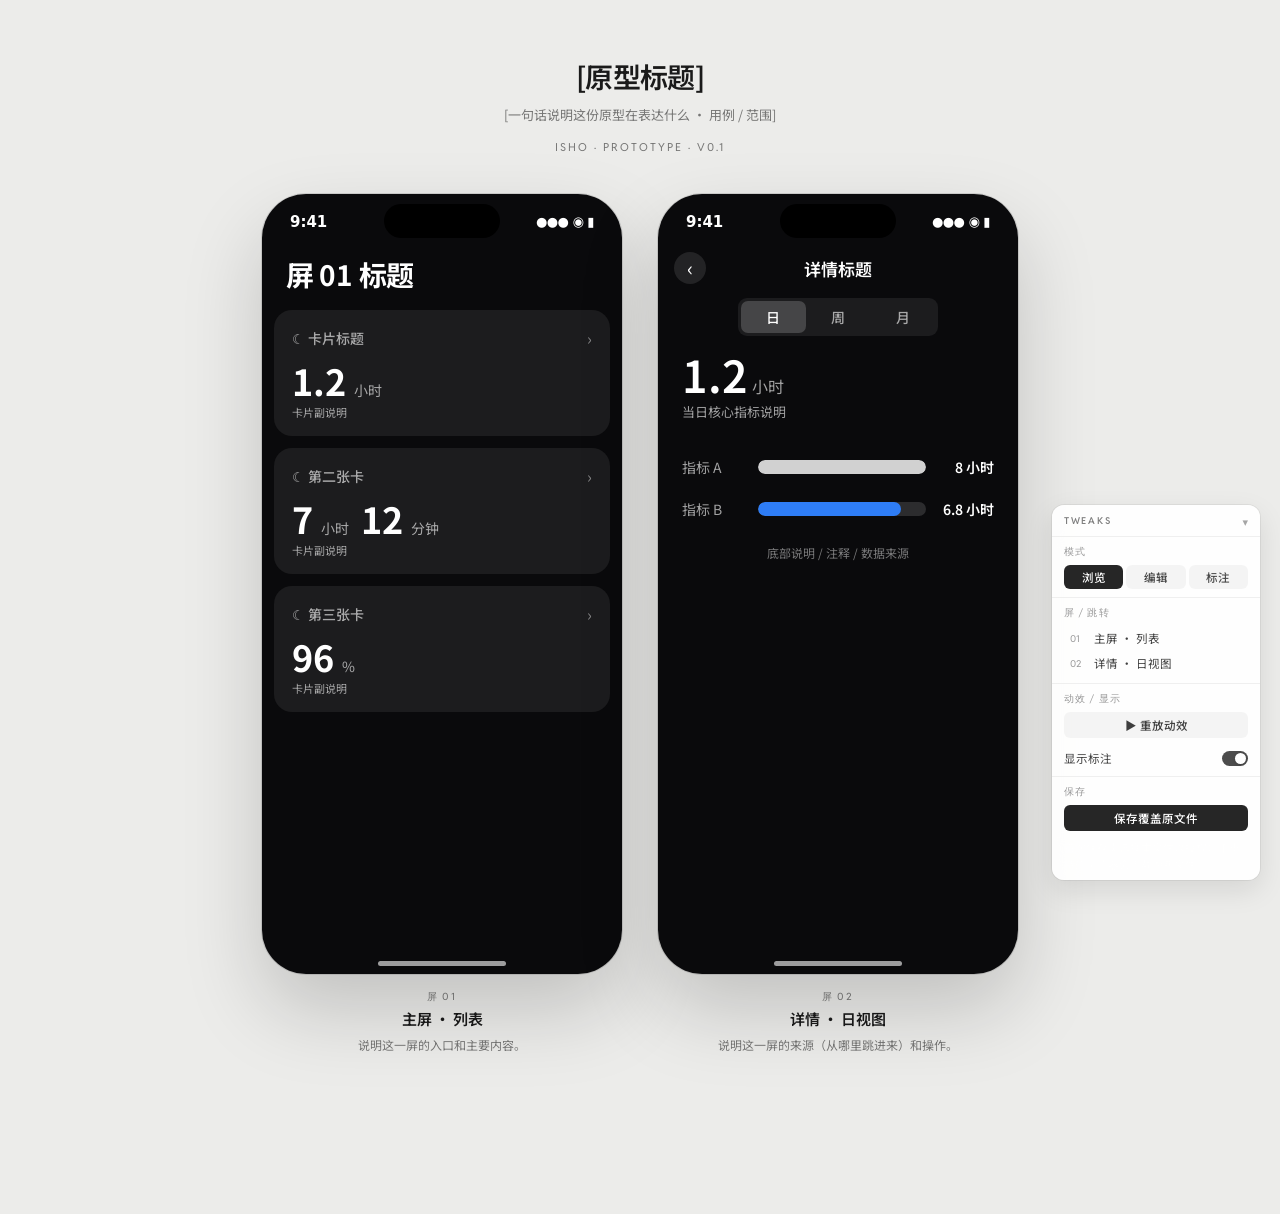
<file: prototype-template.html>
<!DOCTYPE html>
<html lang="zh-CN">
<head>
<meta charset="UTF-8">
<meta name="viewport" content="width=device-width, initial-scale=1.0">
<title>iSho · 原型模板</title>
<link rel="preconnect" href="https://fonts.googleapis.com">
<link rel="preconnect" href="https://fonts.gstatic.com" crossorigin>
<link href="https://fonts.googleapis.com/css2?family=Noto+Sans+SC:wght@300;400;500;600;700&family=Reddit+Sans:wght@300;400;500;600;700&display=swap" rel="stylesheet">
<style>
  /* ============ Tokens ============ */
  :root {
    --page-bg: #ECECEA;
    --page-ink: #1a1a1a;
    --page-muted: rgba(0,0,0,0.5);
    --page-line: rgba(0,0,0,0.08);

    --phone-bg: #0a0a0c;
    --phone-elev: #1c1c1e;
    --phone-elev-2: #2c2c2e;
    --phone-ink: #ffffff;
    --phone-ink-75: rgba(255,255,255,0.78);
    --phone-ink-60: rgba(255,255,255,0.62);
    --phone-ink-45: rgba(255,255,255,0.45);
    --phone-line: rgba(255,255,255,0.12);
    --accent: #2e7df6;
    --accent-soft: rgba(46,125,246,0.18);

    --annot-color: #ff8a3d;
    --annot-bg: rgba(255,138,61,0.95);

    --r-card: 18px;
    --r-phone: 44px;
    --font: "Noto Sans SC", -apple-system, BlinkMacSystemFont, "PingFang SC", "Helvetica Neue", system-ui, sans-serif;
    --mono: "Reddit Sans", ui-monospace, monospace;
  }

  /* ============ Reset & page ============ */
  * { box-sizing: border-box; }
  html, body { margin: 0; padding: 0; }
  body {
    background: var(--page-bg);
    color: var(--page-ink);
    font-family: var(--font);
    -webkit-font-smoothing: antialiased;
    min-height: 100vh;
  }
  ::-webkit-scrollbar { width: 0; height: 0; }
  button { font: inherit; border: 0; background: none; cursor: pointer; color: inherit; }

  /* ============ Page header ============ */
  .page-header {
    padding: 56px 32px 28px;
    text-align: center;
  }
  .page-header h1 {
    margin: 0 0 8px;
    font-size: 28px;
    font-weight: 600;
    letter-spacing: -0.02em;
  }
  .page-header .sub {
    margin: 0;
    font-size: 13px;
    color: var(--page-muted);
    line-height: 1.7;
    max-width: 720px;
    margin-inline: auto;
  }
  .page-header .meta {
    margin-top: 14px;
    font-family: var(--mono);
    font-size: 11px;
    letter-spacing: 0.18em;
    color: var(--page-muted);
    text-transform: uppercase;
  }

  /* ============ Stage / board ============ */
  .stage {
    position: relative;
    padding: 12px 28px 160px;
  }
  .board {
    display: grid;
    grid-template-columns: repeat(auto-fit, minmax(360px, max-content));
    justify-content: center;
    gap: 56px 36px;
    max-width: 1760px;
    margin: 0 auto;
  }
  .screen-wrap { display: flex; flex-direction: column; align-items: center; }
  .screen-caption {
    margin-top: 16px;
    text-align: center;
    max-width: 340px;
  }
  .screen-caption .st-num {
    font-family: var(--mono);
    font-size: 10px;
    letter-spacing: 0.18em;
    color: var(--page-muted);
    text-transform: uppercase;
  }
  .screen-caption .st-title {
    font-size: 15px;
    font-weight: 600;
    color: var(--page-ink);
    margin-top: 4px;
  }
  .screen-caption .st-desc {
    font-size: 12px;
    color: var(--page-muted);
    margin-top: 6px;
    line-height: 1.6;
  }

  /* ============ Phone frame ============ */
  .phone {
    width: 360px;
    height: 780px;
    border-radius: var(--r-phone);
    position: relative;
    overflow: hidden;
    background: var(--phone-bg);
    box-shadow: 0 36px 80px rgba(0,0,0,0.18), 0 0 0 1px rgba(0,0,0,0.12);
    color: var(--phone-ink);
  }
  .phone .island {
    position: absolute;
    top: 10px;
    left: 50%;
    transform: translateX(-50%);
    width: 116px;
    height: 34px;
    border-radius: 22px;
    background: #000;
    z-index: 50;
  }
  .phone .home-indicator {
    position: absolute;
    bottom: 8px;
    left: 50%;
    transform: translateX(-50%);
    width: 128px;
    height: 5px;
    border-radius: 999px;
    background: rgba(255,255,255,0.6);
    z-index: 60;
  }
  .status-bar {
    position: absolute;
    top: 0;
    left: 0;
    right: 0;
    z-index: 20;
    display: flex;
    align-items: center;
    justify-content: space-between;
    padding: 18px 28px 12px;
    color: var(--phone-ink);
    font-family: -apple-system, "SF Pro", system-ui;
    font-size: 15px;
    font-weight: 600;
    line-height: 20px;
  }
  .status-bar .icons {
    display: inline-flex;
    align-items: center;
    gap: 6px;
    font-size: 13px;
    letter-spacing: -0.5px;
  }
  .screen-body {
    position: absolute;
    inset: 0;
    padding-top: 52px;
    padding-bottom: 26px;
    display: flex;
    flex-direction: column;
    overflow: hidden;
    color: var(--phone-ink);
  }

  /* ============ Stub components (深色) ============ */
  .scr-title {
    padding: 8px 24px 16px;
    font-size: 28px;
    font-weight: 700;
    letter-spacing: -0.01em;
  }
  .scr-list {
    padding: 0 12px;
    flex: 1;
    overflow-y: auto;
  }
  .scr-card {
    background: var(--phone-elev);
    border-radius: var(--r-card);
    padding: 16px 18px;
    margin-bottom: 12px;
    position: relative;
  }
  .scr-card-h {
    display: flex;
    justify-content: space-between;
    align-items: center;
    margin-bottom: 12px;
  }
  .scr-card-t {
    font-size: 14px;
    color: var(--phone-ink-60);
    font-weight: 500;
  }
  .scr-card-arrow {
    color: var(--phone-ink-45);
    font-size: 16px;
  }
  .scr-card-main {
    display: flex;
    align-items: baseline;
    gap: 4px;
  }
  .scr-card-num {
    font-size: 36px;
    font-weight: 700;
    line-height: 1;
  }
  .scr-card-unit {
    font-size: 14px;
    color: var(--phone-ink-60);
    margin-left: 4px;
  }
  .scr-card-label {
    font-size: 11px;
    color: var(--phone-ink-60);
    margin-top: 4px;
  }
  .scr-detail-h {
    display: flex;
    align-items: center;
    padding: 8px 16px;
    height: 44px;
  }
  .scr-back {
    width: 32px;
    height: 32px;
    background: rgba(255,255,255,0.10);
    border-radius: 50%;
    display: inline-flex;
    align-items: center;
    justify-content: center;
    font-size: 20px;
    line-height: 1;
  }
  .scr-detail-title {
    flex: 1;
    text-align: center;
    font-size: 17px;
    font-weight: 600;
    margin-right: 32px;
  }
  .scr-tabs {
    display: flex;
    background: var(--phone-elev);
    border-radius: 9px;
    padding: 3px;
    margin: 8px 80px 16px;
  }
  .scr-tab {
    flex: 1;
    text-align: center;
    padding: 6px 0;
    font-size: 14px;
    color: var(--phone-ink-60);
    border-radius: 7px;
    font-weight: 500;
  }
  .scr-tab.on {
    background: rgba(255,255,255,0.18);
    color: var(--phone-ink);
  }
  .scr-big-num {
    padding: 0 24px 12px;
  }
  .scr-big-num .v {
    font-size: 44px;
    font-weight: 600;
    line-height: 1;
  }
  .scr-big-num .v .u {
    font-size: 16px;
    color: var(--phone-ink-60);
    font-weight: 400;
    margin-left: 4px;
  }
  .scr-big-num .l {
    font-size: 13px;
    color: var(--phone-ink-60);
    margin-top: 6px;
  }
  .scr-bars {
    padding: 24px 24px 0;
    display: flex;
    flex-direction: column;
    gap: 22px;
  }
  .scr-bar-row {
    display: flex;
    align-items: center;
    gap: 12px;
  }
  .scr-bar-key {
    font-size: 14px;
    color: var(--phone-ink-60);
    width: 64px;
    flex-shrink: 0;
  }
  .scr-bar-track {
    flex: 1;
    height: 14px;
    background: var(--phone-elev-2);
    border-radius: 7px;
    overflow: hidden;
  }
  .scr-bar-fill {
    height: 100%;
    border-radius: 7px;
    background: var(--phone-ink-75);
    transition: width 0.6s cubic-bezier(0.16, 1, 0.3, 1);
  }
  .scr-bar-fill.accent { background: var(--accent); }
  .scr-bar-val {
    font-size: 14px;
    font-weight: 600;
    min-width: 56px;
    text-align: right;
  }
  .scr-note {
    padding: 24px;
    font-size: 12px;
    color: var(--phone-ink-45);
    line-height: 1.6;
    text-align: center;
  }

  /* ============ Reveal animation ============ */
  .reveal {
    opacity: 0;
    transform: translateY(20px);
  }
  .reveal.in {
    animation: revealUp 0.7s cubic-bezier(0.16, 1, 0.3, 1) forwards;
  }
  @keyframes revealUp {
    to { opacity: 1; transform: none; }
  }

  /* ============ Tweaks panel ============ */
  .tweaks {
    position: fixed;
    right: 20px;
    bottom: 20px;
    z-index: 9000;
    width: 208px;
    background: rgba(255,255,255,0.92);
    color: #1a1a1a;
    border-radius: 12px;
    box-shadow: 0 10px 28px rgba(0,0,0,0.10), 0 0 0 1px rgba(0,0,0,0.06);
    backdrop-filter: blur(20px);
    -webkit-backdrop-filter: blur(20px);
    font-size: 12px;
    overflow: hidden;
    transition: transform 0.28s cubic-bezier(0.16, 1, 0.3, 1), opacity 0.2s ease;
  }
  .tweaks.collapsed {
    transform: translateY(calc(100% - 32px));
  }
  .tweaks-head {
    display: flex;
    align-items: center;
    justify-content: space-between;
    padding: 6px 12px;
    height: 32px;
    cursor: pointer;
    user-select: none;
    border-bottom: 1px solid rgba(0,0,0,0.06);
  }
  .tweaks-head .t {
    font-family: var(--mono);
    font-size: 9.5px;
    letter-spacing: 0.18em;
    text-transform: uppercase;
    color: rgba(0,0,0,0.5);
    font-weight: 600;
  }
  .tweaks-head .toggle {
    font-size: 11px;
    color: rgba(0,0,0,0.35);
    transition: transform 0.2s ease;
  }
  .tweaks.collapsed .tweaks-head .toggle { transform: rotate(180deg); }
  .tweaks-body {
    max-height: calc(80vh - 32px);
    overflow-y: auto;
  }
  .tweaks-section {
    padding: 8px 12px;
    border-bottom: 1px solid rgba(0,0,0,0.06);
  }
  .tweaks-section:last-child { border-bottom: 0; }
  .tweaks-section .label {
    font-family: var(--mono);
    font-size: 9.5px;
    letter-spacing: 0.14em;
    text-transform: uppercase;
    color: rgba(0,0,0,0.4);
    margin-bottom: 6px;
  }
  .tweaks-modes {
    display: grid;
    grid-template-columns: repeat(3, 1fr);
    gap: 3px;
  }
  .tweaks-modes button {
    padding: 4px 2px;
    font-size: 11.5px;
    font-weight: 500;
    border-radius: 6px;
    background: rgba(0,0,0,0.04);
    color: rgba(0,0,0,0.7);
    transition: background 0.2s ease, color 0.2s ease;
  }
  .tweaks-modes button:hover { background: rgba(0,0,0,0.07); }
  .tweaks-modes button.on {
    background: rgba(0,0,0,0.85);
    color: #fff;
  }
  .tweaks-screens {
    display: flex;
    flex-direction: column;
    gap: 1px;
  }
  .tweaks-screens button {
    text-align: left;
    padding: 4px 6px;
    border-radius: 6px;
    background: transparent;
    color: rgba(0,0,0,0.75);
    font-size: 11.5px;
    display: flex;
    align-items: center;
    gap: 6px;
  }
  .tweaks-screens button:hover {
    background: rgba(0,0,0,0.05);
  }
  .tweaks-screens button .num {
    font-family: var(--mono);
    font-size: 9.5px;
    color: rgba(0,0,0,0.4);
    min-width: 18px;
  }
  .tweaks-row {
    display: flex;
    gap: 3px;
    flex-wrap: wrap;
  }
  .tweaks-row button {
    flex: 1;
    min-width: 0;
    padding: 5px 8px;
    font-size: 11.5px;
    font-weight: 500;
    border-radius: 6px;
    background: rgba(0,0,0,0.04);
    color: rgba(0,0,0,0.75);
    white-space: nowrap;
  }
  .tweaks-row button:hover { background: rgba(0,0,0,0.07); }
  .tweaks-row button.primary {
    background: rgba(0,0,0,0.85);
    color: #fff;
  }
  .tweaks-row button.primary:hover { background: #000; }
  .tweaks-toggle {
    display: flex;
    align-items: center;
    justify-content: space-between;
    padding: 2px 0;
    font-size: 11.5px;
    color: rgba(0,0,0,0.75);
    cursor: pointer;
  }
  .tweaks-toggle .switch {
    width: 26px;
    height: 15px;
    border-radius: 999px;
    background: rgba(0,0,0,0.18);
    position: relative;
    transition: background 0.2s ease;
  }
  .tweaks-toggle .switch::after {
    content: "";
    position: absolute;
    top: 2px;
    left: 2px;
    width: 11px;
    height: 11px;
    border-radius: 50%;
    background: #fff;
    box-shadow: 0 1px 3px rgba(0,0,0,0.18);
    transition: transform 0.2s ease;
  }
  .tweaks-toggle.on .switch { background: rgba(0,0,0,0.7); }
  .tweaks-toggle.on .switch::after { transform: translateX(11px); }

  /* ============ Edit mode ============ */
  html.mode-edit .__edit:not([contenteditable="true"]) {
    cursor: text;
    outline: 1px dashed transparent;
    outline-offset: 2px;
    border-radius: 2px;
    transition: outline-color 0.15s ease, background 0.15s ease;
  }
  html.mode-edit .__edit:not([contenteditable="true"]):hover {
    outline-color: rgba(46,125,246,0.6);
    background: rgba(46,125,246,0.08);
  }
  html.mode-edit .__edit[contenteditable="true"] {
    outline: 2px solid var(--accent);
    outline-offset: 2px;
    background: rgba(46,125,246,0.12);
  }
  /* 编辑工具条（字号微调） */
  .edit-toolbar {
    position: absolute;
    z-index: 9500;
    display: none;
    gap: 4px;
    padding: 4px;
    background: rgba(20,20,22,0.96);
    border-radius: 10px;
    box-shadow: 0 8px 24px rgba(0,0,0,0.32), 0 0 0 1px rgba(255,255,255,0.08);
    backdrop-filter: blur(16px);
  }
  .edit-toolbar.show { display: inline-flex; }
  .edit-toolbar button {
    padding: 6px 10px;
    border-radius: 6px;
    font-size: 12px;
    font-weight: 500;
    color: rgba(255,255,255,0.9);
    background: rgba(255,255,255,0.06);
  }
  .edit-toolbar button:hover { background: rgba(255,255,255,0.16); }
  .edit-toolbar .sep {
    width: 1px;
    background: rgba(255,255,255,0.1);
    margin: 4px 2px;
  }
  .edit-toolbar .size-val {
    padding: 6px 8px;
    font-size: 11px;
    color: rgba(255,255,255,0.65);
    font-family: var(--mono);
    align-self: center;
  }

  /* ============ Annotate mode ============ */
  html.mode-annot [data-annot-target] {
    cursor: crosshair;
  }
  html.mode-annot [data-annot-target]:hover {
    outline: 2px dashed var(--annot-color);
    outline-offset: 3px;
  }
  /* 候选目标范围：编辑模式下任意可视组件 */
  html.mode-annot .phone *,
  html.mode-annot .screen-wrap * {
    /* 让所有屏内元素可被点击作为标注 target */
  }
  .annot-svg {
    position: absolute;
    inset: 0;
    width: 100%;
    height: 100%;
    pointer-events: none;
    z-index: 7000;
    overflow: visible;
  }
  .annot-svg path {
    fill: none;
    stroke: var(--annot-color);
    stroke-width: 1.5;
    stroke-dasharray: 4 3;
  }
  .annot-svg circle {
    fill: var(--annot-color);
  }
  .annot-layer {
    position: absolute;
    inset: 0;
    pointer-events: none;
    z-index: 7100;
  }
  .annot {
    position: absolute;
    pointer-events: auto;
    background: rgba(255,255,255,0.98);
    color: #1a1a1a;
    padding: 7px 10px;
    border-radius: 8px;
    font-size: 12px;
    line-height: 1.5;
    width: max-content;
    max-width: 320px;
    border: 1px solid rgba(0,0,0,0.08);
    box-shadow: 0 4px 14px rgba(0,0,0,0.10);
    cursor: move;
    white-space: pre-wrap;
    overflow-wrap: anywhere;
    word-break: normal;
    user-select: none;
  }
  .annot:empty::before {
    content: "标注…";
    color: rgba(0,0,0,0.3);
  }
  .annot[contenteditable="true"] {
    outline: 2px solid var(--annot-color);
    outline-offset: 2px;
    background: #fff;
    cursor: text;
    user-select: text;
  }
  .annot.dragging {
    box-shadow: 0 8px 20px rgba(0,0,0,0.18);
    opacity: 0.92;
  }
  .annot .x {
    position: absolute;
    top: -7px;
    right: -7px;
    width: 18px;
    height: 18px;
    border-radius: 50%;
    background: #fff;
    color: rgba(0,0,0,0.55);
    font-size: 13px;
    font-weight: 600;
    line-height: 1;
    display: flex;
    align-items: center;
    justify-content: center;
    cursor: pointer;
    border: 1px solid rgba(0,0,0,0.12);
    box-shadow: 0 1px 3px rgba(0,0,0,0.06);
    opacity: 0;
    transition: opacity 0.15s ease;
  }
  .annot:hover .x,
  .annot[contenteditable="true"] .x { opacity: 1; }
  body.hide-annots .annot-svg,
  body.hide-annots .annot-layer { display: none; }

  /* ============ Save toast ============ */
  .toast {
    position: fixed;
    bottom: 24px;
    left: 50%;
    transform: translateX(-50%) translateY(40px);
    z-index: 9999;
    padding: 12px 22px;
    background: rgba(20,20,22,0.96);
    color: #fff;
    border-radius: 999px;
    font-size: 13px;
    box-shadow: 0 12px 32px rgba(0,0,0,0.28);
    opacity: 0;
    transition: opacity 0.25s ease, transform 0.25s ease;
    pointer-events: none;
  }
  .toast.show {
    opacity: 1;
    transform: translateX(-50%) translateY(0);
  }
  .toast.error { background: #c93434; }

  /* ============ Responsive ============ */
  @media (max-width: 760px) {
    .tweaks { width: calc(100% - 32px); right: 16px; bottom: 16px; }
    .page-header { padding: 32px 16px 16px; }
    .stage { padding: 8px 16px 200px; }
  }
</style>
</head>
<body>

  <!-- ============ Page header ============ -->
  <header class="page-header">
    <h1 class="__edit">[原型标题]</h1>
    <p class="sub __edit">[一句话说明这份原型在表达什么 · 用例 / 范围]</p>
    <div class="meta __edit">iSho · prototype · v0.1</div>
  </header>

  <!-- ============ Stage / board ============ -->
  <main class="stage">
    <div class="board" id="board">

      <!-- ===== 屏 01 · 列表（stub，删改/复制） ===== -->
      <div class="screen-wrap reveal" data-screen="screen-1" data-screen-title="主屏 · 列表">
        <div class="phone">
          <div class="island"></div>
          <div class="status-bar">
            <span class="__edit">9:41</span>
            <span class="icons __edit">●●● ◉ ▮</span>
          </div>
          <div class="screen-body">
            <div class="scr-title __edit">屏 01 标题</div>
            <div class="scr-list">

              <div class="scr-card">
                <div class="scr-card-h">
                  <span class="scr-card-t __edit">☾ 卡片标题</span>
                  <span class="scr-card-arrow __edit">›</span>
                </div>
                <div class="scr-card-main">
                  <span class="scr-card-num __edit">1.2</span>
                  <span class="scr-card-unit __edit">小时</span>
                </div>
                <div class="scr-card-label __edit">卡片副说明</div>
              </div>

              <div class="scr-card">
                <div class="scr-card-h">
                  <span class="scr-card-t __edit">☾ 第二张卡</span>
                  <span class="scr-card-arrow __edit">›</span>
                </div>
                <div class="scr-card-main">
                  <span class="scr-card-num __edit">7</span>
                  <span class="scr-card-unit __edit">小时</span>
                  <span class="scr-card-num __edit" style="margin-left:8px;">12</span>
                  <span class="scr-card-unit __edit">分钟</span>
                </div>
                <div class="scr-card-label __edit">卡片副说明</div>
              </div>

              <div class="scr-card">
                <div class="scr-card-h">
                  <span class="scr-card-t __edit">☾ 第三张卡</span>
                  <span class="scr-card-arrow __edit">›</span>
                </div>
                <div class="scr-card-main">
                  <span class="scr-card-num __edit">96</span>
                  <span class="scr-card-unit __edit">%</span>
                </div>
                <div class="scr-card-label __edit">卡片副说明</div>
              </div>

            </div>
          </div>
          <div class="home-indicator"></div>
        </div>
        <div class="screen-caption">
          <div class="st-num __edit">屏 01</div>
          <div class="st-title __edit">主屏 · 列表</div>
          <div class="st-desc __edit">说明这一屏的入口和主要内容。</div>
        </div>
      </div>

      <!-- ===== 屏 02 · 详情（stub） ===== -->
      <div class="screen-wrap reveal" data-screen="screen-2" data-screen-title="详情 · 日视图">
        <div class="phone">
          <div class="island"></div>
          <div class="status-bar">
            <span class="__edit">9:41</span>
            <span class="icons __edit">●●● ◉ ▮</span>
          </div>
          <div class="screen-body">
            <div class="scr-detail-h">
              <div class="scr-back __edit">‹</div>
              <div class="scr-detail-title __edit">详情标题</div>
            </div>
            <div class="scr-tabs">
              <div class="scr-tab on __edit">日</div>
              <div class="scr-tab __edit">周</div>
              <div class="scr-tab __edit">月</div>
            </div>
            <div class="scr-big-num">
              <div class="v"><span class="__edit">1.2</span><span class="u __edit">小时</span></div>
              <div class="l __edit">当日核心指标说明</div>
            </div>
            <div class="scr-bars">
              <div class="scr-bar-row">
                <span class="scr-bar-key __edit">指标 A</span>
                <div class="scr-bar-track">
                  <div class="scr-bar-fill" style="width: 100%;"></div>
                </div>
                <span class="scr-bar-val __edit">8 小时</span>
              </div>
              <div class="scr-bar-row">
                <span class="scr-bar-key __edit">指标 B</span>
                <div class="scr-bar-track">
                  <div class="scr-bar-fill accent" style="width: 85%;"></div>
                </div>
                <span class="scr-bar-val __edit">6.8 小时</span>
              </div>
            </div>
            <div class="scr-note __edit">底部说明 / 注释 / 数据来源</div>
          </div>
          <div class="home-indicator"></div>
        </div>
        <div class="screen-caption">
          <div class="st-num __edit">屏 02</div>
          <div class="st-title __edit">详情 · 日视图</div>
          <div class="st-desc __edit">说明这一屏的来源（从哪里跳进来）和操作。</div>
        </div>
      </div>

    </div>

    <!-- 标注层（连线 + 文本框） -->
    <svg class="annot-svg" id="annot-svg" xmlns="http://www.w3.org/2000/svg"></svg>
    <div class="annot-layer" id="annot-layer"></div>
  </main>

  <!-- ============ Tweaks panel ============ -->
  <aside class="tweaks" id="tweaks">
    <div class="tweaks-head" id="tweaks-head">
      <span class="t">Tweaks</span>
      <span class="toggle">▾</span>
    </div>
    <div class="tweaks-body">

      <div class="tweaks-section">
        <div class="label">模式</div>
        <div class="tweaks-modes" id="mode-buttons">
          <button data-mode="browse" class="on">浏览</button>
          <button data-mode="edit">编辑</button>
          <button data-mode="annot">标注</button>
        </div>
      </div>

      <div class="tweaks-section">
        <div class="label">屏 / 跳转</div>
        <div class="tweaks-screens" id="screen-list"></div>
      </div>

      <div class="tweaks-section">
        <div class="label">动效 / 显示</div>
        <div class="tweaks-row" style="margin-bottom: 10px;">
          <button id="btn-replay">▶ 重放动效</button>
        </div>
        <div class="tweaks-toggle" id="annot-toggle">
          <span>显示标注</span>
          <span class="switch"></span>
        </div>
      </div>

      <div class="tweaks-section">
        <div class="label">保存</div>
        <div class="tweaks-row">
          <button id="btn-save" class="primary">保存覆盖原文件</button>
        </div>
        <div style="font-size:11px;color:rgba(255,255,255,0.5);margin-top:8px;line-height:1.5;">
          首次保存需选择本文件以授权；不支持的浏览器会下载为新文件。
        </div>
      </div>

    </div>
  </aside>

  <!-- 浮动编辑工具条 -->
  <div class="edit-toolbar" id="edit-toolbar">
    <button data-cmd="size-down" title="字号减小">A−</button>
    <span class="size-val" id="size-val">—</span>
    <button data-cmd="size-up" title="字号增大">A+</button>
    <span class="sep"></span>
    <button data-cmd="bold" title="加粗"><b>B</b></button>
    <button data-cmd="size-reset" title="重置字号">↺</button>
  </div>

  <div class="toast" id="toast"></div>

  <script>
  (function () {
    'use strict';

    /* ============ 全局状态 ============ */
    const state = {
      mode: 'browse',          // browse | edit | annot
      annotsHidden: false,
      fileHandle: null,        // File System Access API handle
    };

    const $ = (sel, root = document) => root.querySelector(sel);
    const $$ = (sel, root = document) => Array.from(root.querySelectorAll(sel));

    const board = $('#board');
    const annotSvg = $('#annot-svg');
    const annotLayer = $('#annot-layer');
    const editToolbar = $('#edit-toolbar');
    const sizeValEl = $('#size-val');
    const toastEl = $('#toast');

    /* ============ Toast ============ */
    let toastTimer = null;
    function toast(msg, type = 'ok') {
      toastEl.textContent = msg;
      toastEl.classList.toggle('error', type === 'error');
      toastEl.classList.add('show');
      clearTimeout(toastTimer);
      toastTimer = setTimeout(() => toastEl.classList.remove('show'), 2400);
    }

    /* ============ 模式切换 ============ */
    function setMode(mode) {
      state.mode = mode;
      document.documentElement.classList.remove('mode-browse', 'mode-edit', 'mode-annot');
      document.documentElement.classList.add('mode-' + mode);
      $$('#mode-buttons button').forEach(b => {
        b.classList.toggle('on', b.dataset.mode === mode);
      });
      // 退出编辑模式时收起工具条 + 清空 contenteditable
      if (mode !== 'edit') {
        editToolbar.classList.remove('show');
        $$('.__edit[contenteditable="true"]').forEach(el => {
          el.removeAttribute('contenteditable');
        });
      }
    }
    $$('#mode-buttons button').forEach(btn => {
      btn.addEventListener('click', () => setMode(btn.dataset.mode));
    });

    /* ============ 屏导航（自动收集 [data-screen]） ============ */
    function buildScreenList() {
      const list = $('#screen-list');
      list.innerHTML = '';
      $$('[data-screen]', board).forEach((wrap, i) => {
        const num = String(i + 1).padStart(2, '0');
        const title = wrap.dataset.screenTitle || wrap.dataset.screen;
        const btn = document.createElement('button');
        btn.innerHTML = `<span class="num">${num}</span><span>${title}</span>`;
        btn.addEventListener('click', () => {
          wrap.scrollIntoView({ behavior: 'smooth', block: 'center' });
          // 短暂高亮
          wrap.style.transition = 'transform 0.4s ease';
          wrap.style.transform = 'scale(1.02)';
          setTimeout(() => { wrap.style.transform = ''; }, 480);
        });
        list.appendChild(btn);
      });
    }
    buildScreenList();

    /* ============ 重放动效 ============ */
    function replayAnimations() {
      $$('.reveal').forEach(el => {
        el.classList.remove('in');
        // 强制重排
        void el.offsetWidth;
      });
      // 重新触发 IntersectionObserver
      requestAnimationFrame(() => observeReveal());
      // 同时触发条形图动画
      $$('.scr-bar-fill').forEach(el => {
        const w = el.style.width;
        el.style.transition = 'none';
        el.style.width = '0%';
        void el.offsetWidth;
        el.style.transition = '';
        el.style.width = w;
      });
    }
    $('#btn-replay').addEventListener('click', replayAnimations);

    function observeReveal() {
      const io = new IntersectionObserver((entries) => {
        entries.forEach(e => {
          if (e.isIntersecting) {
            e.target.classList.add('in');
            io.unobserve(e.target);
          }
        });
      }, { threshold: 0.12 });
      $$('.reveal').forEach(el => io.observe(el));
    }
    observeReveal();

    /* ============ 标注显隐 toggle ============ */
    const annotToggle = $('#annot-toggle');
    annotToggle.classList.add('on');
    annotToggle.addEventListener('click', () => {
      state.annotsHidden = !state.annotsHidden;
      document.body.classList.toggle('hide-annots', state.annotsHidden);
      annotToggle.classList.toggle('on', !state.annotsHidden);
    });

    /* ============ Tweaks 折叠 ============ */
    $('#tweaks-head').addEventListener('click', () => {
      $('#tweaks').classList.toggle('collapsed');
    });

    /* ============ 编辑模式：contenteditable + 字号工具条 ============ */
    function isEditable(el) {
      return el && el.classList && el.classList.contains('__edit');
    }

    function enterEdit(el) {
      if (state.mode !== 'edit') return;
      if (el.isContentEditable) return;
      // 关掉别的 editing 元素
      $$('.__edit[contenteditable="true"]').forEach(o => {
        if (o !== el) o.removeAttribute('contenteditable');
      });
      el.contentEditable = 'true';
      el.focus();
      // 全选当前内容（首次点击直接覆盖输入）
      const sel = window.getSelection();
      sel.removeAllRanges();
      const range = document.createRange();
      range.selectNodeContents(el);
      sel.addRange(range);
      showEditToolbar(el);
    }

    function exitEdit(el) {
      if (!el || !el.classList) return;
      el.removeAttribute('contenteditable');
    }

    function getCurrentFontSize(el) {
      const inline = el.style.fontSize;
      if (inline) return parseFloat(inline);
      return parseFloat(getComputedStyle(el).fontSize) || 14;
    }

    function setFontSize(el, px) {
      el.style.fontSize = px + 'px';
      sizeValEl.textContent = Math.round(px) + 'px';
      positionEditToolbar(el);
    }

    function showEditToolbar(el) {
      editToolbar.dataset.targetSize = getCurrentFontSize(el);
      sizeValEl.textContent = Math.round(getCurrentFontSize(el)) + 'px';
      editToolbar.classList.add('show');
      positionEditToolbar(el);
    }

    function positionEditToolbar(el) {
      if (!el) return;
      const rect = el.getBoundingClientRect();
      const tbRect = editToolbar.getBoundingClientRect();
      // 默认放在元素右上角；超出视口时切到下方
      let top = rect.top - tbRect.height - 8 + window.scrollY;
      let left = rect.left + window.scrollX;
      if (top < window.scrollY + 4) top = rect.bottom + 8 + window.scrollY;
      // 限制不超出视口右边
      const maxLeft = window.scrollX + window.innerWidth - tbRect.width - 8;
      if (left > maxLeft) left = maxLeft;
      if (left < window.scrollX + 8) left = window.scrollX + 8;
      editToolbar.style.top = top + 'px';
      editToolbar.style.left = left + 'px';
    }

    document.addEventListener('click', (e) => {
      if (state.mode !== 'edit') return;
      const el = e.target.closest('.__edit');
      if (el) {
        enterEdit(el);
      } else if (!e.target.closest('.edit-toolbar')) {
        // 点空白处退出当前编辑
        $$('.__edit[contenteditable="true"]').forEach(exitEdit);
        editToolbar.classList.remove('show');
      }
    });

    // 编辑工具条点击
    editToolbar.addEventListener('mousedown', (e) => {
      // 不让 toolbar 自身的 mousedown 触发 blur 进而失焦
      e.preventDefault();
    });
    editToolbar.addEventListener('click', (e) => {
      const btn = e.target.closest('button');
      if (!btn) return;
      const cmd = btn.dataset.cmd;
      const focused = $('.__edit[contenteditable="true"]');
      if (!focused) return;
      const cur = getCurrentFontSize(focused);
      if (cmd === 'size-up') setFontSize(focused, cur + 1);
      else if (cmd === 'size-down') setFontSize(focused, Math.max(8, cur - 1));
      else if (cmd === 'size-reset') {
        focused.style.fontSize = '';
        sizeValEl.textContent = Math.round(getCurrentFontSize(focused)) + 'px';
      } else if (cmd === 'bold') {
        document.execCommand('bold');
      }
    });

    // 滚动 / resize 时跟随
    window.addEventListener('scroll', () => {
      const focused = $('.__edit[contenteditable="true"]');
      if (focused && editToolbar.classList.contains('show')) positionEditToolbar(focused);
      relayoutAnnotations();
    }, { passive: true });
    window.addEventListener('resize', () => {
      const focused = $('.__edit[contenteditable="true"]');
      if (focused && editToolbar.classList.contains('show')) positionEditToolbar(focused);
      relayoutAnnotations();
    });

    /* ============ 标注模式 ============ */
    let annotSeq = 0;
    function nextAnnotId() { return 'a' + (++annotSeq); }

    // 把目标元素稳定标记到 data-annot-id（便于序列化）
    function ensureTargetId(el) {
      if (!el.dataset.annotKey) {
        el.dataset.annotKey = 'k' + Math.random().toString(36).slice(2, 9);
      }
      return el.dataset.annotKey;
    }

    function findTargetByKey(key) {
      return board.querySelector('[data-annot-key="' + key + '"]');
    }

    function relayoutAnnotations() {
      $$('.annot', annotLayer).forEach(updateAnnotLine);
    }

    function updateAnnotLine(annot) {
      const key = annot.dataset.target;
      const target = findTargetByKey(key);
      const path = annotSvg.querySelector('[data-for="' + annot.dataset.id + '"]');
      const dot = annotSvg.querySelector('[data-for-dot="' + annot.dataset.id + '"]');
      if (!target || !path) return;
      const stageRect = annotLayer.getBoundingClientRect();
      const tRect = target.getBoundingClientRect();
      const aRect = annot.getBoundingClientRect();
      // 转成 stage 坐标系
      const t = {
        x: tRect.left + tRect.width / 2 - stageRect.left,
        y: tRect.top + tRect.height / 2 - stageRect.top,
      };
      const a = {
        x: aRect.left - stageRect.left,
        y: aRect.top + aRect.height / 2 - stageRect.top,
      };
      // 从标注左侧 → target 中心
      const c1x = a.x - 30;
      const c1y = a.y;
      const c2x = t.x + 30;
      const c2y = t.y;
      path.setAttribute('d', `M ${a.x} ${a.y} C ${c1x} ${c1y}, ${c2x} ${c2y}, ${t.x} ${t.y}`);
      if (dot) {
        dot.setAttribute('cx', t.x);
        dot.setAttribute('cy', t.y);
      }
    }

    function createAnnot(target, opts = {}) {
      const id = opts.id || nextAnnotId();
      const key = ensureTargetId(target);
      const stageRect = annotLayer.getBoundingClientRect();
      const tRect = target.getBoundingClientRect();

      const annot = document.createElement('div');
      annot.className = 'annot';
      annot.dataset.id = id;
      annot.dataset.target = key;
      annot.contentEditable = 'true';
      annot.textContent = opts.text || '';

      const closeBtn = document.createElement('span');
      closeBtn.className = 'x';
      closeBtn.textContent = '×';
      closeBtn.addEventListener('mousedown', (e) => { e.stopPropagation(); });
      closeBtn.addEventListener('click', (e) => {
        e.stopPropagation();
        removeAnnot(annot);
      });
      annot.appendChild(closeBtn);

      // 临时放屏外，append 后用实际宽高定位（避免被推到屏外被压成竖排）
      annot.style.left = '-9999px';
      annot.style.top = '0px';
      annotLayer.appendChild(annot);

      let left, top;
      if (opts.left != null && opts.top != null) {
        left = opts.left;
        top = opts.top;
      } else {
        // 用 max-width 作为最坏估计宽度——空标注 offsetWidth 很小，但用户输入后会撑到 240
        const aw = Math.max(annot.offsetWidth, 200);
        const ah = annot.offsetHeight;
        const stageWidth = annotLayer.offsetWidth;
        // 默认放右侧
        left = (tRect.right - stageRect.left) + 24;
        top = (tRect.top - stageRect.top) + tRect.height / 2 - ah / 2;
        // 右侧放不下 → 挪到左侧
        if (left + aw + 8 > stageWidth) {
          left = (tRect.left - stageRect.left) - aw - 24;
        }
        if (left < 8) left = 8;
        if (top < 8) top = 8;
      }
      annot.style.left = left + 'px';
      annot.style.top = top + 'px';

      // 连线 path + 端点圆
      const svgNs = 'http://www.w3.org/2000/svg';
      const path = document.createElementNS(svgNs, 'path');
      path.dataset.for = id;
      annotSvg.appendChild(path);
      const dot = document.createElementNS(svgNs, 'circle');
      dot.setAttribute('r', '3.5');
      dot.dataset.forDot = id;
      annotSvg.appendChild(dot);

      makeAnnotDraggable(annot);

      // 立刻聚焦，方便输入
      if (!opts.skipFocus) {
        setTimeout(() => {
          annot.focus();
          const sel = window.getSelection();
          sel.removeAllRanges();
          const r = document.createRange();
          r.selectNodeContents(annot);
          sel.addRange(r);
        }, 0);
      }

      updateAnnotLine(annot);
      return annot;
    }

    function removeAnnot(annot) {
      const id = annot.dataset.id;
      const path = annotSvg.querySelector('[data-for="' + id + '"]');
      const dot = annotSvg.querySelector('[data-for-dot="' + id + '"]');
      if (path) path.remove();
      if (dot) dot.remove();
      annot.remove();
    }

    function makeAnnotDraggable(annot) {
      annot.addEventListener('mousedown', (e) => {
        if (e.target.classList.contains('x')) return;
        const r = annot.getBoundingClientRect();
        const offsetX = e.clientX - r.left;
        const offsetY = e.clientY - r.top;
        const startX = e.clientX, startY = e.clientY;
        let dragging = false;

        function onMove(ev) {
          if (!dragging) {
            // 4px 阈值后才进入拖动，避免和单击/文本选择冲突
            if (Math.abs(ev.clientX - startX) < 4 && Math.abs(ev.clientY - startY) < 4) return;
            dragging = true;
            // 拖动开始：退出编辑态 + 清选区
            if (annot.isContentEditable) annot.removeAttribute('contenteditable');
            const sel = window.getSelection();
            if (sel) sel.removeAllRanges();
            annot.classList.add('dragging');
          }
          ev.preventDefault();
          const stageRect = annotLayer.getBoundingClientRect();
          annot.style.left = (ev.clientX - stageRect.left - offsetX) + 'px';
          annot.style.top = (ev.clientY - stageRect.top - offsetY) + 'px';
          updateAnnotLine(annot);
        }

        function onUp() {
          window.removeEventListener('mousemove', onMove);
          window.removeEventListener('mouseup', onUp);
          if (dragging) annot.classList.remove('dragging');
        }

        window.addEventListener('mousemove', onMove);
        window.addEventListener('mouseup', onUp);
      });
    }

    // 标注模式下点击 target 创建标注
    document.addEventListener('click', (e) => {
      if (state.mode !== 'annot') return;
      // 忽略 tweaks / 标注本身 / 编辑工具条
      if (e.target.closest('.tweaks') || e.target.closest('.annot') || e.target.closest('.edit-toolbar')) return;
      // 只在 board 内创建
      const target = e.target.closest('.phone, .screen-caption, .screen-wrap');
      if (!target || !board.contains(target)) return;
      // 允许把任意 inner 元素作为 target；如果点的是 phone 框本身，仍以最具体的 inner 为准
      const inner = e.target.closest('.scr-card, .scr-tabs, .scr-tab, .scr-bar-row, .scr-detail-h, .scr-back, .scr-detail-title, .scr-title, .scr-card-t, .scr-card-num, .scr-card-label, .scr-big-num, .scr-note, .island, .home-indicator, .status-bar, .screen-caption, .screen-body');
      const real = inner && target.contains(inner) ? inner : target;
      createAnnot(real);
      e.preventDefault();
      e.stopPropagation();
    }, true);

    /* ============ 保存：File System Access API + 下载兜底 ============ */
    function cleanCloneForSave() {
      const clone = document.documentElement.cloneNode(true);
      // 1. 去掉 mode-* class
      clone.classList.remove('mode-browse', 'mode-edit', 'mode-annot');
      // 2. 去掉 reveal in（恢复初始）→ 不动；保留 in 才能让保存后打开看起来一样
      // 3. 标注层保留（含 SVG / 文本框 contenteditable=false）
      clone.querySelectorAll('.annot').forEach(el => {
        el.removeAttribute('contenteditable');
      });
      clone.querySelectorAll('.__edit[contenteditable]').forEach(el => {
        el.removeAttribute('contenteditable');
      });
      // 4. tweaks panel 不持久化"折叠"状态
      const tw = clone.querySelector('.tweaks');
      if (tw) tw.classList.remove('collapsed');
      // 5. toast 清空
      const t = clone.querySelector('.toast');
      if (t) {
        t.classList.remove('show', 'error');
        t.textContent = '';
      }
      // 6. 编辑工具条清掉 inline style 与 show class
      const tb = clone.querySelector('.edit-toolbar');
      if (tb) {
        tb.classList.remove('show');
        tb.style.cssText = '';
      }
      // 7. body 上的 hide-annots 保留，让用户的偏好持久化
      return '<!DOCTYPE html>\n' + clone.outerHTML;
    }

    async function saveViaFSA() {
      const html = cleanCloneForSave();
      try {
        if (!state.fileHandle) {
          if (!window.showSaveFilePicker) throw new Error('NO_FSA');
          const suggested = (location.pathname.split('/').pop() || 'prototype.html').split('?')[0];
          state.fileHandle = await window.showSaveFilePicker({
            suggestedName: suggested,
            types: [{ description: 'HTML', accept: { 'text/html': ['.html', '.htm'] } }],
          });
        }
        // 写权限验证
        const perm = await state.fileHandle.queryPermission({ mode: 'readwrite' });
        if (perm !== 'granted') {
          const ask = await state.fileHandle.requestPermission({ mode: 'readwrite' });
          if (ask !== 'granted') throw new Error('PERM_DENIED');
        }
        const w = await state.fileHandle.createWritable();
        await w.write(html);
        await w.close();
        toast('已覆盖保存 · ' + state.fileHandle.name);
      } catch (err) {
        if (err && err.name === 'AbortError') return; // 用户取消
        if (err && err.message === 'NO_FSA') {
          fallbackDownload(html);
        } else {
          console.error(err);
          toast('保存失败：' + (err.message || err), 'error');
        }
      }
    }

    function fallbackDownload(html) {
      const blob = new Blob([html], { type: 'text/html;charset=utf-8' });
      const url = URL.createObjectURL(blob);
      const a = document.createElement('a');
      a.href = url;
      a.download = (location.pathname.split('/').pop() || 'prototype.html').split('?')[0];
      a.click();
      URL.revokeObjectURL(url);
      toast('当前浏览器不支持原地覆盖 · 已下载新文件');
    }

    $('#btn-save').addEventListener('click', saveViaFSA);

    // Cmd/Ctrl+S 触发保存
    window.addEventListener('keydown', (e) => {
      if ((e.metaKey || e.ctrlKey) && e.key.toLowerCase() === 's') {
        e.preventDefault();
        saveViaFSA();
      }
      // Esc 退出编辑/标注模式
      if (e.key === 'Escape' && state.mode !== 'browse') {
        setMode('browse');
      }
    });

    /* ============ 初始化：恢复已存的标注（若文件里已有 .annot DOM） ============ */
    function rebindExistingAnnots() {
      $$('.annot', annotLayer).forEach(annot => {
        // 给目标元素恢复 key 索引
        const id = annot.dataset.id || nextAnnotId();
        annot.dataset.id = id;
        // 恢复 close 按钮（如果序列化丢失）
        if (!annot.querySelector('.x')) {
          const closeBtn = document.createElement('span');
          closeBtn.className = 'x';
          closeBtn.textContent = '×';
          closeBtn.addEventListener('click', (e) => { e.stopPropagation(); removeAnnot(annot); });
          annot.appendChild(closeBtn);
        } else {
          annot.querySelector('.x').addEventListener('click', (e) => { e.stopPropagation(); removeAnnot(annot); });
        }
        // 标注内容默认非编辑态
        annot.removeAttribute('contenteditable');
        // 让标注模式 / 双击进入编辑
        annot.addEventListener('dblclick', () => {
          annot.contentEditable = 'true';
          annot.focus();
        });
        annot.addEventListener('blur', () => annot.removeAttribute('contenteditable'));
        makeAnnotDraggable(annot);
        updateAnnotLine(annot);
      });
      // SVG path/circle 在文件里序列化下来即可，无需重建
    }
    rebindExistingAnnots();

    // 也给新创建的标注挂双击进入编辑（createAnnot 内已默认 contentEditable，但 blur 后需要重新进入）
    document.addEventListener('dblclick', (e) => {
      const an = e.target.closest('.annot');
      if (!an) return;
      an.contentEditable = 'true';
      an.focus();
    });
    document.addEventListener('blur', (e) => {
      if (e.target && e.target.classList && e.target.classList.contains('annot')) {
        e.target.removeAttribute('contenteditable');
      }
    }, true);

    setMode('browse');
  })();
  </script>

</body>
</html>
</file>
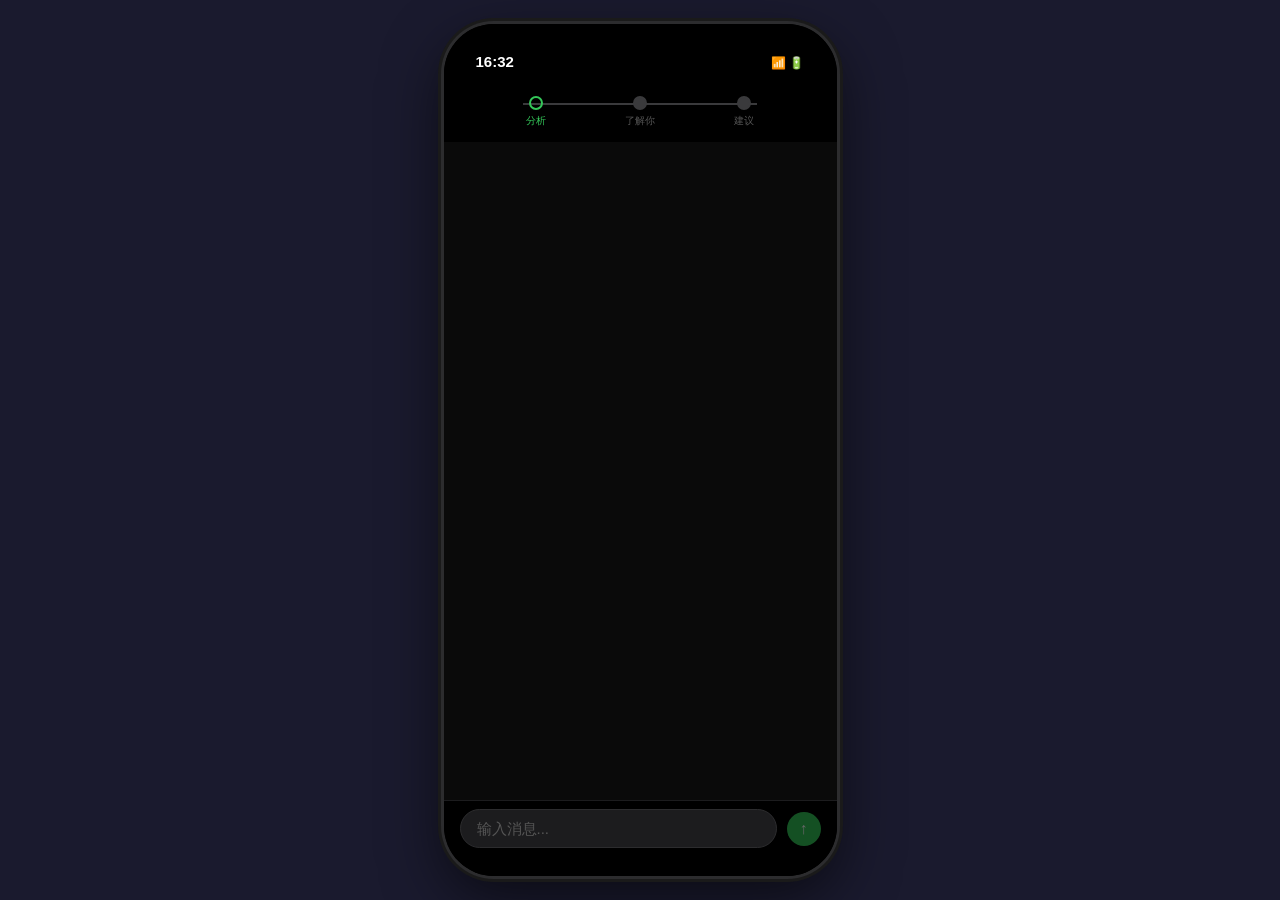
<file: isho-agent/prd/onboarding-flow-prototype.html>
<!DOCTYPE html>
<html lang="zh-CN">
<head>
<meta charset="UTF-8">
<meta name="viewport" content="width=device-width, initial-scale=1.0">
<title>iSho Onboarding Flow Prototype</title>
<style>
  /* ── Reset & Base ── */
  *, *::before, *::after { box-sizing: border-box; margin: 0; padding: 0; }

  :root {
    --brand-green: #34C759;
    --brand-green-dark: #28a745;
    --brand-green-light: #E8F5E9;
    --agent-bg: #1C1C1E;
    --agent-text: #FFFFFF;
    --user-bg: #D4F5DC;
    --user-text: #1C1C1E;
    --system-bg: #F5F5F7;
    --system-text: #8E8E93;
    --bg-dark: #000000;
    --bg-chat: #0A0A0A;
    --text-primary: #FFFFFF;
    --text-secondary: #8E8E93;
    --divider: #2C2C2E;
    --option-bg: #2C2C2E;
    --option-hover: #3A3A3C;
    --option-selected-bg: rgba(52, 199, 89, 0.15);
    --option-selected-border: var(--brand-green);
    --cta-shadow: 0 4px 16px rgba(52, 199, 89, 0.3);
    --bubble-radius: 18px;
    --bubble-radius-sm: 6px;
    --font: -apple-system, BlinkMacSystemFont, 'SF Pro Display', 'Helvetica Neue', sans-serif;
  }

  body {
    font-family: var(--font);
    background: #1a1a2e;
    display: flex;
    justify-content: center;
    align-items: center;
    min-height: 100vh;
    padding: 20px;
    -webkit-font-smoothing: antialiased;
  }

  /* ── iPhone Frame ── */
  .iphone-frame {
    width: 393px;
    height: 852px;
    background: var(--bg-dark);
    border-radius: 50px;
    position: relative;
    overflow: hidden;
    display: flex;
    flex-direction: column;
    box-shadow:
      0 0 0 3px #2C2C2E,
      0 0 0 6px #1a1a1a,
      0 20px 60px rgba(0,0,0,0.6);
  }

  /* ── Status Bar ── */
  .status-bar {
    height: 54px;
    display: flex;
    align-items: flex-end;
    justify-content: space-between;
    padding: 0 32px 8px;
    background: var(--bg-dark);
    position: relative;
    z-index: 10;
  }
  .status-bar .time {
    font-size: 15px;
    font-weight: 600;
    color: var(--text-primary);
  }
  .status-bar .icons {
    display: flex;
    gap: 5px;
    font-size: 12px;
    color: var(--text-primary);
  }
  .dynamic-island {
    position: absolute;
    top: 12px;
    left: 50%;
    transform: translateX(-50%);
    width: 126px;
    height: 36px;
    background: #000;
    border-radius: 20px;
    z-index: 20;
  }

  /* ── Progress Bar ── */
  .progress-bar {
    height: 64px;
    background: var(--bg-dark);
    display: flex;
    align-items: center;
    justify-content: center;
    padding: 8px 40px 4px;
    position: relative;
    z-index: 5;
    flex-shrink: 0;
  }
  .progress-track {
    display: flex;
    align-items: center;
    width: 100%;
    position: relative;
  }
  .progress-step {
    display: flex;
    flex-direction: column;
    align-items: center;
    flex: 1;
    position: relative;
    z-index: 2;
  }
  .step-dot {
    width: 14px;
    height: 14px;
    border-radius: 50%;
    background: #3A3A3C;
    border: 2px solid #3A3A3C;
    transition: all 0.4s ease;
    position: relative;
  }
  .step-dot.active {
    background: transparent;
    border-color: var(--brand-green);
    animation: pulse-dot 2s ease-in-out infinite;
  }
  .step-dot.completed {
    background: var(--brand-green);
    border-color: var(--brand-green);
    animation: none;
  }
  .step-dot.skipped {
    background: transparent;
    border-color: #555;
    border-style: dashed;
  }
  @keyframes pulse-dot {
    0%, 100% { box-shadow: 0 0 0 0 rgba(52,199,89,0.4); }
    50% { box-shadow: 0 0 0 6px rgba(52,199,89,0); }
  }
  .step-label {
    font-size: 10px;
    color: #555;
    margin-top: 4px;
    transition: color 0.3s;
    white-space: nowrap;
  }
  .step-label.active { color: var(--brand-green); }
  .step-label.completed { color: var(--text-secondary); }
  .progress-line {
    position: absolute;
    top: 7px;
    left: 12.5%;
    right: 12.5%;
    height: 2px;
    background: #3A3A3C;
    z-index: 1;
  }
  .progress-line-fill {
    height: 100%;
    background: var(--brand-green);
    width: 0%;
    transition: width 0.5s ease;
  }

  /* ── Chat Area ── */
  .chat-area {
    flex: 1;
    overflow-y: auto;
    padding: 12px 16px 8px;
    display: flex;
    flex-direction: column;
    gap: 6px;
    background: var(--bg-chat);
  }
  .chat-wrapper {
    display: flex;
    flex-direction: column;
    flex: 1;
    min-height: 0;
    overflow: hidden;
  }

  /* ── Message Bubbles ── */
  .message {
    display: flex;
    gap: 8px;
    max-width: 85%;
    opacity: 0;
    transform: translateY(16px);
    animation: msg-in 0.35s ease-out forwards;
  }
  .message.agent { align-self: flex-start; }
  .message.user { align-self: flex-end; flex-direction: row-reverse; }

  @keyframes msg-in {
    to { opacity: 1; transform: translateY(0); }
  }

  .avatar {
    width: 30px;
    height: 30px;
    border-radius: 50%;
    background: linear-gradient(135deg, var(--brand-green), #2AA84A);
    display: flex;
    align-items: center;
    justify-content: center;
    font-size: 14px;
    flex-shrink: 0;
    align-self: flex-end;
  }

  .bubble {
    padding: 12px 16px;
    border-radius: var(--bubble-radius);
    line-height: 1.55;
    font-size: 15px;
    word-break: break-word;
  }
  .agent .bubble {
    background: var(--agent-bg);
    color: var(--agent-text);
    border-bottom-left-radius: var(--bubble-radius-sm);
  }
  .user .bubble {
    background: var(--brand-green);
    color: #fff;
    border-bottom-right-radius: var(--bubble-radius-sm);
  }

  /* ── CTA Button (Health Auth) ── */
  .auth-card {
    align-self: flex-start;
    max-width: 85%;
    margin-left: 38px;
    background: #1C1C1E;
    border-radius: 16px;
    padding: 20px;
    opacity: 0;
    transform: translateY(16px);
    animation: msg-in 0.4s ease-out forwards;
    border: 1px solid #2C2C2E;
  }
  .auth-card p {
    color: var(--text-secondary);
    font-size: 13px;
    line-height: 1.5;
    margin-bottom: 16px;
  }
  .auth-card p:last-of-type {
    margin-bottom: 0;
    margin-top: 12px;
    font-size: 11px;
    color: #666;
  }
  .auth-btn {
    width: 100%;
    padding: 15px;
    background: var(--brand-green);
    color: white;
    border: none;
    border-radius: 12px;
    font-size: 16px;
    font-weight: 600;
    cursor: pointer;
    display: flex;
    align-items: center;
    justify-content: center;
    gap: 8px;
    transition: all 0.2s;
    font-family: var(--font);
    box-shadow: var(--cta-shadow);
  }
  .auth-btn:hover { background: var(--brand-green-dark); transform: scale(0.98); }
  .auth-btn:active { transform: scale(0.96); }
  .auth-btn:disabled {
    background: #3A3A3C;
    color: #8E8E93;
    cursor: default;
    box-shadow: none;
    transform: none;
  }

  /* ── Loading Status ── */
  .loading-msg {
    align-self: flex-start;
    margin-left: 38px;
    max-width: 75%;
    padding: 14px 18px;
    background: #1C1C1E;
    border-radius: 14px;
    display: flex;
    align-items: center;
    gap: 10px;
    color: var(--text-secondary);
    font-size: 14px;
    opacity: 0;
    transform: translateY(16px);
    animation: msg-in 0.35s ease-out forwards;
    border: 1px solid #2C2C2E;
  }
  .spinner {
    width: 18px;
    height: 18px;
    border: 2px solid #3A3A3C;
    border-top-color: var(--brand-green);
    border-radius: 50%;
    animation: spin 0.8s linear infinite;
  }
  @keyframes spin { to { transform: rotate(360deg); } }

  /* ── Suggest Replies ── */
  .suggest-replies {
    display: flex;
    gap: 8px;
    flex-wrap: wrap;
    align-self: flex-start;
    margin-left: 38px;
    opacity: 0;
    transform: translateY(16px);
    animation: msg-in 0.35s ease-out forwards;
  }
  .suggest-btn {
    padding: 10px 18px;
    background: var(--option-bg);
    color: var(--text-primary);
    border: 1px solid #3A3A3C;
    border-radius: 20px;
    font-size: 14px;
    cursor: pointer;
    transition: all 0.2s;
    font-family: var(--font);
    white-space: nowrap;
  }
  .suggest-btn:hover { background: var(--option-hover); border-color: var(--brand-green); color: var(--brand-green); }
  .suggest-btn:active { transform: scale(0.95); }

  /* ── Option Cards (Step 3) ── */
  .option-card {
    align-self: flex-start;
    margin-left: 38px;
    max-width: 85%;
    display: flex;
    flex-direction: column;
    gap: 8px;
    opacity: 0;
    transform: translateY(16px);
    animation: msg-in 0.35s ease-out forwards;
  }
  .option-btn {
    width: 100%;
    padding: 13px 16px;
    background: var(--option-bg);
    color: var(--text-primary);
    border: 1px solid #3A3A3C;
    border-radius: 12px;
    font-size: 14px;
    cursor: pointer;
    text-align: left;
    transition: all 0.2s;
    font-family: var(--font);
    line-height: 1.4;
  }
  .option-btn:hover { background: var(--option-hover); border-color: #555; }
  .option-btn:active { transform: scale(0.98); }
  .option-btn.selected {
    background: var(--option-selected-bg);
    border-color: var(--option-selected-border);
    color: var(--brand-green);
  }
  .option-btn.selected::after {
    content: ' ✓';
    font-weight: 600;
  }

  /* ── Data Card (Step 2) ── */
  .data-card {
    align-self: flex-start;
    margin-left: 38px;
    max-width: 88%;
    background: #1C1C1E;
    border-radius: 16px;
    padding: 16px;
    opacity: 0;
    transform: translateY(16px);
    animation: msg-in 0.4s ease-out forwards;
    border: 1px solid #2C2C2E;
  }
  .data-card-header {
    display: flex;
    gap: 8px;
    margin-bottom: 14px;
    flex-wrap: wrap;
  }
  .highlight-tag {
    padding: 4px 10px;
    background: rgba(52,199,89,0.12);
    color: var(--brand-green);
    border-radius: 8px;
    font-size: 12px;
    font-weight: 500;
  }
  .highlight-tag.warn {
    background: rgba(255,149,0,0.12);
    color: #FF9500;
  }
  .chart-mock {
    height: 120px;
    display: flex;
    align-items: flex-end;
    gap: 6px;
    padding: 8px 4px;
    border-bottom: 1px solid #2C2C2E;
    margin-bottom: 10px;
  }
  .chart-bar-group {
    flex: 1;
    display: flex;
    flex-direction: column;
    align-items: center;
    gap: 3px;
  }
  .chart-bar {
    width: 100%;
    max-width: 28px;
    border-radius: 4px 4px 0 0;
    transition: height 0.6s ease;
  }
  .bar-deep { background: #5E5CE6; }
  .bar-rem { background: #64D2FF; }
  .bar-light { background: #48484A; }
  .chart-label {
    font-size: 9px;
    color: #666;
  }
  .data-card-footer {
    display: flex;
    justify-content: flex-end;
    color: #555;
    font-size: 11px;
  }

  /* ── Feedback Card Preview ── */
  .feedback-card {
    align-self: flex-start;
    margin-left: 38px;
    max-width: 85%;
    background: #1C1C1E;
    border-radius: 16px;
    padding: 16px;
    opacity: 0;
    transform: translateY(16px);
    animation: msg-in 0.4s ease-out forwards;
    border: 1px solid #2C2C2E;
  }
  .feedback-card .fc-header {
    display: flex;
    align-items: center;
    gap: 6px;
    color: var(--text-secondary);
    font-size: 12px;
    margin-bottom: 10px;
  }
  .feedback-card .fc-body {
    color: var(--text-primary);
    font-size: 14px;
    line-height: 1.5;
    margin-bottom: 8px;
  }
  .feedback-card .fc-time {
    text-align: right;
    color: #555;
    font-size: 11px;
  }

  /* ── Completion Overlay ── */
  .completion-overlay {
    position: absolute;
    inset: 0;
    background: rgba(0,0,0,0.85);
    display: flex;
    flex-direction: column;
    align-items: center;
    justify-content: center;
    z-index: 100;
    opacity: 0;
    pointer-events: none;
    transition: opacity 0.5s;
  }
  .completion-overlay.show {
    opacity: 1;
    pointer-events: auto;
  }
  .completion-emoji {
    font-size: 64px;
    margin-bottom: 16px;
    animation: bounce-in 0.6s ease-out;
  }
  .completion-title {
    font-size: 24px;
    font-weight: 700;
    color: #fff;
    margin-bottom: 8px;
  }
  .completion-subtitle {
    font-size: 15px;
    color: var(--text-secondary);
    text-align: center;
    line-height: 1.5;
    padding: 0 40px;
    margin-bottom: 32px;
  }
  .completion-btn {
    padding: 14px 48px;
    background: var(--brand-green);
    color: #fff;
    border: none;
    border-radius: 14px;
    font-size: 16px;
    font-weight: 600;
    cursor: pointer;
    font-family: var(--font);
    box-shadow: var(--cta-shadow);
    transition: transform 0.2s;
  }
  .completion-btn:hover { transform: scale(1.03); }
  @keyframes bounce-in {
    0% { transform: scale(0); }
    60% { transform: scale(1.2); }
    100% { transform: scale(1); }
  }

  /* ── iOS-like Auth Modal ── */
  .modal-backdrop {
    position: absolute;
    inset: 0;
    background: rgba(0,0,0,0.5);
    z-index: 50;
    display: flex;
    align-items: flex-end;
    justify-content: center;
    opacity: 0;
    pointer-events: none;
    transition: opacity 0.3s;
  }
  .modal-backdrop.show { opacity: 1; pointer-events: auto; }

  .auth-modal {
    width: 100%;
    background: #2C2C2E;
    border-radius: 20px 20px 0 0;
    padding: 24px 20px 40px;
    transform: translateY(100%);
    transition: transform 0.35s ease-out;
    max-height: 70%;
    overflow-y: auto;
  }
  .modal-backdrop.show .auth-modal { transform: translateY(0); }

  .auth-modal h3 {
    color: var(--text-primary);
    font-size: 18px;
    font-weight: 600;
    margin-bottom: 6px;
    text-align: center;
  }
  .auth-modal .modal-subtitle {
    color: var(--text-secondary);
    font-size: 13px;
    text-align: center;
    margin-bottom: 20px;
  }
  .auth-item {
    display: flex;
    align-items: center;
    justify-content: space-between;
    padding: 14px 0;
    border-bottom: 1px solid #3A3A3C;
    color: var(--text-primary);
    font-size: 15px;
  }
  .auth-item:last-of-type { border-bottom: none; }
  .toggle-switch {
    width: 48px;
    height: 28px;
    background: var(--brand-green);
    border-radius: 14px;
    position: relative;
    cursor: pointer;
    transition: background 0.2s;
  }
  .toggle-switch::after {
    content: '';
    width: 24px;
    height: 24px;
    background: #fff;
    border-radius: 50%;
    position: absolute;
    top: 2px;
    right: 2px;
    transition: transform 0.2s;
  }
  .modal-actions {
    display: flex;
    gap: 10px;
    margin-top: 20px;
  }
  .modal-actions button {
    flex: 1;
    padding: 14px;
    border-radius: 12px;
    font-size: 16px;
    font-weight: 600;
    cursor: pointer;
    font-family: var(--font);
    border: none;
    transition: all 0.2s;
  }
  .modal-cancel {
    background: #3A3A3C;
    color: var(--text-primary);
  }
  .modal-confirm {
    background: var(--brand-green);
    color: #fff;
    box-shadow: var(--cta-shadow);
  }

  /* ── Input Bar ── */
  .input-bar {
    padding: 8px 16px 28px;
    background: var(--bg-dark);
    display: flex;
    align-items: center;
    gap: 10px;
    border-top: 1px solid #1C1C1E;
    flex-shrink: 0;
  }
  .input-field {
    flex: 1;
    padding: 10px 16px;
    background: #1C1C1E;
    border: 1px solid #2C2C2E;
    border-radius: 20px;
    color: var(--text-primary);
    font-size: 15px;
    outline: none;
    font-family: var(--font);
  }
  .input-field::placeholder { color: #555; }
  .send-btn {
    width: 34px;
    height: 34px;
    background: var(--brand-green);
    border: none;
    border-radius: 50%;
    color: #fff;
    font-size: 16px;
    cursor: pointer;
    display: flex;
    align-items: center;
    justify-content: center;
    opacity: 0.4;
  }

  /* ── Confetti ── */
  .confetti-container {
    position: absolute;
    inset: 0;
    pointer-events: none;
    z-index: 101;
    overflow: hidden;
  }
  .confetti-piece {
    position: absolute;
    width: 8px;
    height: 8px;
    top: -10px;
    border-radius: 2px;
    animation: confetti-fall linear forwards;
  }
  @keyframes confetti-fall {
    0% { transform: translateY(0) rotate(0deg); opacity: 1; }
    100% { transform: translateY(900px) rotate(720deg); opacity: 0; }
  }

  /* ── Scrollbar ── */
  .chat-area::-webkit-scrollbar { width: 2px; }
  .chat-area::-webkit-scrollbar-thumb { background: #3A3A3C; border-radius: 2px; }

  /* ── Responsive ── */
  @media (max-width: 430px) {
    .iphone-frame {
      width: 100vw;
      height: 100vh;
      border-radius: 0;
      box-shadow: none;
    }
    body { padding: 0; }
    .dynamic-island { display: none; }
    .status-bar { padding-top: 8px; height: 44px; }
  }
</style>
</head>
<body>

<div class="iphone-frame" id="app">
  <!-- Dynamic Island -->
  <div class="dynamic-island"></div>

  <!-- Status Bar -->
  <div class="status-bar">
    <span class="time">16:32</span>
    <span class="icons">📶 🔋</span>
  </div>

  <!-- Progress Bar -->
  <div class="progress-bar" id="progressBar">
    <div class="progress-track">
      <div class="progress-line"><div class="progress-line-fill" id="progressFill"></div></div>
      <div class="progress-step">
        <div class="step-dot active" id="dot0"></div>
        <span class="step-label active" id="label0">分析</span>
      </div>
      <div class="progress-step">
        <div class="step-dot" id="dot1"></div>
        <span class="step-label" id="label1">了解你</span>
      </div>
      <div class="progress-step">
        <div class="step-dot" id="dot2"></div>
        <span class="step-label" id="label2">建议</span>
      </div>
    </div>
  </div>

  <!-- Chat -->
  <div class="chat-wrapper">
    <div class="chat-area" id="chat"></div>
  </div>

  <!-- Input Bar -->
  <div class="input-bar">
    <input class="input-field" placeholder="输入消息..." readonly>
    <button class="send-btn">↑</button>
  </div>



  <!-- Completion Overlay -->
  <div class="completion-overlay" id="completionOverlay">
    <div class="confetti-container" id="confetti"></div>
    <div class="completion-emoji">🎉</div>
    <div class="completion-title">引导完成！</div>
    <div class="completion-subtitle">我已经对你的情况有了初步了解。<br>你可以随时回来找我聊。</div>
    <button class="completion-btn" onclick="location.reload()">进入首页</button>
  </div>
</div>

<script>
// ── State ──
let currentStep = 0; // 0-2 (3 steps total)
let messageQueue = [];
let isProcessing = false;
const chat = document.getElementById('chat');

// ── Utility: Add message with delay ──
function addMessage(type, content, delay = 400) {
  return new Promise(resolve => {
    setTimeout(() => {
      const el = createMessageElement(type, content);
      chat.appendChild(el);
      requestAnimationFrame(() => { el.scrollIntoView({ behavior: 'smooth', block: 'end' }); });
      resolve(el);
    }, delay);
  });
}

function createMessageElement(type, content) {
  if (type === 'agent') {
    const wrap = document.createElement('div');
    wrap.className = 'message agent';
    wrap.innerHTML = `<div class="avatar">🌙</div><div class="bubble">${content}</div>`;
    return wrap;
  }
  if (type === 'user') {
    const wrap = document.createElement('div');
    wrap.className = 'message user';
    wrap.innerHTML = `<div class="bubble">${content}</div>`;
    return wrap;
  }
  if (type === 'loading') {
    const el = document.createElement('div');
    el.className = 'loading-msg';
    el.id = 'currentLoading';
    el.innerHTML = `<div class="spinner"></div><span>${content}</span>`;
    return el;
  }
  return document.createElement('div');
}

function removeLoading() {
  const l = document.getElementById('currentLoading');
  if (l) l.remove();
}

// ── Progress Bar ──
function updateProgress(step) {
  const fill = document.getElementById('progressFill');
  for (let i = 0; i < 3; i++) {
    const dot = document.getElementById('dot' + i);
    const label = document.getElementById('label' + i);
    dot.className = 'step-dot';
    label.className = 'step-label';
    if (i < step) {
      dot.classList.add('completed');
      label.classList.add('completed');
    } else if (i === step) {
      dot.classList.add('active');
      label.classList.add('active');
    }
  }
  fill.style.width = ((step) / 2 * 100) + '%';
}



// ── Suggest Replies ──
function addSuggestReplies(options, callback) {
  return new Promise(resolve => {
    setTimeout(() => {
      const wrap = document.createElement('div');
      wrap.className = 'suggest-replies';
      options.forEach(text => {
        const btn = document.createElement('button');
        btn.className = 'suggest-btn';
        btn.textContent = text;
        btn.onclick = () => {
          wrap.remove();
          callback(text);
          resolve();
        };
        wrap.appendChild(btn);
      });
      chat.appendChild(wrap);
      requestAnimationFrame(() => { wrap.scrollIntoView({ behavior: 'smooth', block: 'end' }); });
    }, 300);
  });
}

// ── Option Cards ──
function addOptionCard(options, callback) {
  return new Promise(resolve => {
    setTimeout(() => {
      const wrap = document.createElement('div');
      wrap.className = 'option-card';
      options.forEach(text => {
        const btn = document.createElement('button');
        btn.className = 'option-btn';
        btn.textContent = text;
        btn.onclick = () => {
          if (text.startsWith('📝')) {
            // "其他" option: highlight + activate input bar for free text
            wrap.querySelectorAll('.option-btn').forEach(b => {
              b.classList.remove('selected');
              b.disabled = true;
              b.style.cursor = 'default';
            });
            btn.classList.add('selected');
            btn.disabled = false; // keep it visually selected

            const inputField = document.querySelector('.input-field');
            const sendBtn = document.querySelector('.send-btn');
            inputField.removeAttribute('readonly');
            inputField.placeholder = '请补充你的情况...';
            inputField.style.opacity = '1';
            sendBtn.style.opacity = '1';
            sendBtn.style.cursor = 'pointer';
            inputField.focus();

            const handleSend = () => {
              const val = inputField.value.trim();
              if (!val) return;
              inputField.value = '';
              inputField.setAttribute('readonly', '');
              inputField.placeholder = '输入消息...';
              sendBtn.style.opacity = '0.4';
              sendBtn.style.cursor = 'default';
              sendBtn.removeEventListener('click', handleSend);
              inputField.removeEventListener('keydown', handleKeydown);
              callback(val);
              resolve();
            };
            const handleKeydown = (e) => {
              if (e.key === 'Enter') { e.preventDefault(); handleSend(); }
            };
            sendBtn.addEventListener('click', handleSend);
            inputField.addEventListener('keydown', handleKeydown);
          } else {
            // Normal option: select and send immediately
            wrap.querySelectorAll('.option-btn').forEach(b => {
              b.classList.remove('selected');
              b.disabled = true;
              b.style.cursor = 'default';
            });
            btn.classList.add('selected');
            callback(text);
            resolve();
          }
        };
        wrap.appendChild(btn);
      });
      chat.appendChild(wrap);
      requestAnimationFrame(() => { wrap.scrollIntoView({ behavior: 'smooth', block: 'end' }); });
    }, 300);
  });
}

// ── Data Card ──
function addDataCard() {
  return new Promise(resolve => {
    setTimeout(() => {
      const card = document.createElement('div');
      card.className = 'data-card';
      const days = ['一','二','三','四','五','六','日'];
      const deeps = [42,55,26,58,49,87,53];
      const rems = [35,40,30,42,38,50,35];
      const lights = [38,35,42,30,33,40,28];
      card.innerHTML = `
        <div class="data-card-header">
          <span class="highlight-tag warn">深睡偏低 18%</span>
          <span class="highlight-tag">入睡快 ~15min</span>
        </div>
        <div class="chart-mock">
          ${days.map((d, i) => `
            <div class="chart-bar-group">
              <div class="chart-bar bar-light" style="height:${lights[i]}%"></div>
              <div class="chart-bar bar-rem" style="height:${rems[i]}%"></div>
              <div class="chart-bar bar-deep" style="height:${deeps[i]}%"></div>
              <span class="chart-label">周${d}</span>
            </div>
          `).join('')}
        </div>
        <div style="display:flex;gap:12px;margin-bottom:8px">
          <span style="font-size:11px;color:#5E5CE6">● 深睡</span>
          <span style="font-size:11px;color:#64D2FF">● REM</span>
          <span style="font-size:11px;color:#48484A">● 浅睡</span>
        </div>
        <div class="data-card-footer">精力管家 · 睡眠概览</div>
      `;
      chat.appendChild(card);
      requestAnimationFrame(() => { card.scrollIntoView({ behavior: 'smooth', block: 'end' }); });
      resolve();
    }, 500);
  });
}

// ── Feedback Card ──
function addFeedbackCard() {
  return new Promise(resolve => {
    setTimeout(() => {
      const card = document.createElement('div');
      card.className = 'feedback-card';
      card.innerHTML = `
        <div class="fc-header">🔄 精力管家想跟进</div>
        <div class="fc-body">今晚试试 23:00 把手机放客厅？</div>
        <div class="fc-time">📅 明早 08:00 提醒</div>
      `;
      chat.appendChild(card);
      requestAnimationFrame(() => { card.scrollIntoView({ behavior: 'smooth', block: 'end' }); });
      resolve();
    }, 500);
  });
}

// ── Confetti ──
function launchConfetti() {
  const container = document.getElementById('confetti');
  const colors = ['#34C759','#5E5CE6','#FF9500','#FF375F','#64D2FF','#FFD60A'];
  for (let i = 0; i < 60; i++) {
    const piece = document.createElement('div');
    piece.className = 'confetti-piece';
    piece.style.left = Math.random() * 100 + '%';
    piece.style.background = colors[Math.floor(Math.random() * colors.length)];
    piece.style.animationDuration = (1.5 + Math.random() * 2) + 's';
    piece.style.animationDelay = Math.random() * 0.5 + 's';
    piece.style.width = (5 + Math.random() * 8) + 'px';
    piece.style.height = (5 + Math.random() * 8) + 'px';
    container.appendChild(piece);
  }
}

// ══════════════════════════════════════
//  FLOW LOGIC
// ══════════════════════════════════════

async function startFlow() {
  updateProgress(0);

  // Step 1: Greeting + Data Analysis
  await addMessage('agent', '👋 嗨！我是你的精力管家。', 800);
  await addMessage('agent', '让我先看看你最近的睡眠数据 🔍', 600);

  await addMessage('loading', '正在分析你的睡眠数据...', 600);
  await new Promise(r => setTimeout(r, 2000));
  removeLoading();

  await addMessage('agent',
    '看了你最近 7 天的睡眠数据，有几个发现：<br><br>' +
    '1️⃣ 你工作日平均睡 <b>6.5 小时</b>，周末跳到 <b>8.4 小时</b>——差距有点大<br><br>' +
    '2️⃣ 深睡占比 <b>18%</b>，略低于健康范围（20-25%）<br><br>' +
    '3️⃣ 好消息是你入睡速度很快（~15min），说明入睡能力没问题 👍',
  600);

  // Data card
  await addDataCard();

  await addMessage('agent', '要进一步分析，我需要更了解你 😊', 800);

  // Suggest replies to Step 2
  addSuggestReplies(['好呀 👋', '问吧 💬'], async (text) => {
    await addMessage('user', text, 200);
    startStep2();
  });
}

// ── Step 2: Profile Building ──
async function startStep2() {
  updateProgress(1);
  currentStep = 1;

  // Round 1
  await addMessage('agent', '先聊几个基本的 🙂', 500);
  await addMessage('agent', '你的工作节奏大概是？', 400);
  await addOptionCard([
    '朝九晚六，比较规律',
    '经常加班，到家比较晚',
    '时间自由，没有固定上下班',
    '📝 其他（请补充）'
  ], async (selected) => {
    await addMessage('user', selected, 200);
    await addMessage('agent', '明白了 👌', 400);
    await step3_q2();
  });
}

async function step3_q2() {
  await addMessage('agent', '睡前最后一个小时通常在干嘛？', 500);
  await addOptionCard([
    '刷手机 / 看视频',
    '看书 / 听播客',
    '没有固定习惯，看情况',
    '📝 其他（请补充）'
  ], async (selected) => {
    await addMessage('user', selected, 200);
    await addMessage('agent', '了解 📝', 400);
    await step3_q3();
  });
}

async function step3_q3() {
  await addMessage('agent', '之前试过改善睡眠的方法吗？', 500);
  await addOptionCard([
    '试过，没什么用',
    '试过，有些有用',
    '没试过',
    '📝 其他（请补充）'
  ], async (selected) => {
    await addMessage('user', selected, 200);

    // Loading: updating profile
    await addMessage('loading', '正在更新你的档案...', 400);
    await new Promise(r => setTimeout(r, 1500));
    removeLoading();

    // Round 2
    await addMessage('agent', '再了解几个 —— 了解你 2/3', 600);
    await step3_round2();
  });
}

async function step3_round2() {
  await addMessage('agent', '平时喝咖啡吗？', 500);
  await addOptionCard([
    '每天喝，下午也喝',
    '只上午喝',
    '很少喝 / 不喝',
    '📝 其他（请补充）'
  ], async (selected) => {
    await addMessage('user', selected, 200);
    await addMessage('agent', '记下了 ☕', 400);
    await step3_r2q2();
  });
}

async function step3_r2q2() {
  await addMessage('agent', '睡觉时手机放哪儿？', 500);
  await addOptionCard([
    '床头 / 枕边',
    '房间其他地方',
    '房间外面',
    '📝 其他（请补充）'
  ], async (selected) => {
    await addMessage('user', selected, 200);
    await addMessage('agent', '好的 📱', 400);
    await step3_r2q3();
  });
}

async function step3_r2q3() {
  await addMessage('agent', '有明确不想尝试的改善方法吗？', 500);
  await addOptionCard([
    '早起运动',
    '冥想 / 呼吸练习',
    '没有特别排斥的',
    '📝 其他（请补充）'
  ], async (selected) => {
    await addMessage('user', selected, 200);

    // Loading: updating profile
    await addMessage('loading', '正在更新你的档案...', 400);
    await new Promise(r => setTimeout(r, 1800));
    removeLoading();

    // Loading: generating advice
    await addMessage('loading', '正在为你制定改善方案...', 400);
    await new Promise(r => setTimeout(r, 2000));
    removeLoading();

    // Step 3
    startStep3();
  });
}

// ── Step 3: First Advice ──
async function startStep3() {
  updateProgress(2);
  currentStep = 2;

  await addMessage('agent',
    '根据你的睡眠数据和刚才的了解：<br><br>' +
    '你的核心问题是<b>睡前刷手机导致上床太晚</b>（工作日平均 01:30），' +
    '但好消息是入睡速度快、睡眠连续性好——只要上床时间提前，睡眠质量就能起来。',
  600);

  await addMessage('agent',
    '💡 <b>第一步建议：</b><br><br>' +
    '今晚试试 <b>23:00 设个闹钟</b>，响了之后把手机放到客厅充电。' +
    '不需要马上睡，就是让手机离开卧室。<br><br>' +
    '明天早上我来问你情况。',
  800);

  // Feedback card
  await addFeedbackCard();

  // Final suggest replies
  addSuggestReplies(['好，试试看 ✅', '换个建议 🔄'], async (text) => {
    await addMessage('user', text, 200);
    if (text === '好，试试看 ✅') {
      finishOnboarding();
    } else {
      // Alternative advice
      await addMessage('agent',
        '好，换一个方向：<br><br>' +
        '💡 今晚睡觉前，把卧室灯调暗（或只开小夜灯），给大脑一个"该休息了"的信号。<br><br>' +
        '明天早上我来问你感觉。',
      600);
      addSuggestReplies(['好，试试看 ✅'], async (text) => {
        await addMessage('user', text, 200);
        finishOnboarding();
      });
    }
  });
}

// ── Completion ──
async function finishOnboarding() {
  await addMessage('agent', '🎉 <b>引导完成！</b><br><br>我已经对你的情况有了初步了解。你可以随时回来找我聊——不管是看数据、调整建议，还是随便聊聊。', 600);

  // Fill progress bar
  updateProgress(3);

  // Show completion overlay after delay
  await new Promise(r => setTimeout(r, 1500));
  document.getElementById('completionOverlay').classList.add('show');
  launchConfetti();
}

// ── Start ──
document.addEventListener('DOMContentLoaded', () => {
  setTimeout(startFlow, 600);
});
</script>
</body>
</html>
</file>
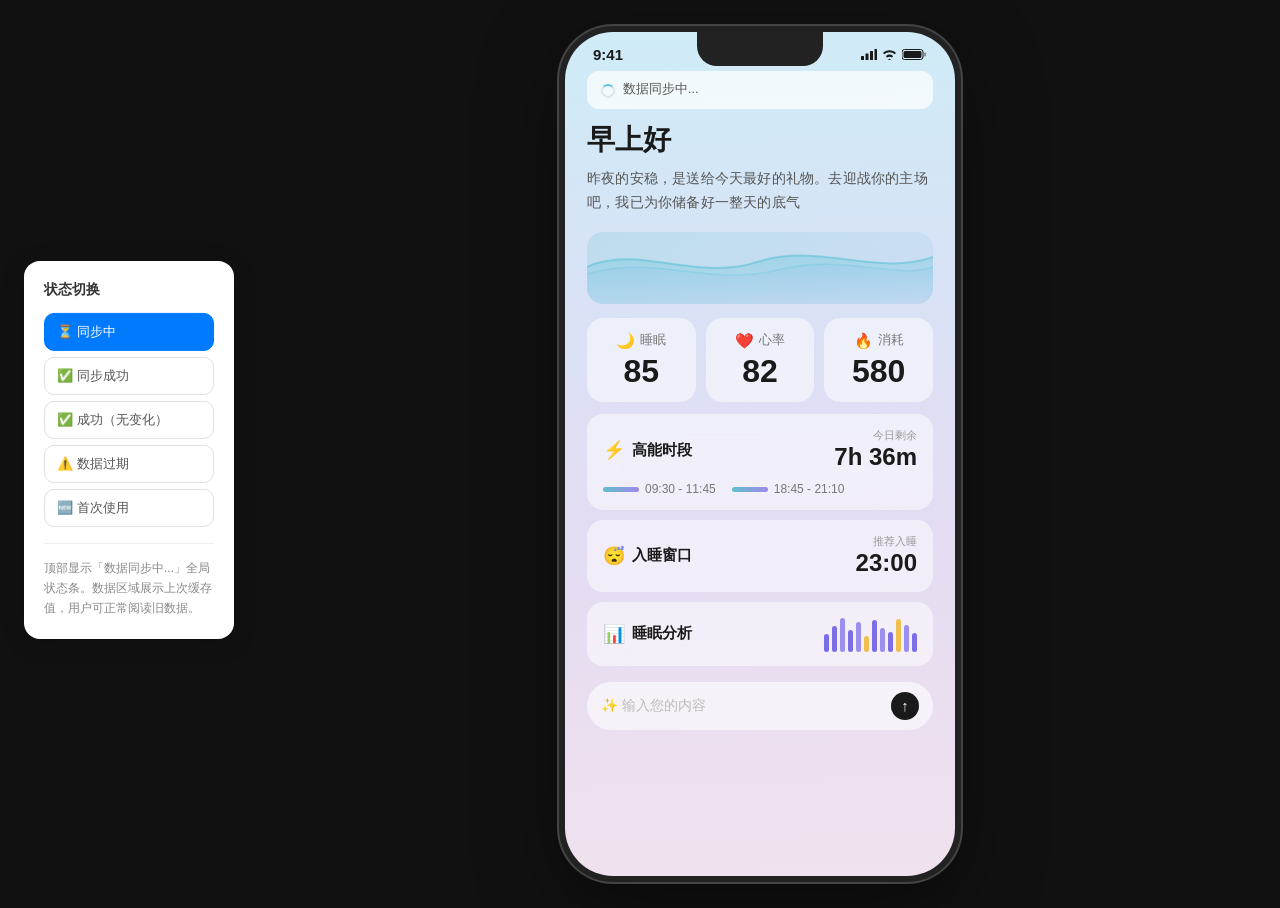
<file: prd/data-sync-status/data-sync-status-demo.html>
<!DOCTYPE html>
<html lang="zh-CN">
<head>
<meta charset="UTF-8">
<meta name="viewport" content="width=device-width, initial-scale=1.0">
<title>首页数据同步状态 - 交互原型</title>
<style>
* { margin: 0; padding: 0; box-sizing: border-box; }
body {
  font-family: -apple-system, 'SF Pro Display', 'PingFang SC', 'Helvetica Neue', sans-serif;
  background: #111; display: flex; justify-content: center; align-items: flex-start;
  min-height: 100vh; padding: 32px 20px; gap: 32px;
}

/* ── Controls ── */
.controls {
  position: fixed; left: 24px; top: 50%; transform: translateY(-50%);
  background: #fff; border-radius: 16px; padding: 20px; width: 210px;
  box-shadow: 0 4px 24px rgba(0,0,0,0.15); z-index: 100;
}
.controls h3 { font-size: 14px; color: #333; margin-bottom: 14px; font-weight: 600; }
.btn-group { display: flex; flex-direction: column; gap: 6px; }
.btn-group button {
  padding: 9px 12px; border: 1.5px solid #e0e0e0; border-radius: 10px;
  background: #fff; font-size: 13px; color: #555; cursor: pointer;
  transition: all 0.15s; text-align: left; font-family: inherit;
}
.btn-group button:hover { border-color: #bbb; background: #f8f8f8; }
.btn-group button.active { background: #007AFF; color: #fff; border-color: #007AFF; }
.state-desc {
  margin-top: 16px; padding-top: 14px; border-top: 1px solid #eee;
  font-size: 12px; color: #888; line-height: 1.7;
}

/* ── Phone Frame ── */
.phone {
  width: 390px; height: 844px; border-radius: 48px; overflow: hidden;
  position: relative; flex-shrink: 0; margin-left: 240px;
  background: linear-gradient(178deg, #CFECF7 0%, #D8E2F6 30%, #E4DCF2 60%, #F0E2EE 100%);
  box-shadow: 0 0 0 6px #222, 0 0 0 8px #444, 0 24px 80px rgba(0,0,0,0.5);
}
.phone-notch {
  width: 126px; height: 34px; background: #222; border-radius: 0 0 20px 20px;
  position: absolute; top: 0; left: 50%; transform: translateX(-50%); z-index: 10;
}
.phone-statusbar {
  display: flex; justify-content: space-between; align-items: center;
  padding: 14px 28px 6px; font-size: 15px; font-weight: 600; color: #1a1a1a;
}
.phone-statusbar .icons { display: flex; gap: 5px; align-items: center; }

/* ── Content ── */
.content { padding: 2px 22px 44px; overflow-y: auto; height: calc(100% - 44px); }
.content::-webkit-scrollbar { display: none; }
.greeting { font-size: 28px; font-weight: 700; color: #1a1a1a; margin-bottom: 8px; }
.digest {
  font-size: 13.5px; color: #555; line-height: 1.75; margin-bottom: 18px;
  letter-spacing: 0.2px;
}

/* ── Wave Area ── */
.wave-area {
  border-radius: 16px; height: 72px; margin-bottom: 14px; position: relative; overflow: hidden;
  background: linear-gradient(135deg, rgba(110,200,215,0.25) 0%, rgba(130,185,225,0.12) 100%);
}
.wave-area svg { position: absolute; bottom: 0; left: 0; width: 100%; height: 100%; }

/* ── Metric Cards ── */
.metric-cards { display: flex; gap: 10px; margin-bottom: 12px; }
.metric-card {
  flex: 1; background: rgba(255,255,255,0.5); backdrop-filter: blur(24px);
  -webkit-backdrop-filter: blur(24px); border-radius: 16px;
  padding: 14px 8px 12px; text-align: center; position: relative;
  transition: background 0.3s;
}
.metric-card .card-top {
  display: flex; align-items: center; justify-content: center; gap: 5px; margin-bottom: 4px;
}
.metric-card .card-icon { font-size: 15px; line-height: 1; }
.metric-card .card-label { font-size: 12.5px; color: #777; }
.metric-card .card-value {
  font-size: 32px; font-weight: 700; color: #1a1a1a;
  transition: opacity 0.3s; line-height: 1.15; min-height: 37px;
}
.metric-card .update-time {
  font-size: 10px; color: #aaa; margin-top: 2px;
  display: none; height: 0; overflow: hidden; transition: all 0.2s;
}

/* ── Inline Spinner (for sync bar) ── */
.spinner-inline {
  display: inline-block; width: 14px; height: 14px;
  border: 2px solid rgba(0,0,0,0.08); border-top-color: rgba(0,160,210,0.6);
  border-radius: 50%; animation: spin 0.65s linear infinite; vertical-align: middle;
}
@keyframes spin { to { transform: rotate(360deg); } }

/* ── Stale States ── */
.metric-card.stale .card-value { opacity: 0.45; }
.metric-card.stale .update-time { display: block; height: auto; }
.func-card.stale { opacity: 0.55; }

/* ── Sync Status Bar ── */
.sync-bar {
  background: rgba(255,255,255,0.72); backdrop-filter: blur(16px);
  -webkit-backdrop-filter: blur(16px); border-radius: 12px;
  display: flex; align-items: center; gap: 8px; font-size: 13px; color: #555;
  max-height: 0; opacity: 0; overflow: hidden; margin-bottom: 0;
  padding: 0 14px; transition: all 0.3s ease-out; pointer-events: none;
}
.sync-bar.visible {
  max-height: 52px; opacity: 1; padding: 10px 14px;
  margin-bottom: 12px; pointer-events: auto;
}
.sync-bar .bar-icon { font-size: 16px; flex-shrink: 0; }
.sync-bar .bar-text { flex: 1; font-size: 12.5px; line-height: 1.4; }
.sync-bar .bar-retry {
  color: #007AFF; font-size: 13px; font-weight: 500;
  cursor: pointer; white-space: nowrap; flex-shrink: 0;
}
.sync-bar .bar-retry:hover { opacity: 0.7; }
.sync-bar .bar-close {
  font-size: 15px; color: #bbb; cursor: pointer; padding: 0 2px; flex-shrink: 0;
}
.sync-bar .bar-close:hover { color: #888; }

/* ── Functional Cards ── */
.func-card {
  background: rgba(255,255,255,0.5); backdrop-filter: blur(24px);
  -webkit-backdrop-filter: blur(24px); border-radius: 16px;
  padding: 14px 16px; margin-bottom: 10px; position: relative;
  transition: opacity 0.3s;
}
.func-card .card-header {
  display: flex; justify-content: space-between; align-items: center;
}
.func-card .card-title {
  display: flex; align-items: center; gap: 7px;
  font-size: 15px; font-weight: 600; color: #1a1a1a;
}
.func-card .card-title .t-icon { font-size: 18px; }
.func-card .card-right { text-align: right; }
.func-card .card-right .big-val {
  font-size: 24px; font-weight: 700; color: #1a1a1a; line-height: 1.2;
}
.func-card .card-right .small-label { font-size: 11px; color: #999; }

/* Time bars */
.time-slots { display: flex; gap: 16px; margin-top: 10px; }
.time-slot { display: flex; align-items: center; gap: 6px; font-size: 12px; color: #777; }
.time-slot .slot-bar {
  width: 36px; height: 5px; border-radius: 3px;
  background: linear-gradient(90deg, #60C0D0, #A088E8);
}

/* Mini chart */
.mini-bars { display: flex; align-items: flex-end; gap: 3px; height: 36px; }
.mini-bars .bar { width: 5px; border-radius: 2.5px; transition: height 0.4s, opacity 0.3s; }

/* ── Input Box ── */
.input-box {
  background: rgba(255,255,255,0.6); backdrop-filter: blur(20px);
  -webkit-backdrop-filter: blur(20px); border-radius: 24px;
  padding: 10px 14px; display: flex; align-items: center;
  justify-content: space-between; margin-top: 16px;
}
.input-box .input-hint { font-size: 14px; color: #bbb; display: flex; align-items: center; gap: 6px; }
.input-box .send-btn {
  width: 28px; height: 28px; background: #1a1a1a; border-radius: 50%;
  display: flex; align-items: center; justify-content: center;
  color: #fff; font-size: 15px; font-weight: 600;
}

/* ── Animations ── */
.count-up-anim { animation: countPop 0.45s ease-out; }
@keyframes countPop {
  0%   { transform: scale(0.92); opacity: 0.6; }
  60%  { transform: scale(1.04); }
  100% { transform: scale(1); opacity: 1; }
}
.fade-in-anim { animation: fadeUp 0.35s ease-out; }
@keyframes fadeUp {
  from { opacity: 0; transform: translateY(6px); }
  to   { opacity: 1; transform: translateY(0); }
}
</style>
</head>
<body>

<!-- ── Controls Panel ── -->
<div class="controls">
  <h3>状态切换</h3>
  <div class="btn-group">
    <button id="btn-syncing" onclick="switchState('syncing')">⏳ 同步中</button>
    <button id="btn-success" onclick="switchState('success')">✅ 同步成功</button>
    <button id="btn-no_change" onclick="switchState('no_change')">✅ 成功（无变化）</button>
    <button id="btn-stale" onclick="switchState('stale')">⚠️ 数据过期</button>
    <button id="btn-first_use" onclick="switchState('first_use')">🆕 首次使用</button>
  </div>
  <div class="state-desc" id="state-desc">点击按钮切换状态，观察首页数据区域的变化</div>
</div>

<!-- ── Phone Mockup ── -->
<div class="phone">
  <div class="phone-notch"></div>
  <div class="phone-statusbar">
    <span>9:41</span>
    <span class="icons">
      <svg width="16" height="11" viewBox="0 0 16 11"><rect x="0" y="7" width="3" height="4" rx="0.5" fill="#1a1a1a"/><rect x="4.5" y="4.5" width="3" height="6.5" rx="0.5" fill="#1a1a1a"/><rect x="9" y="2" width="3" height="9" rx="0.5" fill="#1a1a1a"/><rect x="13.5" y="0" width="2.5" height="11" rx="0.5" fill="#1a1a1a"/></svg>
      <svg width="15" height="11" viewBox="0 0 15 11"><path d="M7.5 3.2C5.5 3.2 3.7 4 2.4 5.3L1 3.9C2.7 2.2 5 1.2 7.5 1.2s4.8 1 6.5 2.7L12.6 5.3C11.3 4 9.5 3.2 7.5 3.2zm3.7 4L9.8 8.6c-.6-.6-1.4-.9-2.3-.9s-1.7.3-2.3.9L3.8 7.2C4.8 6.2 6.1 5.6 7.5 5.6s2.7.6 3.7 1.6zM7.5 9.8c-.5 0-1 .2-1.3.6l1.3 1.4 1.3-1.4c-.3-.4-.8-.6-1.3-.6z" fill="#1a1a1a"/></svg>
      <svg width="25" height="11" viewBox="0 0 25 11"><rect x="0" y="0.5" width="21" height="10" rx="2.5" stroke="#1a1a1a" stroke-width="1" fill="none"/><rect x="22" y="3.5" width="2" height="4" rx="0.8" fill="#1a1a1a" opacity="0.4"/><rect x="1.5" y="2" width="18" height="7" rx="1.5" fill="#1a1a1a"/></svg>
    </span>
  </div>

  <div class="content">
    <!-- Global Sync Status Bar (top of page) -->
    <div class="sync-bar" id="sync-bar">
      <span class="bar-icon" id="bar-icon"><span class="spinner-inline"></span></span>
      <span class="bar-text" id="bar-text">数据同步中...</span>
      <span class="bar-retry" id="bar-retry" onclick="handleRetry()" style="display:none">重试</span>
      <span class="bar-close" id="bar-close" onclick="closeBar()" style="display:none">✕</span>
    </div>

    <h1 class="greeting">早上好</h1>
    <p class="digest">昨夜的安稳，是送给今天最好的礼物。去迎战你的主场吧，我已为你储备好一整天的底气</p>

    <!-- Wave decoration -->
    <div class="wave-area">
      <svg viewBox="0 0 346 72" preserveAspectRatio="none">
        <defs>
          <linearGradient id="wg" x1="0" y1="0" x2="0" y2="1">
            <stop offset="0%" stop-color="rgba(90,195,215,0.35)"/>
            <stop offset="100%" stop-color="rgba(90,195,215,0.03)"/>
          </linearGradient>
        </defs>
        <path d="M0,35 C50,12 110,50 170,30 C230,10 290,45 346,25 L346,72 L0,72Z" fill="url(#wg)"/>
        <path d="M0,35 C50,12 110,50 170,30 C230,10 290,45 346,25" fill="none" stroke="rgba(80,190,210,0.5)" stroke-width="2"/>
        <path d="M0,42 C65,22 125,55 190,38 C255,21 310,48 346,35 L346,72 L0,72Z" fill="rgba(100,180,220,0.1)"/>
        <path d="M0,42 C65,22 125,55 190,38 C255,21 310,48 346,35" fill="none" stroke="rgba(80,190,210,0.25)" stroke-width="1.5"/>
      </svg>
    </div>

    <!-- Metric Cards -->
    <div class="metric-cards">
      <div class="metric-card" id="card-sleep">

        <div class="card-top"><span class="card-icon">🌙</span><span class="card-label">睡眠</span></div>
        <div class="card-value" id="val-sleep">92</div>
        <div class="update-time">08:15 更新</div>
      </div>
      <div class="metric-card" id="card-hr">

        <div class="card-top"><span class="card-icon">❤️</span><span class="card-label">心率</span></div>
        <div class="card-value" id="val-hr">87</div>
        <div class="update-time">08:15 更新</div>
      </div>
      <div class="metric-card" id="card-cal">

        <div class="card-top"><span class="card-icon">🔥</span><span class="card-label">消耗</span></div>
        <div class="card-value" id="val-cal">672</div>
        <div class="update-time">昨天 23:30</div>
      </div>
    </div>

    <!-- Functional Cards -->
    <div class="func-card" id="card-energy">

      <div class="card-header">
        <div class="card-title"><span class="t-icon">⚡</span>高能时段</div>
        <div class="card-right">
          <div class="small-label">今日剩余</div>
          <div class="big-val" id="energy-val">7h 36m</div>
        </div>
      </div>
      <div class="time-slots">
        <div class="time-slot"><div class="slot-bar"></div>09:30 - 11:45</div>
        <div class="time-slot"><div class="slot-bar"></div>18:45 - 21:10</div>
      </div>
    </div>

    <div class="func-card" id="card-window">

      <div class="card-header">
        <div class="card-title"><span class="t-icon">😴</span>入睡窗口</div>
        <div class="card-right">
          <div class="small-label">推荐入睡</div>
          <div class="big-val" id="window-val">23:00</div>
        </div>
      </div>
    </div>

    <div class="func-card" id="card-analysis">

      <div class="card-header">
        <div class="card-title"><span class="t-icon">📊</span>睡眠分析</div>
        <div class="mini-bars" id="mini-bars"></div>
      </div>
    </div>

    <!-- Input Box -->
    <div class="input-box">
      <span class="input-hint">✨ 输入您的内容</span>
      <span class="send-btn">↑</span>
    </div>
  </div>
</div>

<script>
// ── 状态配置 ──
const CACHED = { sleep: '85', hr: '82', cal: '580' };
const FRESH  = { sleep: '92', hr: '87', cal: '672' };

const STATES = {
  syncing: {
    desc: '顶部显示「数据同步中...」全局状态条。数据区域展示上次缓存值，用户可正常阅读旧数据。',
    values: CACHED, stale: false,
    bar: { mode: 'syncing', text: '数据同步中...' },
  },
  success: {
    desc: '同步成功，有新数据。顶部状态条自动消失，数值从旧值滚动到新值（CountUp 动画）。',
    values: FRESH, stale: false, animate: true,
    bar: null,
  },
  no_change: {
    desc: '同步成功但数据无变化。顶部状态条自动消失，数值静态显示，不触发 Smart Digest 重新生成。',
    values: FRESH, stale: false,
    bar: null,
  },
  stale: {
    desc: '同步失败 / 数据过期。顶部显示原因 + 重试按钮。所有数据卡片统一降低透明度 + 灰色更新时间标注。',
    values: CACHED, stale: true,
    bar: { mode: 'stale', text: 'apple watch 连接失败' },
  },
  first_use: {
    desc: '新用户首次使用，无缓存数据。顶部显示「数据同步中...」，卡片数值显示「--」。',
    values: { sleep: '--', hr: '--', cal: '--' }, stale: false, firstUse: true,
    bar: { mode: 'syncing', text: '数据同步中...' },
  },
};

let currentState = null;

// ── Mini bars chart ──
const BAR_HEIGHTS = [18, 26, 34, 22, 30, 16, 32, 24, 20, 33, 27, 19];
const BAR_COLORS  = ['#7C6EE6','#7C6EE6','#9B8FEF','#7C6EE6','#9B8FEF','#EFC050',
                     '#7C6EE6','#9B8FEF','#7C6EE6','#EFC050','#9B8FEF','#7C6EE6'];

function initMiniBars() {
  const el = document.getElementById('mini-bars');
  el.innerHTML = BAR_HEIGHTS.map((h, i) =>
    `<div class="bar" style="height:${h}px;background:${BAR_COLORS[i]}"></div>`
  ).join('');
}

// ── CountUp Animation ──
function countUp(el, from, to, duration) {
  if (from === to) { el.textContent = to; return; }
  const start = performance.now();
  el.classList.remove('count-up-anim');
  void el.offsetWidth;
  el.classList.add('count-up-anim');
  (function frame(now) {
    const t = Math.min((now - start) / duration, 1);
    const ease = 1 - Math.pow(1 - t, 3);
    el.textContent = Math.round(from + (to - from) * ease);
    if (t < 1) requestAnimationFrame(frame);
  })(start);
}

// ── Global Sync Bar ──
function setSyncBar(barCfg) {
  const bar = document.getElementById('sync-bar');
  const icon = document.getElementById('bar-icon');
  const text = document.getElementById('bar-text');
  const retry = document.getElementById('bar-retry');
  const close = document.getElementById('bar-close');

  if (!barCfg) {
    bar.classList.remove('visible');
    return;
  }
  text.textContent = barCfg.text;
  if (barCfg.mode === 'syncing') {
    icon.innerHTML = '<span class="spinner-inline"></span>';
    retry.style.display = 'none';
    close.style.display = 'none';
  } else {
    icon.textContent = '⌚';
    retry.style.display = '';
    close.style.display = '';
  }
  requestAnimationFrame(() => bar.classList.add('visible'));
}

// ── Update All Cards (global) ──
function setAllCards(cfg) {
  const isStale = cfg.stale;
  const isFirstUse = cfg.firstUse;
  const animate = cfg.animate;

  // Metric cards
  ['sleep', 'hr', 'cal'].forEach(id => {
    const card = document.getElementById('card-' + id);
    const valEl = document.getElementById('val-' + id);
    card.className = 'metric-card' + (isStale ? ' stale' : '');
    valEl.classList.remove('count-up-anim', 'fade-in-anim');

    if (animate) {
      const from = parseInt(CACHED[id]) || 0;
      const to = parseInt(cfg.values[id]) || 0;
      countUp(valEl, from, to, 500);
    } else {
      valEl.textContent = cfg.values[id];
      if (!isStale && !isFirstUse) {
        void valEl.offsetWidth;
        valEl.classList.add('fade-in-anim');
      }
    }
  });

  // Func cards
  ['energy', 'window', 'analysis'].forEach(id => {
    const card = document.getElementById('card-' + id);
    card.className = 'func-card' + (isStale ? ' stale' : '');
    const valEl = document.getElementById(id + '-val');
    if (valEl) valEl.textContent = isFirstUse ? '--' : (id === 'energy' ? '7h 36m' : '23:00');
  });

  // Mini bars opacity
  document.querySelectorAll('#mini-bars .bar').forEach(b => {
    b.style.opacity = (isStale || isFirstUse) ? '0.35' : '1';
  });
}

// ── State Switching ──
function switchState(state) {
  currentState = state;
  const cfg = STATES[state];

  // Buttons & description
  document.querySelectorAll('.btn-group button').forEach(b => b.classList.remove('active'));
  document.getElementById('btn-' + state).classList.add('active');
  document.getElementById('state-desc').textContent = cfg.desc;

  // Global sync bar
  setSyncBar(cfg.bar);

  // All cards
  setAllCards(cfg);
}

// ── Retry ──
function handleRetry() {
  // 切到同步中状态（顶部 bar 变 loading）
  setSyncBar({ mode: 'syncing', text: '数据同步中...' });
  document.querySelectorAll('.metric-card').forEach(c => c.classList.remove('stale'));
  document.querySelectorAll('.func-card').forEach(c => c.classList.remove('stale'));
  // 2 秒后模拟重试失败，恢复原状态
  setTimeout(() => switchState(currentState), 2000);
}

function closeBar() {
  document.getElementById('sync-bar').classList.remove('visible');
}

// ── Init ──
initMiniBars();
switchState('syncing');
</script>
</body>
</html>
</file>
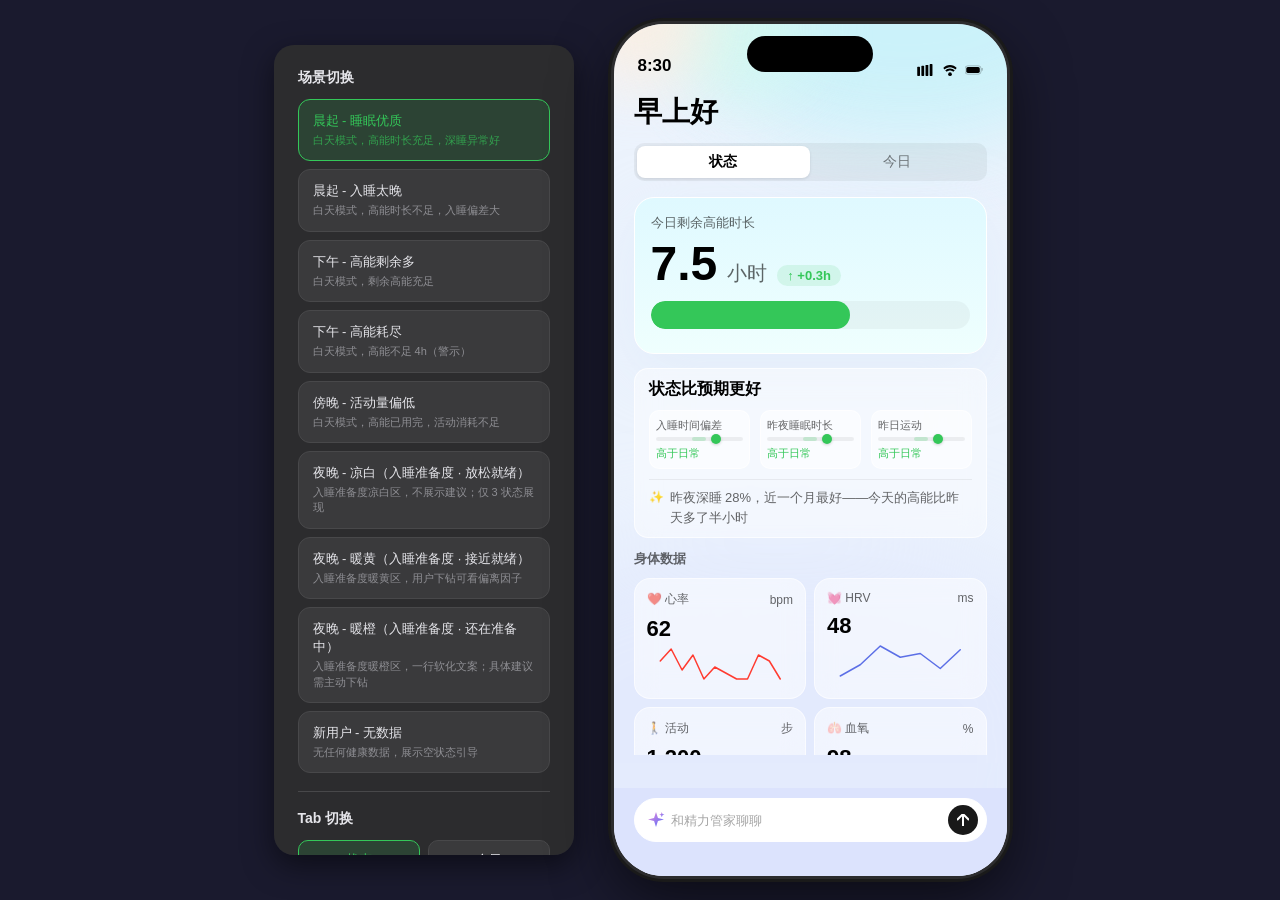
<file: prd/homepage-redesign/homepage-demo.html>
<!DOCTYPE html>
<html lang="zh-CN">
<head>
<meta charset="UTF-8">
<meta name="viewport" content="width=device-width, initial-scale=1.0">
<title>iSho Homepage Redesign - Interactive Prototype</title>
<style>
  /* ── Reset & Base ── */
  *, *::before, *::after { box-sizing: border-box; margin: 0; padding: 0; }

  :root {
    /* Existing design system (from smart-digest-demo) */
    --bg-page: rgb(236,243,253);
    --text-primary: #000;
    --text-secondary: rgba(0,0,0,0.6);
    --card-gradient: linear-gradient(180deg, rgb(236,250,251) 0%, rgb(238,234,243) 100%);
    --card-shadow: 0 4px 18px rgba(217,232,249,1);
    --energy-gradient: linear-gradient(180deg, rgb(223,249,255) 0%, rgb(239,255,254) 100%);
    --energy-shadow: 0 16px 58px rgba(217,232,249,0.51);
    --icon-bg: rgb(227,234,252);
    --icon-inner: linear-gradient(180deg, rgb(205,227,231) 0%, rgb(215,226,249) 100%);
    --bottom-gradient: linear-gradient(180deg, rgb(220,227,253) 0%, rgb(220,227,253) 100%);
    --font: -apple-system, BlinkMacSystemFont, 'SF Pro Display', 'Helvetica Neue', sans-serif;

    /* Brand & Semantic Colors */
    --brand-green: #34C759;
    --brand-green-bg: rgba(52, 199, 89, 0.12);
    --brand-green-light: rgba(52, 199, 89, 0.15);
    --warning-orange: #FF9500;
    --warning-orange-bg: rgba(255, 149, 0, 0.12);
    --positive-color: #34C759;
    --negative-color: #FF9500;

    /* Night Mode */
    --night-bg: #1a1a3e;
    --night-card-bg: rgba(255,255,255,0.08);
    --night-text-primary: #fff;
    --night-text-secondary: rgba(255,255,255,0.6);
    --night-border: rgba(255,255,255,0.1);

    /* Attribution Chart */
    --attr-positive: #34C759;
    --attr-negative: #FF9500;
    --attr-neutral: rgba(0,0,0,0.12);

    /* Timeline */
    --timeline-high-energy: rgba(52, 199, 89, 0.25);
    --timeline-sleep: rgba(120, 100, 180, 0.25);
  }

  body {
    font-family: var(--font);
    background: #1a1a2e;
    display: flex;
    justify-content: center;
    align-items: center;
    min-height: 100vh;
    padding: 20px;
    -webkit-font-smoothing: antialiased;
    gap: 40px;
  }

  /* ── Control Panel ── */
  .control-panel {
    background: #2C2C2E;
    padding: 24px;
    border-radius: 20px;
    width: 300px;
    color: #fff;
    box-shadow: 0 10px 30px rgba(0,0,0,0.5);
    max-height: 90vh;
    overflow-y: auto;
    scrollbar-width: thin;
    scrollbar-color: #48484A #2C2C2E;
  }
  .control-panel::-webkit-scrollbar { width: 4px; }
  .control-panel::-webkit-scrollbar-thumb { background: #48484A; border-radius: 2px; }
  .control-panel h3 { margin-bottom: 12px; font-size: 14px; font-weight: 600; color: #E5E5EA; }
  .control-group { display: flex; flex-direction: column; gap: 8px; }
  .control-divider {
    height: 1px;
    background: #48484A;
    margin: 18px 0;
  }
  .scene-btn {
    background: #3A3A3C;
    border: 1px solid #48484A;
    color: #E5E5EA;
    padding: 12px 14px;
    border-radius: 12px;
    text-align: left;
    cursor: pointer;
    font-size: 13px;
    font-family: var(--font);
    transition: all 0.2s;
  }
  .scene-btn:hover { background: #48484A; }
  .scene-btn.active {
    background: var(--brand-green-light);
    border-color: var(--brand-green);
    color: var(--brand-green);
    font-weight: 500;
  }
  .scene-btn span { display: block; font-size: 11px; color: #8E8E93; margin-top: 3px; line-height: 1.4; }
  .scene-btn.active span { color: rgba(52, 199, 89, 0.7); }

  .tab-toggle {
    display: flex;
    gap: 8px;
  }
  .tab-toggle-btn {
    flex: 1;
    background: #3A3A3C;
    border: 1px solid #48484A;
    color: #E5E5EA;
    padding: 10px;
    border-radius: 10px;
    cursor: pointer;
    font-size: 13px;
    font-family: var(--font);
    font-weight: 500;
    transition: all 0.2s;
    text-align: center;
  }
  .tab-toggle-btn:hover { background: #48484A; }
  .tab-toggle-btn.active {
    background: var(--brand-green-light);
    border-color: var(--brand-green);
    color: var(--brand-green);
  }

  /* ── iPhone Frame ── */
  .iphone-frame {
    width: 393px;
    height: 852px;
    border-radius: 50px;
    position: relative;
    overflow: hidden;
    display: flex;
    flex-direction: column;
    box-shadow: 0 0 0 3px #2C2C2E, 0 0 0 6px #1a1a1a, 0 20px 60px rgba(0,0,0,0.6);
    flex-shrink: 0;
  }

  /* ── Background Layer ── */
  .bg-layer {
    position: absolute;
    inset: 0;
    background: var(--bg-page);
    overflow: hidden;
    z-index: 0;
    transition: background 0.8s ease;
  }
  .bg-blob-1 {
    position: absolute; width: 408px; height: 234px; top: -116px; left: 89px;
    background: rgb(190,241,248); border-radius: 50%; filter: blur(40px); opacity: 0.7;
    transition: background 0.8s ease, opacity 0.8s ease;
  }
  .bg-blob-2 {
    position: absolute; width: 142px; height: 142px; top: -68px; left: 55px;
    background: rgb(211,249,240); border-radius: 50%; filter: blur(30px); opacity: 0.8;
    transition: background 0.8s ease, opacity 0.8s ease;
  }
  .bg-blob-3 {
    position: absolute; width: 142px; height: 142px; top: -78px; left: -45px;
    background: rgb(252,238,224); border-radius: 50%; filter: blur(30px); opacity: 0.8;
    transition: background 0.8s ease, opacity 0.8s ease;
  }
  .bg-blob-4 {
    position: absolute; width: 640px; height: 444px; bottom: -100px; left: -157px;
    background: rgb(220,227,253); border-radius: 40%; filter: blur(50px); opacity: 0.5;
    transition: background 0.8s ease, opacity 0.8s ease;
  }

  /* Night mode background */
  .iphone-frame.night-mode .bg-layer { background: #1a1a3e; }
  .iphone-frame.night-mode .bg-blob-1 { background: rgba(100, 80, 180, 0.5); opacity: 0.5; }
  .iphone-frame.night-mode .bg-blob-2 { background: rgba(80, 60, 160, 0.4); opacity: 0.4; }
  .iphone-frame.night-mode .bg-blob-3 { background: rgba(60, 40, 120, 0.3); opacity: 0.3; }
  .iphone-frame.night-mode .bg-blob-4 { background: rgba(50, 40, 120, 0.5); opacity: 0.4; }

  /* ── Dynamic Island ── */
  .dynamic-island {
    position: absolute; top: 12px; left: 50%; transform: translateX(-50%);
    width: 126px; height: 36px; background: #000; border-radius: 20px; z-index: 20;
  }

  /* ── Status Bar ── */
  .status-bar {
    height: 62px;
    display: flex; align-items: flex-end; justify-content: space-between;
    padding: 0 24px 10px;
    position: relative; z-index: 10;
  }
  .status-bar .time {
    font-size: 17px; font-weight: 590; color: #000;
    transition: color 0.5s ease;
  }
  .status-bar .icons { display: flex; gap: 6px; align-items: center; }
  .status-bar .icons svg { width: 18px; height: 12px; fill: #000; transition: fill 0.5s ease; }

  .iphone-frame.night-mode .status-bar .time { color: #fff; }
  .iphone-frame.night-mode .status-bar .icons svg { fill: #fff; }

  /* ── Homepage Content Area ── */
  .homepage {
    flex: 1;
    padding: 8px 20px 0;
    display: flex;
    flex-direction: column;
    position: relative;
    z-index: 1;
    overflow-y: auto;
    -ms-overflow-style: none;
    scrollbar-width: none;
  }
  .homepage::-webkit-scrollbar { display: none; }

  /* ── Greeting ── */
  .greeting-title {
    font-size: 28px; font-weight: 700; color: #000;
    line-height: 1.25; margin-bottom: 14px;
    transition: color 0.5s ease;
  }
  .iphone-frame.night-mode .greeting-title { color: #fff; }

  /* ── Tab Bar ── */
  .tab-bar {
    display: flex;
    background: rgba(0,0,0,0.05);
    border-radius: 10px;
    padding: 3px;
    margin-bottom: 16px;
    position: relative;
    transition: background 0.5s ease;
  }
  .iphone-frame.night-mode .tab-bar { background: rgba(255,255,255,0.1); }

  .tab-bar-item {
    flex: 1;
    text-align: center;
    padding: 7px 0;
    font-size: 14px;
    font-weight: 500;
    color: rgba(0,0,0,0.5);
    cursor: pointer;
    border-radius: 8px;
    position: relative;
    z-index: 1;
    transition: color 0.25s ease;
    user-select: none;
  }
  .tab-bar-item.active { color: #000; font-weight: 600; }
  .iphone-frame.night-mode .tab-bar-item { color: rgba(255,255,255,0.5); }
  .iphone-frame.night-mode .tab-bar-item.active { color: #fff; }

  .tab-bar-pill {
    position: absolute;
    top: 3px; left: 3px;
    width: calc(50% - 3px);
    height: calc(100% - 6px);
    background: #fff;
    border-radius: 8px;
    box-shadow: 0 1px 3px rgba(0,0,0,0.1);
    transition: transform 0.3s cubic-bezier(0.4, 0, 0.2, 1), background 0.5s ease;
    z-index: 0;
  }
  .tab-bar-pill.right { transform: translateX(100%); }
  .iphone-frame.night-mode .tab-bar-pill { background: rgba(255,255,255,0.15); }

  /* ── Tab Content ── */
  .tab-content {
    display: none;
    flex-direction: column;
    animation: fadeSlideIn 0.25s ease-out;
  }
  .tab-content.active { display: flex; }

  /* ══════════════════════════════════════════
     STATUS TAB COMPONENTS
     ══════════════════════════════════════════ */

  /* ── Layer 1: Core Metric ── */
  .core-metric {
    margin-bottom: 14px;
    padding: 16px;
    background: var(--energy-gradient);
    border: 1px solid #fff;
    border-radius: 20px;
    box-shadow: var(--energy-shadow);
    transition: background 0.5s ease, border-color 0.5s ease, box-shadow 0.5s ease;
  }
  .iphone-frame.night-mode .core-metric {
    background: linear-gradient(180deg, rgba(60,50,120,0.4) 0%, rgba(40,35,90,0.3) 100%);
    border-color: var(--night-border);
    box-shadow: 0 4px 18px rgba(0,0,0,0.3);
  }

  .core-metric-label {
    font-size: 13px; font-weight: 500; color: var(--text-secondary);
    margin-bottom: 6px;
    transition: color 0.5s ease;
  }
  .iphone-frame.night-mode .core-metric-label { color: var(--night-text-secondary); }

  .core-metric-row {
    display: flex; align-items: baseline; gap: 10px;
    margin-bottom: 4px;
  }
  .core-metric-value {
    font-size: 48px; font-weight: 700; color: #000; line-height: 1.1;
    transition: color 0.5s ease;
  }
  .iphone-frame.night-mode .core-metric-value { color: #fff; }

  .core-metric-unit {
    font-size: 20px; font-weight: 500; color: rgba(0,0,0,0.6);
    transition: color 0.5s ease;
  }
  .iphone-frame.night-mode .core-metric-unit { color: var(--night-text-secondary); }

  .core-metric-delta {
    display: inline-flex; align-items: center; gap: 3px;
    padding: 3px 10px; border-radius: 12px;
    font-size: 13px; font-weight: 600;
  }
  .core-metric-delta.positive {
    background: var(--brand-green-bg);
    color: var(--brand-green);
  }
  .core-metric-delta.negative {
    background: var(--warning-orange-bg);
    color: var(--warning-orange);
  }
  .core-metric-delta.neutral {
    background: rgba(0,0,0,0.05);
    color: var(--text-secondary);
  }

  .core-metric-slots {
    display: flex; gap: 8px; flex-wrap: wrap; margin-top: 8px;
  }
  .core-metric-slot {
    font-size: 12px; color: var(--text-secondary);
    background: rgba(0,0,0,0.04);
    padding: 4px 10px; border-radius: 8px;
    transition: background 0.5s ease, color 0.5s ease;
  }
  .iphone-frame.night-mode .core-metric-slot {
    background: rgba(255,255,255,0.08);
    color: var(--night-text-secondary);
  }

  /* ── Energy Tank Bar ── */
  .energy-tank {
    margin: 10px 0 8px;
    position: relative;
  }
  .energy-tank-bar {
    height: 28px;
    background: rgba(0,0,0,0.04);
    border-radius: 14px;
    overflow: hidden;
    position: relative;
    transition: background 0.5s ease;
  }
  .iphone-frame.night-mode .energy-tank-bar {
    background: rgba(255,255,255,0.06);
  }
  .energy-tank-fill {
    height: 100%;
    display: flex;
    border-radius: 14px;
    overflow: hidden;
    transition: width 0.6s ease;
  }
  .energy-tank-consumed {
    height: 100%;
    background: rgba(52, 199, 89, 0.2);
    transition: width 0.6s ease, background 0.5s ease;
  }
  .energy-tank-remaining {
    height: 100%;
    background: var(--brand-green);
    transition: width 0.6s ease, background 0.5s ease;
    position: relative;
  }
  /* Quality tiers for tank color */
  .energy-tank-fill.tier-excellent .energy-tank-remaining {
    background: linear-gradient(90deg, #34C759, #30D158);
    box-shadow: 0 0 12px rgba(52, 199, 89, 0.4);
  }
  .energy-tank-fill.tier-excellent .energy-tank-consumed {
    background: rgba(52, 199, 89, 0.25);
  }
  .energy-tank-fill.tier-normal .energy-tank-remaining {
    background: var(--brand-green);
  }
  .energy-tank-fill.tier-poor .energy-tank-remaining {
    background: var(--warning-orange);
    box-shadow: 0 0 8px rgba(255, 149, 0, 0.3);
  }
  .energy-tank-fill.tier-poor .energy-tank-consumed {
    background: rgba(255, 149, 0, 0.2);
  }

  /* 10h goal marker */
  .energy-tank-goal {
    position: absolute;
    top: -3px; bottom: -3px;
    width: 2px;
    background: rgba(0,0,0,0.15);
    z-index: 2;
    transition: background 0.5s ease;
  }
  .energy-tank-goal::after {
    content: '10h';
    position: absolute; top: -16px; left: 50%;
    transform: translateX(-50%);
    font-size: 9px; font-weight: 600;
    color: rgba(0,0,0,0.3);
    white-space: nowrap;
    transition: color 0.5s ease;
  }
  .iphone-frame.night-mode .energy-tank-goal { background: rgba(255,255,255,0.15); }
  .iphone-frame.night-mode .energy-tank-goal::after { color: rgba(255,255,255,0.3); }
  .energy-tank-goal.reached { background: var(--brand-green); }
  .energy-tank-goal.reached::after { color: var(--brand-green); }

  /* Consumed / remaining labels */
  .energy-tank-labels {
    display: flex; justify-content: space-between;
    font-size: 11px; margin-top: 4px;
    transition: color 0.5s ease;
  }
  .energy-tank-labels .consumed {
    color: var(--text-secondary);
  }
  .energy-tank-labels .remaining {
    font-weight: 600;
  }
  .energy-tank-labels .remaining.green { color: var(--brand-green); }
  .energy-tank-labels .remaining.orange { color: var(--warning-orange); }
  .iphone-frame.night-mode .energy-tank-labels .consumed { color: var(--night-text-secondary); }

  /* Quality tier message */
  .energy-tier {
    display: flex; align-items: center; gap: 6px;
    padding: 6px 10px; border-radius: 10px;
    margin-top: 8px;
    font-size: 12px; font-weight: 500;
    transition: all 0.5s ease;
  }
  .energy-tier.excellent {
    background: rgba(52, 199, 89, 0.1);
    color: var(--brand-green);
  }
  .energy-tier.normal {
    background: rgba(0, 122, 255, 0.06);
    color: #007AFF;
  }
  .energy-tier.poor {
    background: rgba(255, 149, 0, 0.1);
    color: var(--warning-orange);
  }
  .iphone-frame.night-mode .energy-tier.excellent {
    background: rgba(52, 199, 89, 0.15);
    color: #4ADE80;
  }
  .iphone-frame.night-mode .energy-tier.normal {
    background: rgba(0, 122, 255, 0.1);
    color: #64B5F6;
  }
  .iphone-frame.night-mode .energy-tier.poor {
    background: rgba(255, 149, 0, 0.15);
    color: #FFB74D;
  }
  .energy-tier-icon { font-size: 14px; }

  /* ──────────────────────────────────────────
     Night mode: Body Readiness (信号灯 + 罗盘阵列)
     调性红线：不用红色；暖橙 ≠ 红灯；隐藏分数模式可关闭数字
     ────────────────────────────────────────── */
  .body-readiness-main {
    display: flex; align-items: center; gap: 14px;
    margin-bottom: 6px;
  }
  .signal-light {
    width: 60px; height: 60px; border-radius: 50%;
    display: flex; align-items: center; justify-content: center;
    flex-direction: column; flex-shrink: 0;
    transition: background 0.5s ease, box-shadow 0.5s ease;
  }
  .signal-light.cool-white {
    background: rgba(160, 210, 255, 0.20);
    box-shadow: 0 0 28px rgba(160, 210, 255, 0.28), inset 0 0 12px rgba(255,255,255,0.15);
    color: #d2e8ff;
  }
  .signal-light.amber-yellow {
    background: rgba(255, 213, 128, 0.20);
    box-shadow: 0 0 28px rgba(255, 213, 128, 0.25), inset 0 0 12px rgba(255,255,255,0.12);
    color: #ffe0a3;
  }
  .signal-light.amber-orange {
    background: rgba(244, 162, 97, 0.22);
    box-shadow: 0 0 28px rgba(244, 162, 97, 0.28), inset 0 0 12px rgba(255,255,255,0.10);
    color: #f6b784;
  }
  .signal-score {
    font-size: 22px; font-weight: 700; line-height: 1;
  }
  .signal-score-suffix {
    font-size: 9px; opacity: 0.65; margin-top: 2px; letter-spacing: 0.5px;
  }
  .signal-light.hide-score .signal-score,
  .signal-light.hide-score .signal-score-suffix { display: none; }
  .signal-light.hide-score::after {
    content: ''; width: 12px; height: 12px; border-radius: 50%;
    background: currentColor; opacity: 0.7;
  }

  .body-readiness-heading {
    display: flex; flex-direction: column; gap: 3px; flex: 1;
  }
  .body-readiness-band {
    font-size: 20px; font-weight: 700; color: #fff; line-height: 1.2;
  }
  .body-readiness-sub-scores {
    font-size: 10.5px; color: var(--night-text-secondary);
    display: flex; gap: 10px;
  }
  .body-readiness-sub-scores span b {
    color: rgba(255,255,255,0.85); font-weight: 600;
  }

  .body-readiness-top-text {
    font-size: 12.5px; color: rgba(255,255,255,0.82);
    padding: 8px 12px;
    background: rgba(244, 162, 97, 0.10);
    border-left: 3px solid rgba(244, 162, 97, 0.6);
    border-radius: 6px;
    margin: 6px 0 10px;
    line-height: 1.45;
  }

  /* ── 夜间顶部「今日高能时长 · 已归零」过渡条：复用 energy-tank 布局，但去饱和 ── */
  .night-recap-strip {
    margin-bottom: 12px;
    padding: 10px 12px;
    background: rgba(255,255,255,0.04);
    border: 1px solid rgba(255,255,255,0.06);
    border-radius: 14px;
  }
  .night-recap-strip-head {
    display: flex; align-items: baseline; justify-content: space-between;
    margin-bottom: 6px;
  }
  .night-recap-strip-label {
    font-size: 11.5px; color: var(--night-text-secondary);
    letter-spacing: 0.2px;
  }
  .night-recap-strip-value {
    font-size: 13px; color: rgba(255,255,255,0.65);
    font-weight: 500;
  }
  .night-recap-strip-value b {
    color: rgba(255,255,255,0.88);
    font-weight: 600; margin-right: 4px;
  }
  .night-recap-strip-bar {
    height: 6px;
    background: rgba(255,255,255,0.06);
    border-radius: 3px;
    overflow: hidden;
    position: relative;
  }
  .night-recap-strip-bar-fill {
    height: 100%;
    background: rgba(160, 210, 255, 0.22);
    border-radius: 3px;
    transition: width 0.6s ease;
  }
  .night-recap-strip-zero-chip {
    display: inline-block;
    padding: 1px 6px; margin-left: 4px;
    font-size: 10px; color: rgba(210, 232, 255, 0.85);
    background: rgba(160, 210, 255, 0.12);
    border-radius: 4px; font-weight: 500;
    letter-spacing: 0.3px;
  }
  /* v1.3：简化版——仅文字，无数值、无进度条 */
  .night-recap-strip.night-recap-strip-simple {
    display: flex; align-items: center; gap: 6px;
    padding: 8px 12px;
    margin-bottom: 10px;
  }
  .night-recap-strip-simple .night-recap-strip-sep {
    color: rgba(255,255,255,0.35);
    font-size: 12px;
  }
  .night-recap-strip-simple .night-recap-strip-zero-chip {
    margin-left: 0;
  }

  /* ── 入睡准备度：状态词 + 推荐入睡时间（并排，无分值） ── */
  .sleep-readiness-state-row {
    display: flex; align-items: center; gap: 10px;
    flex-wrap: wrap; margin-top: 2px;
  }
  .sleep-readiness-state-word {
    font-size: 22px; font-weight: 700; color: #fff; line-height: 1.15;
  }
  .sleep-readiness-state-word.cool-white { color: #d2e8ff; }
  .sleep-readiness-state-word.amber-yellow { color: #ffe0a3; }
  .sleep-readiness-state-word.amber-orange { color: #f6b784; }
  .sleep-readiness-bedtime-chip {
    display: inline-flex; align-items: baseline; gap: 4px;
    padding: 4px 10px;
    background: rgba(255,255,255,0.06);
    border: 1px solid rgba(255,255,255,0.08);
    border-radius: 999px;
  }
  .sleep-readiness-bedtime-chip-label {
    font-size: 10.5px; color: var(--night-text-secondary);
    letter-spacing: 0.3px;
  }
  .sleep-readiness-bedtime-chip-value {
    font-size: 13.5px; font-weight: 700; color: #fff;
    letter-spacing: 0.3px;
  }

  /* Compass array: 2x2 grid */
  .compass-array {
    display: grid;
    grid-template-columns: 1fr 1fr;
    gap: 8px;
    margin: 10px 0;
  }
  .compass-cell {
    padding: 10px 12px;
    background: rgba(255,255,255,0.05);
    border-radius: 12px;
    border: 1px solid rgba(255,255,255,0.06);
  }
  .compass-name {
    font-size: 10.5px; color: var(--night-text-secondary);
    letter-spacing: 0.3px; margin-bottom: 8px;
  }

  /* Bidirectional / unidirectional track */
  .compass-track {
    position: relative;
    height: 4px;
    background: rgba(255,255,255,0.08);
    border-radius: 2px;
    margin: 2px 0 10px;
  }
  .compass-track-ideal {
    position: absolute; top: 0; bottom: 0;
    background: rgba(160, 210, 255, 0.35);
    border-radius: 2px;
  }
  .compass-pointer {
    position: absolute; top: 50%;
    width: 10px; height: 10px; border-radius: 50%;
    background: #fff;
    box-shadow: 0 0 0 2px rgba(0,0,0,0.25), 0 0 6px rgba(255,255,255,0.3);
    transform: translate(-50%, -50%);
    transition: left 0.5s ease, background 0.4s ease;
  }
  .compass-pointer.dev-center { background: #d2e8ff; }
  .compass-pointer.dev-low,
  .compass-pointer.dev-high { background: #f6b784; }

  .compass-value-row {
    display: flex; align-items: baseline; gap: 6px;
  }
  .compass-value {
    font-size: 15px; color: #fff; font-weight: 600; line-height: 1;
  }
  .compass-unit {
    font-size: 10.5px; color: var(--night-text-secondary);
  }
  .compass-status {
    font-size: 10.5px; color: var(--night-text-secondary);
    margin-left: auto;
  }

  /* Trend arrow compass (皮温趋势) */
  .compass-trend {
    display: flex; align-items: center; gap: 10px; padding: 4px 0 2px;
  }
  .compass-trend-icon {
    width: 28px; height: 28px; border-radius: 50%;
    display: flex; align-items: center; justify-content: center;
    font-size: 16px; font-weight: 700;
    background: rgba(255,255,255,0.06);
  }
  .compass-trend.up .compass-trend-icon { color: #d2e8ff; background: rgba(160, 210, 255, 0.15); }
  .compass-trend.flat .compass-trend-icon { color: rgba(255,255,255,0.55); }
  .compass-trend.down .compass-trend-icon { color: #f6b784; background: rgba(244, 162, 97, 0.12); }
  .compass-trend-text {
    font-size: 13px; color: #fff; font-weight: 500;
  }

  .readiness-details {
    display: flex; gap: 10px; margin-top: 6px;
  }
  .readiness-detail-item {
    flex: 1;
    background: rgba(255,255,255,0.06);
    border-radius: 12px;
    padding: 10px 12px;
    text-align: center;
  }
  .readiness-detail-label {
    font-size: 11px; color: var(--night-text-secondary); margin-bottom: 4px;
  }
  .readiness-detail-value {
    font-size: 18px; font-weight: 600; color: #fff;
  }

  /* Night mode attribution: 可能原因 evidence layer */
  .attr-evidence-row {
    padding: 10px 12px;
    background: rgba(255,255,255,0.05);
    border-radius: 12px;
    margin-bottom: 6px;
  }
  .attr-evidence-top {
    display: flex; align-items: center; gap: 8px; margin-bottom: 6px;
  }
  .attr-evidence-tag {
    font-size: 10px; font-weight: 600;
    padding: 2px 6px; border-radius: 4px;
    background: rgba(255,255,255,0.1);
    color: rgba(255,255,255,0.75);
    letter-spacing: 0.3px;
  }
  .attr-evidence-tag.f-s { background: rgba(180, 160, 255, 0.15); color: #c9b8ff; }
  .attr-evidence-tag.f-c { background: rgba(120, 200, 220, 0.15); color: #aee1ec; }
  .attr-evidence-tag.f-w { background: rgba(255, 180, 140, 0.15); color: #ffc8a8; }
  .attr-evidence-actionable {
    font-size: 10px; color: var(--night-text-secondary);
    margin-left: auto;
  }
  .attr-evidence-actionable.no { opacity: 0.55; }
  .attr-evidence-text {
    font-size: 13px; color: #fff; line-height: 1.45; margin-bottom: 6px;
  }
  .attr-evidence-bar-wrap {
    height: 3px; background: rgba(255,255,255,0.06);
    border-radius: 2px; overflow: hidden;
    position: relative;
  }
  .attr-evidence-bar {
    position: absolute; left: 0; top: 0; bottom: 0;
    background: rgba(244, 162, 97, 0.55);
    border-radius: 2px;
  }
  .attr-evidence-bar-label {
    font-size: 10px; color: var(--night-text-secondary);
    margin-top: 4px;
  }

  /* ── Layer 2: Smart Digest ── */
  /* ── Layer 2: Insight Card (digest + notable merged) ── */
  .insight-card {
    padding: 10px 14px;
    background: rgba(255,255,255,0.45);
    backdrop-filter: blur(12px);
    -webkit-backdrop-filter: blur(12px);
    border: 1px solid rgba(255,255,255,0.7);
    border-radius: 14px;
    margin-bottom: 12px;
    transition: all 0.3s ease;
  }
  .iphone-frame.night-mode .insight-card {
    background: rgba(255,255,255,0.06);
    border-color: var(--night-border);
  }
  .insight-summary {
    display: flex; align-items: flex-start; gap: 8px;
  }
  .insight-icon { font-size: 14px; margin-top: 2px; flex-shrink: 0; }
  .insight-text {
    font-size: 13px; line-height: 1.5; color: var(--text-secondary);
    transition: color 0.5s ease;
  }
  .iphone-frame.night-mode .insight-text { color: var(--night-text-secondary); }
  .insight-notable {
    display: inline;
    font-weight: 600; color: var(--text-primary);
    transition: color 0.5s ease;
  }
  .insight-notable.positive { color: #1a8a3e; }
  .insight-notable.negative { color: #c47600; }
  .iphone-frame.night-mode .insight-notable { color: var(--night-text-primary); }
  .iphone-frame.night-mode .insight-notable.positive { color: #5cdb7a; }
  .iphone-frame.night-mode .insight-notable.negative { color: #ffb340; }
  .insight-questions {
    display: flex; gap: 6px; margin-top: 8px; flex-wrap: wrap;
  }
  .insight-q {
    font-size: 11px; padding: 4px 10px; border-radius: 12px;
    background: rgba(0,0,0,0.04); color: var(--text-secondary);
    cursor: pointer; transition: all 0.2s ease;
  }
  .insight-q:hover { background: rgba(0,0,0,0.08); }
  .iphone-frame.night-mode .insight-q {
    background: rgba(255,255,255,0.08); color: var(--night-text-secondary);
  }

  /* ── v1.4：解读卡片三段式（结论短语 / 偏差罗盘 / 归因总结） ── */
  .status-card-conclusion {
    font-size: 16px; font-weight: 600;
    color: var(--text-primary);
    margin-bottom: 10px; line-height: 1.3;
  }
  .iphone-frame.night-mode .status-card-conclusion { color: var(--night-text-primary); }

  .status-card-compass-array {
    display: grid; grid-template-columns: repeat(3, 1fr);
    gap: 10px; margin-bottom: 10px;
  }
  .dev-compass-cell {
    padding: 8px 6px;
    background: rgba(255,255,255,0.5);
    border: 1px solid rgba(255,255,255,0.7);
    border-radius: 10px;
  }
  .iphone-frame.night-mode .dev-compass-cell {
    background: rgba(255,255,255,0.04);
    border-color: var(--night-border);
  }
  .dev-compass-name {
    font-size: 10.5px; color: var(--text-secondary);
    margin-bottom: 6px; line-height: 1.2;
    white-space: nowrap; overflow: hidden; text-overflow: ellipsis;
  }
  .iphone-frame.night-mode .dev-compass-name { color: var(--night-text-secondary); }
  .dev-compass-track {
    position: relative; height: 4px; margin: 5px 0 6px;
    background: rgba(0,0,0,0.06); border-radius: 2px;
  }
  .iphone-frame.night-mode .dev-compass-track { background: rgba(255,255,255,0.08); }
  .dev-compass-ideal {
    position: absolute; left: 42%; right: 42%; top: 0; bottom: 0;
    background: rgba(52,199,89,0.22); border-radius: 2px;
  }
  .dev-compass-pointer {
    position: absolute; top: -3px;
    width: 10px; height: 10px; border-radius: 50%;
    transform: translateX(-50%);
    box-shadow: 0 1px 3px rgba(0,0,0,0.18);
  }
  .dev-compass-pointer.pos { background: var(--brand-green); }
  .dev-compass-pointer.neg { background: var(--warning-orange); }
  .dev-compass-pointer.neu { background: #8E8E93; }
  .dev-compass-status {
    font-size: 11px; font-weight: 500;
    line-height: 1.2;
  }
  .dev-compass-status.pos { color: var(--brand-green); }
  .dev-compass-status.neg { color: var(--warning-orange); }
  .dev-compass-status.neu { color: #8E8E93; }

  .status-card-summary {
    display: flex; align-items: flex-start; gap: 6px;
    padding-top: 8px;
    border-top: 1px solid rgba(0,0,0,0.06);
  }
  .iphone-frame.night-mode .status-card-summary {
    border-top-color: rgba(255,255,255,0.08);
  }
  .status-card-summary-icon {
    font-size: 12px; margin-top: 2px; flex-shrink: 0;
  }
  .status-card-summary-text {
    font-size: 13px; line-height: 1.5;
    color: var(--text-secondary);
  }
  .iphone-frame.night-mode .status-card-summary-text {
    color: var(--night-text-secondary);
  }

  /* ── v1.4 / v0.5：快捷提问悬浮 chips（两 Tab 共用） ── */
  .questions-dock {
    padding: 6px 16px 0;
    display: flex; gap: 6px;
    overflow-x: auto; scrollbar-width: none;
    -webkit-overflow-scrolling: touch;
    background: transparent;
  }
  .questions-dock::-webkit-scrollbar { display: none; }
  .questions-dock:empty { display: none; }
  .questions-dock .question-chip {
    flex-shrink: 0;
    padding: 5px 10px;
    font-size: 11.5px; color: var(--text-secondary);
    background: rgba(255,255,255,0.55);
    border: 1px solid rgba(0,0,0,0.04);
    border-radius: 14px;
    cursor: pointer;
    white-space: nowrap;
    transition: all 0.15s ease;
  }
  .questions-dock .question-chip:hover {
    background: rgba(255,255,255,0.8); color: var(--text-primary);
  }
  .questions-dock .question-chip-prefix {
    display: inline-block; margin-right: 3px;
    color: rgba(115,115,244,0.9); font-weight: 500;
  }
  .iphone-frame.night-mode .questions-dock .question-chip {
    background: rgba(255,255,255,0.08);
    color: var(--night-text-secondary);
    border-color: rgba(255,255,255,0.06);
  }
  .iphone-frame.night-mode .questions-dock .question-chip:hover {
    background: rgba(255,255,255,0.14);
    color: var(--night-text-primary);
  }
  /* 半层打开时隐藏快捷提问 */
  .iphone-frame.sheet-open .questions-dock { display: none; }

  /* ── Layer 3: Attribution (collapsible) ── */
  .attribution-section {
    margin-bottom: 12px;
  }
  .section-title {
    font-size: 13px; font-weight: 600; color: var(--text-secondary);
    margin-bottom: 10px;
    transition: color 0.5s ease;
  }
  .iphone-frame.night-mode .section-title { color: var(--night-text-secondary); }

  .attr-toggle {
    display: flex; align-items: center; justify-content: space-between;
    padding: 10px 14px;
    background: rgba(255,255,255,0.35);
    border: 1px solid rgba(255,255,255,0.6);
    border-radius: 12px;
    cursor: pointer;
    transition: all 0.2s ease;
    -webkit-user-select: none; user-select: none;
  }
  .attr-toggle:hover { background: rgba(255,255,255,0.55); }
  .iphone-frame.night-mode .attr-toggle {
    background: rgba(255,255,255,0.05);
    border-color: var(--night-border);
  }
  .iphone-frame.night-mode .attr-toggle:hover { background: rgba(255,255,255,0.08); }
  .attr-toggle-label {
    font-size: 13px; font-weight: 600; color: var(--text-secondary);
    transition: color 0.5s ease;
  }
  .iphone-frame.night-mode .attr-toggle-label { color: var(--night-text-secondary); }
  .attr-toggle-arrow {
    font-size: 16px; font-weight: 600; color: var(--text-secondary);
    transition: transform 0.25s ease, color 0.5s ease;
    display: inline-block;
  }
  .attr-toggle.expanded .attr-toggle-arrow { transform: rotate(90deg); }
  .iphone-frame.night-mode .attr-toggle-arrow { color: var(--night-text-secondary); }
  .attr-body {
    overflow: hidden;
    transition: max-height 0.3s ease;
    padding-top: 8px;
  }

  .attr-row {
    display: flex; align-items: center;
    padding: 10px 12px;
    background: rgba(255,255,255,0.4);
    border-radius: 12px;
    margin-bottom: 6px;
    transition: background 0.5s ease;
  }
  .iphone-frame.night-mode .attr-row { background: rgba(255,255,255,0.06); }

  .attr-info { flex: 1; min-width: 0; }
  .attr-label {
    font-size: 13px; font-weight: 500; color: var(--text-primary);
    transition: color 0.5s ease;
  }
  .iphone-frame.night-mode .attr-label { color: var(--night-text-primary); }

  .attr-value {
    font-size: 11px; color: var(--text-secondary); margin-top: 1px;
    transition: color 0.5s ease;
  }
  .iphone-frame.night-mode .attr-value { color: var(--night-text-secondary); }

  .attr-bar-wrap {
    width: 80px; height: 8px;
    background: rgba(0,0,0,0.04);
    border-radius: 4px;
    position: relative;
    margin: 0 10px;
    overflow: hidden;
    transition: background 0.5s ease;
  }
  .iphone-frame.night-mode .attr-bar-wrap { background: rgba(255,255,255,0.06); }

  .attr-bar-center {
    position: absolute; left: 50%; top: 0; width: 1px; height: 100%;
    background: rgba(0,0,0,0.15);
    transition: background 0.5s ease;
  }
  .iphone-frame.night-mode .attr-bar-center { background: rgba(255,255,255,0.15); }

  .attr-bar {
    position: absolute; top: 0; height: 100%; border-radius: 4px;
    transition: width 0.4s ease;
  }
  .attr-bar.positive { background: var(--attr-positive); }
  .attr-bar.negative { background: var(--attr-negative); }
  .attr-bar.neutral { background: var(--attr-neutral); }

  .attr-contrib {
    font-size: 12px; font-weight: 600; min-width: 42px; text-align: right;
  }
  .attr-contrib.positive { color: var(--positive-color); }
  .attr-contrib.negative { color: var(--negative-color); }
  .attr-contrib.neutral { color: var(--text-secondary); }

  /* Night mode attribution: direction indicators */
  .attr-direction {
    width: 24px; height: 24px; border-radius: 50%;
    display: flex; align-items: center; justify-content: center;
    font-size: 12px; margin-left: 10px;
  }
  .attr-direction.positive { background: var(--brand-green-bg); color: var(--brand-green); }
  .attr-direction.negative { background: var(--warning-orange-bg); color: var(--warning-orange); }

  /* ── Layer 4: Body Data ── */
  .body-data-section { margin-bottom: 14px; }

  .body-data-grid {
    display: grid;
    grid-template-columns: 1fr 1fr;
    gap: 8px;
  }

  .body-data-card {
    background: rgba(255,255,255,0.5);
    backdrop-filter: blur(12px);
    -webkit-backdrop-filter: blur(12px);
    border: 1px solid rgba(255,255,255,0.6);
    border-radius: 16px;
    padding: 12px;
    transition: background 0.5s ease, border-color 0.5s ease;
  }
  .iphone-frame.night-mode .body-data-card {
    background: rgba(255,255,255,0.06);
    border-color: var(--night-border);
  }

  .body-data-card.full-width {
    grid-column: 1 / -1;
  }

  .body-card-header {
    display: flex; align-items: center; justify-content: space-between;
    margin-bottom: 8px;
  }
  .body-card-label {
    font-size: 12px; font-weight: 500; color: var(--text-secondary);
    display: flex; align-items: center; gap: 4px;
    transition: color 0.5s ease;
  }
  .iphone-frame.night-mode .body-card-label { color: var(--night-text-secondary); }

  .body-card-value {
    font-size: 22px; font-weight: 700; color: var(--text-primary);
    transition: color 0.5s ease;
  }
  .iphone-frame.night-mode .body-card-value { color: var(--night-text-primary); }

  .body-card-unit {
    font-size: 12px; font-weight: 400; color: var(--text-secondary);
    transition: color 0.5s ease;
  }
  .iphone-frame.night-mode .body-card-unit { color: var(--night-text-secondary); }

  .mini-chart { width: 100%; height: 36px; margin-top: 4px; }

  /* Sleep stages stacked bar */
  .sleep-stages-bar {
    display: flex; height: 12px; border-radius: 6px; overflow: hidden; margin-top: 8px;
  }
  .sleep-stage { transition: width 0.4s ease; }
  .sleep-stage.deep { background: #5C6FE6; }
  .sleep-stage.light { background: #B4BCEF; }
  .sleep-stage.rem { background: #7ED4F5; }
  .sleep-stage.awake { background: #E5E5EA; }

  .sleep-stages-legend {
    display: flex; gap: 10px; margin-top: 6px; flex-wrap: wrap;
  }
  .legend-item {
    display: flex; align-items: center; gap: 4px;
    font-size: 10px; color: var(--text-secondary);
    transition: color 0.5s ease;
  }
  .iphone-frame.night-mode .legend-item { color: var(--night-text-secondary); }

  .legend-dot {
    width: 6px; height: 6px; border-radius: 50%;
  }

  /* Empty state (new user) */
  .empty-state {
    text-align: center; padding: 32px 16px;
  }
  .empty-state-icon { font-size: 40px; margin-bottom: 12px; }
  .empty-state-title {
    font-size: 16px; font-weight: 600; color: var(--text-primary);
    margin-bottom: 6px;
    transition: color 0.5s ease;
  }
  .iphone-frame.night-mode .empty-state-title { color: var(--night-text-primary); }
  .empty-state-desc {
    font-size: 13px; color: var(--text-secondary); line-height: 1.6;
    transition: color 0.5s ease;
  }
  .iphone-frame.night-mode .empty-state-desc { color: var(--night-text-secondary); }

  /* ── Animations ── */
  @keyframes fadeSlideIn {
    from { opacity: 0; transform: translateY(10px); }
    to { opacity: 1; transform: translateY(0); }
  }
  @keyframes pulse {
    0%, 100% { box-shadow: 0 0 0 0 rgba(52, 199, 89, 0.4); }
    50% { box-shadow: 0 0 0 6px rgba(52, 199, 89, 0); }
  }
  @keyframes countPop {
    0% { transform: scale(0.92); }
    60% { transform: scale(1.04); }
    100% { transform: scale(1); }
  }

  /* ══════════════════════════════════════════
     TODAY TAB — VERTICAL TIMELINE
     ══════════════════════════════════════════ */

  /* ── Vertical Timeline Container ── */
  .v-timeline {
    position: relative;
    padding-left: 38px;  /* space for hour labels */
  }

  /* Hour label on the left */
  .v-hour-label {
    position: absolute; left: 0; width: 32px;
    font-size: 11px; font-weight: 500; color: var(--text-secondary);
    text-align: right; line-height: 1;
    transition: color 0.5s ease;
  }
  .iphone-frame.night-mode .v-hour-label { color: var(--night-text-secondary); }

  /* Hour tick line */
  .v-hour-tick {
    position: absolute; left: 36px; right: 0; height: 1px;
    background: rgba(0,0,0,0.06);
    transition: background 0.5s ease;
  }
  .iphone-frame.night-mode .v-hour-tick { background: rgba(255,255,255,0.06); }

  /* ── Full-Height Energy SVG Overlay ── */
  .v-energy-svg {
    position: absolute;
    left: 38px; top: 0; right: 0;
    pointer-events: none;
  }

  /* High-energy band (green highlight) */
  .v-energy-svg .high-band {
    fill: rgba(52, 199, 89, 0.08);
    transition: fill 0.5s ease;
  }
  .iphone-frame.night-mode .v-energy-svg .high-band {
    fill: rgba(52, 199, 89, 0.12);
  }

  /* High-energy band label */
  .v-high-label {
    position: absolute; left: 44px;
    font-size: 11px; font-weight: 600; color: var(--brand-green);
    opacity: 0.8; transition: color 0.5s ease;
  }
  .iphone-frame.night-mode .v-high-label { color: #4ADE80; }

  /* Sleep band (purple) */
  .v-energy-svg .sleep-band {
    fill: rgba(100, 80, 180, 0.15);
    transition: fill 0.5s ease;
  }
  .iphone-frame.night-mode .v-energy-svg .sleep-band {
    fill: rgba(100, 80, 180, 0.25);
  }

  /* Sleep window band (end of day) */
  .v-energy-svg .sleep-window-band {
    fill: rgba(100, 80, 180, 0.12);
    transition: fill 0.5s ease;
  }
  .iphone-frame.night-mode .v-energy-svg .sleep-window-band {
    fill: rgba(100, 80, 180, 0.2);
  }

  /* Energy curve line */
  .v-energy-svg .energy-curve {
    fill: none;
    stroke: var(--brand-green);
    stroke-width: 2.5;
    stroke-linecap: round;
    stroke-linejoin: round;
    transition: stroke 0.5s ease;
  }
  .iphone-frame.night-mode .v-energy-svg .energy-curve {
    stroke: #4ADE80;
  }
  .v-energy-svg .energy-curve.predictive {
    stroke-dasharray: 6 4;
    opacity: 0.6;
  }

  /* Energy curve fill area */
  .v-energy-svg .energy-fill {
    fill: rgba(52, 199, 89, 0.06);
    transition: fill 0.5s ease;
  }
  .iphone-frame.night-mode .v-energy-svg .energy-fill {
    fill: rgba(52, 199, 89, 0.1);
  }

  /* Sleep info overlay */
  .v-sleep-info {
    position: absolute; left: 44px;
    font-size: 12px; font-weight: 500;
    transition: color 0.5s ease;
  }
  .v-sleep-info .sleep-label { color: #9A8FD4; font-weight: 600; font-size: 13px; }
  .v-sleep-info .sleep-detail { color: var(--text-secondary); font-size: 11px; margin-top: 2px; }
  .iphone-frame.night-mode .v-sleep-info .sleep-label { color: #B4BCEF; }
  .iphone-frame.night-mode .v-sleep-info .sleep-detail { color: var(--night-text-secondary); }

  /* Sleep window marker */
  .v-sleep-window {
    position: absolute; left: 44px; right: 10px;
    padding: 8px 12px;
    background: rgba(100, 80, 180, 0.12);
    border-radius: 10px;
    border: 1px solid rgba(100, 80, 180, 0.2);
    display: flex; align-items: center; gap: 8px;
    transition: all 0.5s ease;
  }
  .iphone-frame.night-mode .v-sleep-window {
    background: rgba(100, 80, 180, 0.2);
    border-color: rgba(120, 100, 200, 0.3);
  }
  .v-sleep-window .sw-icon { font-size: 18px; }
  .v-sleep-window .sw-text {
    font-size: 12px; font-weight: 500; color: #9A8FD4;
    transition: color 0.5s ease;
  }
  .v-sleep-window .sw-text strong {
    font-size: 14px; font-weight: 700; color: #7B68C8;
    transition: color 0.5s ease;
  }
  .iphone-frame.night-mode .v-sleep-window .sw-text { color: #B4BCEF; }
  .iphone-frame.night-mode .v-sleep-window .sw-text strong { color: #C4B8F0; }
  .v-sleep-window .sw-predict {
    font-size: 10px; color: var(--text-secondary); margin-top: 2px;
    transition: color 0.5s ease;
  }
  .iphone-frame.night-mode .v-sleep-window .sw-predict { color: var(--night-text-secondary); }

  /* ── Floating Pin Tags (right side) ── */
  .v-pin-tag {
    position: absolute; right: 0;
    display: inline-flex; align-items: center; gap: 4px;
    padding: 4px 10px; border-radius: 10px;
    font-size: 11px; font-weight: 500;
    background: rgba(255,255,255,0.7);
    backdrop-filter: blur(8px); -webkit-backdrop-filter: blur(8px);
    border: 1px solid rgba(255,255,255,0.8);
    box-shadow: 0 2px 6px rgba(0,0,0,0.06);
    cursor: pointer; white-space: nowrap;
    transition: all 0.2s ease;
    z-index: 5;
  }
  .v-pin-tag:hover { transform: translateX(-2px); box-shadow: 0 3px 10px rgba(0,0,0,0.1); }
  .iphone-frame.night-mode .v-pin-tag {
    background: rgba(255,255,255,0.1);
    border-color: rgba(255,255,255,0.15);
    color: #fff;
    box-shadow: 0 2px 6px rgba(0,0,0,0.2);
  }
  .v-pin-tag .pin-tag-icon { font-size: 13px; }
  .v-pin-tag .pin-tag-label { color: var(--text-primary); transition: color 0.5s ease; }
  .iphone-frame.night-mode .v-pin-tag .pin-tag-label { color: var(--night-text-primary); }

  .v-pin-tag.done { opacity: 0.5; }
  .v-pin-tag.done .pin-tag-label { text-decoration: line-through; }
  .v-pin-tag.skipped { opacity: 0.4; }
  .v-pin-tag.skipped .pin-tag-label { text-decoration: line-through; }

  /* ── Today Highlight Bar (顶部「今日特色」总结) ── */
  .today-highlight {
    display: flex; align-items: flex-start; gap: 8px;
    margin: 0 0 12px 0;
    padding: 10px 12px;
    border-radius: 10px;
    background: linear-gradient(90deg, rgba(52,199,89,0.08), rgba(52,199,89,0.02));
    border-left: 3px solid var(--brand-green);
    font-size: 13px; line-height: 1.45;
    color: var(--text-primary);
    transition: all 0.5s ease;
  }
  .today-highlight-icon { font-size: 14px; flex-shrink: 0; margin-top: 1px; }
  .today-highlight-text b { color: var(--brand-green); font-weight: 600; }
  .iphone-frame.night-mode .today-highlight {
    background: linear-gradient(90deg, rgba(74,222,128,0.12), rgba(74,222,128,0.02));
    color: var(--night-text-primary);
  }

  /* ── Today Bottom Dock (吸底交互区，替代 Smart Digest 对话入口) ── */
  /* 今日 Tab 激活时隐藏全局 bottom-bar，只显示结构化 dock */
  .iphone-frame.on-today .bottom-bar { display: none; }

  .today-dock {
    display: none;
    position: relative; z-index: 10;
    background: var(--bottom-gradient);
    padding: 10px 16px 28px;
    border-top: 1px solid rgba(0,0,0,0.06);
    transition: background 0.4s ease;
  }
  .iphone-frame.on-today .today-dock { display: block; }
  .iphone-frame.night-mode .today-dock {
    background: linear-gradient(180deg, rgba(30,28,60,0.9) 0%, rgba(26,26,62,1) 100%);
    border-top-color: rgba(255,255,255,0.08);
  }

  /* Dock 默认态：两行 */
  .today-dock-row-input {
    display: flex; align-items: center; gap: 10px;
    background: rgba(0,0,0,0.04);
    border-radius: 22px;
    padding: 8px 14px;
  }
  .iphone-frame.night-mode .today-dock-row-input { background: rgba(255,255,255,0.08); }
  .today-dock-input-field {
    flex: 1;
    background: transparent; border: none; outline: none;
    font-size: 13px; color: var(--text-primary);
    font-family: inherit;
  }
  .today-dock-input-field::placeholder { color: var(--text-secondary); }
  .iphone-frame.night-mode .today-dock-input-field { color: var(--night-text-primary); }
  .iphone-frame.night-mode .today-dock-input-field::placeholder { color: var(--night-text-secondary); }
  .today-dock-mic {
    width: 26px; height: 26px; border-radius: 50%;
    display: inline-flex; align-items: center; justify-content: center;
    background: rgba(0,0,0,0.06);
    cursor: pointer;
    flex-shrink: 0;
  }
  .today-dock-mic svg { width: 14px; height: 14px; fill: var(--text-secondary); }
  .iphone-frame.night-mode .today-dock-mic { background: rgba(255,255,255,0.1); }
  .iphone-frame.night-mode .today-dock-mic svg { fill: var(--night-text-secondary); }

  .today-dock-chips {
    display: flex; gap: 8px; margin-top: 8px;
  }
  .today-dock-chip {
    padding: 6px 12px;
    font-size: 12px;
    color: var(--text-secondary);
    background: rgba(0,0,0,0.04);
    border-radius: 14px;
    cursor: pointer;
    transition: all 0.15s ease;
    white-space: nowrap;
  }
  .today-dock-chip:hover { background: rgba(0,0,0,0.08); color: var(--text-primary); }
  .iphone-frame.night-mode .today-dock-chip {
    background: rgba(255,255,255,0.08); color: var(--night-text-secondary);
  }
  .iphone-frame.night-mode .today-dock-chip:hover {
    background: rgba(255,255,255,0.14); color: var(--night-text-primary);
  }
  /* "+" 前缀：表示 dock chips 是"添加到今天安排"的动作入口 */
  .today-dock-chip-prefix {
    display: inline-block; margin-right: 4px;
    font-weight: 600; color: var(--brand-green);
    font-size: 13px; line-height: 1;
  }

  /* Dock 收起态（生成中 / 生成完毕） */
  .today-dock.state-generating .today-dock-default,
  .today-dock.state-ready .today-dock-default { display: none; }
  .today-dock-collapsed {
    display: none;
    align-items: center; justify-content: space-between;
    padding: 10px 14px;
    border-radius: 22px;
    font-size: 13px;
    background: rgba(0,0,0,0.04);
    cursor: pointer;
  }
  .iphone-frame.night-mode .today-dock-collapsed { background: rgba(255,255,255,0.08); }
  .today-dock.state-generating .today-dock-collapsed,
  .today-dock.state-ready .today-dock-collapsed { display: flex; }
  .today-dock.state-generating .today-dock-collapsed {
    color: var(--text-secondary);
  }
  .today-dock.state-ready .today-dock-collapsed {
    background: linear-gradient(90deg, rgba(52,199,89,0.15), rgba(52,199,89,0.05));
    color: var(--brand-green); font-weight: 500;
  }
  .iphone-frame.night-mode .today-dock.state-ready .today-dock-collapsed {
    background: linear-gradient(90deg, rgba(74,222,128,0.18), rgba(74,222,128,0.05));
    color: #4ADE80;
  }
  .today-dock-collapsed-cta {
    font-size: 12px; color: inherit; opacity: 0.85;
  }
  .dock-spin {
    width: 12px; height: 12px; margin-right: 6px;
    border: 2px solid rgba(0,0,0,0.1);
    border-top-color: var(--text-secondary);
    border-radius: 50%;
    animation: dock-spin 0.9s linear infinite;
    display: inline-block; vertical-align: middle;
  }
  @keyframes dock-spin { to { transform: rotate(360deg); } }

  /* ── Plan Sheet (半层：描述今日安排 → 生成建议 → 确认) ── */
  .plan-sheet-mask {
    position: absolute; inset: 0;
    background: rgba(0,0,0,0.35);
    display: none;
    z-index: 40;
    transition: opacity 0.25s ease;
  }
  .plan-sheet-mask.open { display: block; }
  .plan-sheet {
    position: absolute; left: 0; right: 0; bottom: 0;
    height: 62%;
    background: #fff;
    border-radius: 18px 18px 0 0;
    padding: 10px 18px 22px;
    box-shadow: 0 -8px 24px rgba(0,0,0,0.18);
    transform: translateY(100%);
    transition: transform 0.3s cubic-bezier(0.2, 0.8, 0.2, 1);
    display: flex; flex-direction: column;
    overflow: hidden;
  }
  .plan-sheet-mask.open .plan-sheet { transform: translateY(0); }
  .iphone-frame.night-mode .plan-sheet {
    background: #1e1e2b;
    box-shadow: 0 -8px 24px rgba(0,0,0,0.5);
  }
  .plan-sheet-handle {
    width: 36px; height: 4px; border-radius: 2px;
    background: rgba(0,0,0,0.15);
    margin: 4px auto 10px;
    flex-shrink: 0;
    cursor: pointer;
  }
  .iphone-frame.night-mode .plan-sheet-handle { background: rgba(255,255,255,0.2); }
  .plan-sheet-header {
    display: flex; align-items: center; justify-content: space-between;
    margin-bottom: 10px;
    flex-shrink: 0;
  }
  .plan-sheet-title { font-size: 15px; font-weight: 600; color: var(--text-primary); }
  .iphone-frame.night-mode .plan-sheet-title { color: var(--night-text-primary); }
  .plan-sheet-close {
    font-size: 13px; color: var(--text-secondary);
    cursor: pointer; padding: 4px 8px;
  }
  .iphone-frame.night-mode .plan-sheet-close { color: var(--night-text-secondary); }
  .plan-sheet-body {
    flex: 1; overflow-y: auto;
    -webkit-overflow-scrolling: touch;
  }
  .plan-sheet-footer {
    flex-shrink: 0; padding-top: 10px;
    border-top: 1px solid rgba(0,0,0,0.06);
    display: flex; gap: 8px;
  }
  .iphone-frame.night-mode .plan-sheet-footer { border-top-color: rgba(255,255,255,0.1); }
  .plan-sheet-btn {
    flex: 1;
    padding: 12px;
    border-radius: 12px;
    font-size: 14px; font-weight: 500;
    text-align: center;
    cursor: pointer;
    border: none;
    font-family: inherit;
  }
  .plan-sheet-btn-primary {
    background: var(--brand-green); color: #fff;
  }
  .plan-sheet-btn-primary:disabled {
    background: rgba(0,0,0,0.1); color: var(--text-secondary);
    cursor: not-allowed;
  }
  .plan-sheet-btn-ghost {
    background: transparent; color: var(--text-secondary);
    flex: 0 0 auto; padding: 12px 14px;
  }
  .iphone-frame.night-mode .plan-sheet-btn-ghost { color: var(--night-text-secondary); }

  /* 三态 */
  .plan-sheet .state-input,
  .plan-sheet .state-generating,
  .plan-sheet .state-confirm { display: none; }
  .plan-sheet.mode-input .state-input { display: block; }
  .plan-sheet.mode-generating .state-generating { display: flex; flex-direction: column; align-items: center; justify-content: center; height: 100%; gap: 14px; }
  .plan-sheet.mode-confirm .state-confirm { display: block; }

  /* Input state */
  .plan-input-textarea {
    width: 100%;
    min-height: 72px;
    padding: 12px 14px;
    font-size: 14px; line-height: 1.5;
    color: var(--text-primary);
    background: rgba(0,0,0,0.03);
    border: 1px solid rgba(0,0,0,0.08);
    border-radius: 12px;
    resize: none;
    outline: none;
    font-family: inherit;
    box-sizing: border-box;
  }
  .plan-input-textarea::placeholder { color: var(--text-secondary); }
  .iphone-frame.night-mode .plan-input-textarea {
    background: rgba(255,255,255,0.05); color: var(--night-text-primary);
    border-color: rgba(255,255,255,0.1);
  }
  .plan-input-hint {
    font-size: 11px; color: var(--text-secondary);
    margin-top: 6px; line-height: 1.5;
  }
  .plan-input-chips {
    display: flex; gap: 8px; margin-top: 12px; flex-wrap: wrap;
  }

  /* Generating state */
  .plan-gen-spin {
    width: 36px; height: 36px;
    border: 3px solid rgba(0,0,0,0.08);
    border-top-color: var(--brand-green);
    border-radius: 50%;
    animation: dock-spin 0.9s linear infinite;
  }
  .plan-gen-text {
    font-size: 13px; color: var(--text-secondary);
    text-align: center; max-width: 220px; line-height: 1.6;
  }
  .plan-gen-hint {
    font-size: 11px; color: var(--text-secondary); opacity: 0.7;
    margin-top: 4px;
  }

  /* Confirm state */
  .plan-confirm-echo {
    font-size: 12px; color: var(--text-secondary);
    padding: 8px 10px;
    background: rgba(0,0,0,0.03);
    border-radius: 8px;
    margin-bottom: 12px;
    line-height: 1.5;
  }
  .iphone-frame.night-mode .plan-confirm-echo {
    background: rgba(255,255,255,0.05); color: var(--night-text-secondary);
  }
  .plan-confirm-head {
    display: flex; align-items: center; justify-content: space-between;
    margin-bottom: 8px;
  }
  .plan-confirm-count { font-size: 12px; color: var(--text-secondary); }
  .plan-confirm-toggle-all {
    font-size: 12px; color: var(--brand-green);
    cursor: pointer; padding: 2px 4px;
  }
  .plan-sugg-row {
    display: flex; align-items: flex-start; gap: 10px;
    padding: 10px 4px;
    border-top: 1px solid rgba(0,0,0,0.05);
  }
  .plan-sugg-row:first-of-type { border-top: 0; }
  .iphone-frame.night-mode .plan-sugg-row { border-top-color: rgba(255,255,255,0.08); }
  .plan-sugg-check {
    width: 20px; height: 20px; border-radius: 50%;
    border: 1.5px solid rgba(0,0,0,0.25);
    flex-shrink: 0; margin-top: 2px;
    cursor: pointer;
    display: inline-flex; align-items: center; justify-content: center;
    transition: all 0.15s ease;
  }
  .plan-sugg-check.checked {
    background: var(--brand-green); border-color: var(--brand-green);
  }
  .plan-sugg-check.checked::after {
    content: ''; width: 5px; height: 9px;
    border: solid #fff; border-width: 0 2px 2px 0;
    transform: rotate(45deg) translate(-1px, -1px);
  }
  .plan-sugg-content { flex: 1; min-width: 0; }
  .plan-sugg-top { display: flex; align-items: center; gap: 6px; }
  .plan-sugg-icon { font-size: 15px; }
  .plan-sugg-time { font-size: 12px; color: var(--text-secondary); font-variant-numeric: tabular-nums; }
  .plan-sugg-label { font-size: 14px; color: var(--text-primary); font-weight: 500; }
  .iphone-frame.night-mode .plan-sugg-label { color: var(--night-text-primary); }
  .plan-sugg-cause {
    font-size: 12px; color: var(--text-secondary);
    margin-top: 2px; line-height: 1.5;
  }
  .plan-sugg-impact {
    font-size: 11px; color: var(--brand-green);
    margin-top: 3px; font-variant-numeric: tabular-nums;
  }

  /* ── Pin cause text (因果式文案，补在 label 后) ── */
  .v-pin-tag .pin-tag-cause {
    color: var(--text-secondary);
    font-weight: 400;
    margin-left: 4px;
  }
  .iphone-frame.night-mode .v-pin-tag .pin-tag-cause { color: var(--night-text-secondary); }

  /* ── Pin alternative popover (试试另一个) ── */
  .pin-alt-popover {
    position: absolute; right: 0;
    max-width: 260px;
    padding: 10px 12px;
    border-radius: 10px;
    background: #fff;
    box-shadow: 0 4px 16px rgba(0,0,0,0.15);
    font-size: 12px; line-height: 1.5;
    z-index: 20;
    display: none;
  }
  .pin-alt-popover.open { display: block; }
  .pin-alt-popover-title {
    font-size: 11px; color: var(--text-secondary); margin-bottom: 6px;
  }
  .pin-alt-row {
    display: flex; justify-content: space-between; gap: 8px;
    padding: 4px 0;
    border-top: 1px solid rgba(0,0,0,0.05);
    color: var(--text-primary);
  }
  .pin-alt-row:first-of-type { border-top: 0; }
  .pin-alt-row .alt-delta { color: var(--text-secondary); flex-shrink: 0; }
  .iphone-frame.night-mode .pin-alt-popover {
    background: #1e1e2b; color: var(--night-text-primary);
    box-shadow: 0 4px 16px rgba(0,0,0,0.45);
  }
  .iphone-frame.night-mode .pin-alt-row { border-color: rgba(255,255,255,0.06); }
  .v-pin-tag.current { border-color: var(--brand-green); animation: pulse 2s ease-in-out infinite; }

  /* ── Current Time Marker ── */
  .v-now-marker {
    position: relative;
    height: 2px; background: #FF3B30;
    margin: 0 -14px; z-index: 10;
  }
  .v-now-marker::before {
    content: ''; position: absolute; left: 0; top: -4px;
    width: 10px; height: 10px; border-radius: 50%; background: #FF3B30;
  }
  .v-now-label {
    position: absolute; left: 14px; top: -8px;
    font-size: 10px; font-weight: 600; color: #FF3B30;
  }

  /* ── Timeline State Badge ── */
  .timeline-state-badge {
    display: inline-block;
    font-size: 11px; padding: 3px 8px; border-radius: 8px;
    font-weight: 500; margin-bottom: 10px;
  }
  .timeline-state-badge.predictive { background: rgba(52,199,89,0.1); color: var(--brand-green); }
  .timeline-state-badge.realtime { background: rgba(0,122,255,0.1); color: #007AFF; }
  .timeline-state-badge.review { background: rgba(142,142,147,0.1); color: #8E8E93; }

  /* ── 今日 Tab 顶部「恒定锚点胶囊」：跨 Tab 共享核心指标的浓缩版 ── */
  .today-core-capsule {
    display: flex; align-items: center; gap: 10px;
    padding: 10px 14px; margin-bottom: 12px;
    background: rgba(255,255,255,0.55);
    border: 1px solid rgba(0,0,0,0.05);
    border-radius: 14px;
    backdrop-filter: blur(8px);
    -webkit-backdrop-filter: blur(8px);
  }
  body.night-mode-global .today-core-capsule,
  .phone.night-mode .today-core-capsule {
    background: rgba(255,255,255,0.04);
    border-color: rgba(255,255,255,0.08);
  }
  .today-core-capsule-label {
    font-size: 11.5px; color: var(--text-secondary);
    letter-spacing: 0.2px;
  }
  .night-mode .today-core-capsule-label {
    color: var(--night-text-secondary);
  }
  .today-core-capsule-main {
    display: flex; align-items: baseline; gap: 4px;
  }
  .today-core-capsule-value {
    font-size: 22px; font-weight: 600;
    font-variant-numeric: tabular-nums;
    color: var(--text-primary);
  }
  .night-mode .today-core-capsule-value {
    color: var(--night-text-primary);
  }
  .today-core-capsule-unit {
    font-size: 12px; color: var(--text-secondary);
  }
  .night-mode .today-core-capsule-unit {
    color: var(--night-text-secondary);
  }
  .today-core-capsule-delta {
    font-size: 11px; padding: 2px 6px;
    border-radius: 6px; font-weight: 500;
  }
  .today-core-capsule-delta.positive { color: var(--brand-green); background: rgba(52,199,89,0.1); }
  .today-core-capsule-delta.negative { color: var(--warning-orange); background: rgba(255,149,0,0.1); }
  .today-core-capsule-delta.neutral  { color: #8E8E93; background: rgba(142,142,147,0.1); }
  .today-core-capsule-spacer { flex: 1; }
  .today-core-capsule-dot {
    width: 10px; height: 10px; border-radius: 50%;
    box-shadow: 0 0 8px currentColor;
  }
  .today-core-capsule-dot.cool-white   { background: #E8F0F5; color: rgba(220,232,245,0.6); }
  .today-core-capsule-dot.amber-yellow { background: #F5C85C; color: rgba(245,200,92,0.6); }
  .today-core-capsule-dot.amber-orange { background: #F59848; color: rgba(245,152,72,0.6); }
  .today-core-capsule-bedtime {
    font-size: 11px; color: var(--text-secondary);
  }
  .night-mode .today-core-capsule-bedtime {
    color: var(--night-text-secondary);
  }
  .today-core-capsule-bedtime b {
    color: var(--text-primary); font-weight: 600;
    font-variant-numeric: tabular-nums;
  }
  .night-mode .today-core-capsule-bedtime b {
    color: var(--night-text-primary);
  }
  .today-core-capsule.empty {
    justify-content: center; color: var(--text-secondary);
    font-size: 12px; padding: 14px;
  }

  /* ── Bottom Input Bar ── */
  .bottom-bar {
    position: relative; z-index: 10;
    background: var(--bottom-gradient);
    padding: 10px 20px 34px;
    transition: background 0.5s ease;
  }
  .iphone-frame.night-mode .bottom-bar {
    background: linear-gradient(180deg, rgba(30,28,60,0.9) 0%, rgba(26,26,62,1) 100%);
  }

  .input-wrapper {
    background: #fff;
    border: 1px solid #fff;
    border-radius: 32px;
    height: 44px;
    display: flex; align-items: center;
    padding: 0 8px 0 12px;
    transition: background 0.5s ease, border-color 0.5s ease;
  }
  .iphone-frame.night-mode .input-wrapper {
    background: rgba(255,255,255,0.1);
    border-color: var(--night-border);
  }

  .input-sparkle { width: 18px; height: 16px; flex-shrink: 0; }
  .input-field {
    flex: 1; border: none; background: transparent;
    font-size: 13px; color: #000; outline: none;
    font-family: var(--font); margin-left: 6px; opacity: 0.35;
  }
  .iphone-frame.night-mode .input-field { color: #fff; }
  .input-field::placeholder { color: inherit; }

  .input-send {
    width: 30px; height: 30px; border-radius: 50%;
    background: rgba(0,0,0,0.9); display: flex;
    align-items: center; justify-content: center;
    flex-shrink: 0; cursor: pointer;
    transition: background 0.5s ease;
  }
  .iphone-frame.night-mode .input-send { background: rgba(255,255,255,0.2); }
  .input-send svg { width: 12px; height: 12px; fill: none; stroke: #fff; stroke-width: 2; }
</style>
</head>
<body>

<!-- ══ Control Panel ══ -->
<div class="control-panel">
  <h3>场景切换</h3>
  <div class="control-group" id="scene-buttons"></div>
  <div class="control-divider"></div>
  <h3>Tab 切换</h3>
  <div class="tab-toggle">
    <button class="tab-toggle-btn active" data-tab="status" onclick="switchTab('status')">状态</button>
    <button class="tab-toggle-btn" data-tab="today" onclick="switchTab('today')">今日</button>
  </div>
</div>

<!-- ══ iPhone Frame ══ -->
<div class="iphone-frame" id="phone">
  <!-- Background Blobs -->
  <div class="bg-layer">
    <div class="bg-blob-1"></div>
    <div class="bg-blob-2"></div>
    <div class="bg-blob-3"></div>
    <div class="bg-blob-4"></div>
  </div>

  <!-- Dynamic Island -->
  <div class="dynamic-island"></div>

  <!-- Status Bar -->
  <div class="status-bar">
    <span class="time" id="sys-time">9:41</span>
    <span class="icons">
      <svg viewBox="0 0 19 13"><rect x="0" y="3" width="3" height="10" rx="0.7"/><rect x="4.5" y="2" width="3" height="11" rx="0.7"/><rect x="9" y="1" width="3" height="12" rx="0.7"/><rect x="13.5" y="0" width="3" height="13" rx="0.7"/></svg>
      <svg viewBox="0 0 17 13"><path d="M8.5 3.5C10.8 3.5 12.8 4.5 14.2 6L15.8 4.4C14 2.5 11.4 1.2 8.5 1.2S3 2.5 1.2 4.4L2.8 6C4.2 4.5 6.2 3.5 8.5 3.5z"/><path d="M8.5 7C9.9 7 11.2 7.6 12.1 8.5L13.7 6.9C12.4 5.6 10.5 4.8 8.5 4.8S4.6 5.6 3.3 6.9L4.9 8.5C5.8 7.6 7.1 7 8.5 7z"/><circle cx="8.5" cy="11" r="2"/></svg>
      <svg viewBox="0 0 28 13"><rect x="0" y="0" width="25" height="13" rx="4.3" fill="none" stroke="currentColor" stroke-opacity="0.35"/><rect x="2" y="2" width="21" height="9" rx="2.5" fill="currentColor"/><rect x="26" y="3.5" width="1.3" height="4" rx="0.7" fill="currentColor" opacity="0.4"/></svg>
    </span>
  </div>

  <!-- Scrollable Content -->
  <div class="homepage">
    <!-- Greeting -->
    <div class="greeting-title" id="greeting">早上好</div>

    <!-- Tab Bar -->
    <div class="tab-bar">
      <div class="tab-bar-pill" id="tab-pill"></div>
      <div class="tab-bar-item active" data-tab="status" onclick="switchTab('status')">状态</div>
      <div class="tab-bar-item" data-tab="today" onclick="switchTab('today')">今日</div>
    </div>

    <!-- ══ Status Tab ══ -->
    <div class="tab-content active" id="tab-status">
      <!-- Layer 1: Core Metric -->
      <div class="core-metric" id="core-metric"></div>

      <!-- Layer 2: 解读卡片（结论短语 + 数据归因罗盘 + 归因总结） · v1.4 -->
      <div class="insight-card" id="insight-card" style="display:none;"></div>

      <!-- Layer 3: Body Data -->
      <div class="body-data-section" id="body-data-section">
        <div class="section-title">身体数据</div>
        <div class="body-data-grid" id="body-data-grid"></div>
      </div>

      <div style="height:20px;flex-shrink:0;"></div>
    </div>

    <!-- ══ Today Tab ══ -->
    <div class="tab-content" id="tab-today">
      <!-- 恒定锚点胶囊：跨 Tab 共享的核心指标（白天=今日高能时长，夜间=入睡准备度） -->
      <div class="today-core-capsule" id="today-core-capsule"></div>
      <span class="timeline-state-badge" id="timeline-badge">今天计划</span>
      <!-- 今日特色总结（顶部一句 data-driven 判断，见 PRD §7.3） -->
      <div id="today-highlight-slot"></div>
      <!-- Vertical 24h Timeline (dynamically rendered) -->
      <div class="v-timeline" id="v-timeline"></div>
      <div style="height:20px;flex-shrink:0;"></div>
    </div>
  </div>

  <!-- v1.4 / v0.5：快捷提问悬浮 chips（两 Tab 共用，位于吸底交互区之上） -->
  <div class="questions-dock" id="questions-dock"></div>

  <!-- 今日 Tab 吸底交互区（PRD §7.6；仅当今日 Tab 激活时显示，与 .bottom-bar 互斥） -->
  <div class="today-dock" id="today-dock">
    <!-- 默认态：输入框 + 麦克风 + chips -->
    <div class="today-dock-default">
      <div class="today-dock-row-input">
        <input type="text" class="today-dock-input-field" id="today-dock-input"
               placeholder="今天有什么特别安排？"
               onfocus="openPlanSheet('input')" readonly>
        <div class="today-dock-mic" onclick="openPlanSheet('input', true)" title="语音输入">
          <svg viewBox="0 0 24 24"><path d="M12 14a3 3 0 003-3V5a3 3 0 00-6 0v6a3 3 0 003 3zm5-3a5 5 0 01-10 0H5a7 7 0 006 6.92V21h2v-3.08A7 7 0 0019 11h-2z"/></svg>
        </div>
      </div>
      <div class="today-dock-chips" id="today-dock-chips">
        <!-- chips 动态渲染：和昨天一样 / 和上周 {weekday} 一样；无历史则不渲染 -->
      </div>
    </div>
    <!-- 收起态：生成中 / 生成完毕（点击重新拉起半层） -->
    <div class="today-dock-collapsed" id="today-dock-collapsed" onclick="reopenPlanSheet()">
      <span id="today-dock-collapsed-text"><span class="dock-spin"></span>正在生成建议...</span>
      <span class="today-dock-collapsed-cta" id="today-dock-collapsed-cta"></span>
    </div>
  </div>

  <!-- 今日安排半层（三态：输入 / 生成中 / 确认） -->
  <div class="plan-sheet-mask" id="plan-sheet-mask" onclick="if(event.target===this)collapsePlanSheet()">
    <div class="plan-sheet" id="plan-sheet">
      <div class="plan-sheet-handle" onclick="collapsePlanSheet()"></div>
      <div class="plan-sheet-header">
        <div class="plan-sheet-title" id="plan-sheet-title">今天有什么特别安排？</div>
        <div class="plan-sheet-close" onclick="collapsePlanSheet()">取消</div>
      </div>
      <div class="plan-sheet-body">
        <!-- 输入态 -->
        <div class="state-input">
          <textarea class="plan-input-textarea" id="plan-input-textarea"
                    placeholder="下午 3 点有个重要会议&#10;晚上要加班到 9 点&#10;今天要去接孩子"></textarea>
          <div class="plan-input-hint">提示：可同时描述多件事，系统会分别生成建议。支持语音输入。</div>
          <div class="plan-input-chips" id="plan-input-chips"></div>
        </div>
        <!-- 生成中态 -->
        <div class="state-generating">
          <div class="plan-gen-spin"></div>
          <div class="plan-gen-text" id="plan-gen-text">正在为你生成建议…</div>
          <div class="plan-gen-hint">你可以下拉收起等待</div>
        </div>
        <!-- 确认态 -->
        <div class="state-confirm">
          <div class="plan-confirm-echo" id="plan-confirm-echo">基于「下午 3 点有重要会议」生成</div>
          <div class="plan-confirm-head">
            <span class="plan-confirm-count" id="plan-confirm-count">3 条建议 · 默认全部勾选</span>
            <span class="plan-confirm-toggle-all" id="plan-confirm-toggle" onclick="togglePlanAll()">全不选</span>
          </div>
          <div id="plan-sugg-list"></div>
        </div>
      </div>
      <div class="plan-sheet-footer" id="plan-sheet-footer">
        <!-- 输入态 footer -->
        <button class="plan-sheet-btn plan-sheet-btn-primary" data-mode="input"
                id="plan-btn-generate" onclick="triggerGenerate()">生成建议</button>
        <!-- 确认态 footer -->
        <button class="plan-sheet-btn plan-sheet-btn-ghost" data-mode="confirm"
                onclick="redescribePlan()" style="display:none;">重新描述</button>
        <button class="plan-sheet-btn plan-sheet-btn-ghost" data-mode="confirm"
                onclick="dropAllSuggestions()" style="display:none;">都不要</button>
        <button class="plan-sheet-btn plan-sheet-btn-primary" data-mode="confirm"
                id="plan-btn-accept" onclick="acceptPlanSuggestions()" style="display:none;">接受勾选的 3 条</button>
      </div>
    </div>
  </div>

  <!-- Bottom Bar -->
  <div class="bottom-bar">
    <div class="input-wrapper">
      <svg class="input-sparkle" viewBox="0 0 20 18">
        <path d="M10 0L12.2 6.8L19 8.5L12.2 10.2L10 17L7.8 10.2L1 8.5L7.8 6.8Z" fill="url(#sparkleGrad)"/>
        <path d="M16.5 0L17.3 2.3L19.5 3L17.3 3.7L16.5 6L15.7 3.7L13.5 3L15.7 2.3Z" fill="url(#sparkleGrad)"/>
        <defs>
          <linearGradient id="sparkleGrad" x1="0" y1="0" x2="1" y2="1">
            <stop offset="0%" stop-color="rgb(241,139,217)"/>
            <stop offset="76%" stop-color="rgb(115,115,244)"/>
            <stop offset="100%" stop-color="rgb(111,219,255)"/>
          </linearGradient>
        </defs>
      </svg>
      <input type="text" class="input-field" placeholder="和精力管家聊聊" readonly>
      <div class="input-send">
        <svg viewBox="0 0 12 12"><polyline points="6,0 6,12"/><polyline points="0,6 6,0 12,6"/></svg>
      </div>
    </div>
  </div>
</div>

<script>
// ══════════════════════════════════════════
// HELPERS
// ══════════════════════════════════════════
const $ = id => document.getElementById(id);

function timeToMinutes(t) {
  const [h, m] = t.split(':').map(Number);
  return h * 60 + m;
}

// ══════════════════════════════════════════
// SCENES (will be continued in next blocks)
// ══════════════════════════════════════════
var SCENES = [
  // ── Scene 1: Morning - Good Sleep ──
  {
    id: 'morning_good', name: '晨起 - 睡眠优质',
    desc: '白天模式，高能时长充足，深睡异常好',
    time: '8:30', isNight: false, greeting: '早上好',
    attribution: {
      high_energy_h: 7.5, high_energy_h_yesterday: 7.2, delta: 0.3,
      consumed_h: 0, remaining_h: 7.5,
      factors: [
        { label: '入睡时间偏差', value: '准时入睡', contribution_h: 0.3, direction: 'positive' },
        { label: '昨夜睡眠时长', value: '7h12m', contribution_h: 0.2, direction: 'positive' },
        { label: '昨日运动', value: '跑步 30min', contribution_h: 0.2, direction: 'positive' },
        { label: '深睡占比', value: '28% (+6%)', contribution_h: 0.1, direction: 'positive' },
        { label: '咖啡因摄入', value: '10:00 1杯', contribution_h: 0, direction: 'neutral' },
      ],
      notable_values: [
        { label: '深睡占比 28%', context: '近 30 天最佳', type: 'positive' }
      ]
    },
    digest: '昨夜深睡 28%，近一个月最好——今天的高能比昨天多了半小时',
    questions: ['深睡为什么会波动', '近三天深睡趋势', '怎么保持这状态'],
    suggestions: [
      { id: 's1', icon: '☕', label: '喝咖啡', time: '10:30', dosage: '1 杯', reason: '10:30 前摄入咖啡因不影响晚间睡眠', impact_h: 0.3, status: 'pending' },
      { id: 's2', icon: '🏃', label: '运动', time: '17:00 - 18:00', dosage: '30min', reason: '下午运动可提升傍晚高能时段', impact_h: 0.5, status: 'pending' },
      { id: 's3', icon: '😴', label: '小睡', time: '13:30', dosage: '20min', reason: '午后小睡恢复注意力', impact_h: 0.2, status: 'pending' },
      { id: 's4', icon: '🌙', label: '准备入睡', time: '23:00', dosage: null, reason: null, impact_h: null, status: 'pending' },
    ],
    highWindows: [{ start: '09:30', end: '11:45' }, { start: '18:45', end: '21:10' }],
    energyCurve: [
      [0,5],[1,5],[2,8],[3,10],[4,12],[5,15],[6,18],[6.5,30],[7,45],[7.5,55],
      [8,65],[8.5,72],[9,78],[9.5,88],[10,92],[10.5,95],[11,90],[11.5,82],[12,60],
      [12.5,50],[13,45],[13.5,42],[14,48],[14.5,52],[15,55],[15.5,50],[16,48],
      [16.5,50],[17,55],[17.5,60],[18,65],[18.5,72],[19,85],[19.5,90],[20,88],
      [20.5,82],[21,70],[21.5,55],[22,40],[22.5,28],[23,18],[23.5,10],[24,5]
    ],
    sleepWindow: { time: '23:00', predict: '明日预估高能 7.8h' },
    curveCurrentTime: '08:30', sleepEnd: '06:28',
    timelineState: 'predictive',
    bodyData: { hr: 62, hrv: 48, steps: 1200, spo2: 98, sleepH: '7h12m', sleepEff: '94%', deep: 28, light: 42, rem: 22, awake: 8 },
  },

  // ── Scene 2: Morning - Late Sleep ──
  {
    id: 'morning_bad', name: '晨起 - 入睡太晚',
    desc: '白天模式，高能时长不足，入睡偏差大',
    time: '9:15', isNight: false, greeting: '早上好',
    attribution: {
      high_energy_h: 5.2, high_energy_h_yesterday: 7.0, delta: -1.8,
      consumed_h: 0, remaining_h: 5.2,
      factors: [
        { label: '入睡时间偏差', value: '比推荐晚 2h15min', contribution_h: -1.2, direction: 'negative' },
        { label: '深睡占比', value: '15% (-7%)', contribution_h: -0.4, direction: 'negative' },
        { label: '昨夜睡眠时长', value: '5h30m', contribution_h: -0.3, direction: 'negative' },
        { label: '昨日运动', value: '无', contribution_h: -0.1, direction: 'negative' },
        { label: '咖啡因摄入', value: '16:00 1杯', contribution_h: 0.2, direction: 'positive' },
      ],
      notable_values: [
        { label: '深睡占比 15%', context: '低于近 7 天均值', type: 'negative' }
      ]
    },
    digest: '1:45 才躺下，深睡只有 15%——不过高能窗口 9:30 就开了，先干正事',
    questions: ['晚睡对深睡影响多大', '深睡占比多少正常', '今晚怎么改善'],
    suggestions: [
      { id: 's1', icon: '☕', label: '喝咖啡', time: '09:30', dosage: '1 杯', reason: '补充精力，但注意下午别再喝', impact_h: 0.3, status: 'current' },
      { id: 's2', icon: '😴', label: '小睡', time: '13:00', dosage: '25min', reason: '补偿昨夜睡眠不足', impact_h: 0.4, status: 'pending' },
      { id: 's3', icon: '🧘', label: '冥想', time: '21:30', dosage: '10min', reason: '帮助提前放松准备入睡', impact_h: null, status: 'pending' },
      { id: 's4', icon: '🌙', label: '准备入睡', time: '22:30', dosage: null, reason: null, impact_h: null, status: 'pending' },
    ],
    highWindows: [{ start: '09:30', end: '11:00' }, { start: '15:00', end: '16:30' }],
    energyCurve: [
      [0,5],[1,5],[2,5],[3,8],[4,8],[5,10],[6,12],[6.5,15],[7,20],[7.5,30],
      [8,40],[8.5,50],[9,60],[9.5,78],[10,82],[10.5,80],[11,68],[11.5,55],
      [12,45],[12.5,38],[13,32],[13.5,35],[14,42],[14.5,55],[15,75],[15.5,78],
      [16,72],[16.5,58],[17,45],[17.5,40],[18,35],[18.5,30],[19,28],[19.5,25],
      [20,22],[20.5,20],[21,18],[21.5,15],[22,12],[22.5,8],[23,5],[23.5,5],[24,5]
    ],
    sleepWindow: { time: '22:30', predict: '明日预估高能 6.8h' },
    curveCurrentTime: '09:15', sleepEnd: '07:45',
    timelineState: 'predictive',
    bodyData: { hr: 71, hrv: 35, steps: 800, spo2: 97, sleepH: '5h30m', sleepEff: '78%', deep: 15, light: 48, rem: 25, awake: 12 },
  },

  // ── Scene 3: Afternoon - High Energy Remaining ──
  {
    id: 'afternoon_high', name: '下午 - 高能剩余多',
    desc: '白天模式，剩余高能充足',
    time: '14:20', isNight: false, greeting: '下午好',
    attribution: {
      high_energy_h: 7.5, high_energy_h_yesterday: 7.0, delta: 0.5,
      consumed_h: 3.5, remaining_h: 4.0,
      factors: [
        { label: '昨夜睡眠时长', value: '7h40m', contribution_h: 0.3, direction: 'positive' },
        { label: '深睡占比', value: '24%', contribution_h: 0.2, direction: 'positive' },
        { label: '昨日运动', value: '快走 40min', contribution_h: 0.2, direction: 'positive' },
        { label: '入睡时间偏差', value: '准时', contribution_h: 0.1, direction: 'positive' },
        { label: '咖啡因摄入', value: '09:00 1杯', contribution_h: 0, direction: 'neutral' },
      ],
      notable_values: []
    },
    digest: '还剩 4 小时高能，2-4 点是你的主场——那个需求文档该写了',
    questions: ['高能时段怎么算的', '今天高能窗口变了吗', '高能时段怎么用好'],
    suggestions: [
      { id: 's1', icon: '☕', label: '喝咖啡', time: '09:00', dosage: '1 杯', reason: '晨间咖啡因提神', impact_h: 0.3, status: 'done' },
      { id: 's2', icon: '🏃', label: '运动', time: '17:00 - 18:00', dosage: '30min', reason: '下午运动可提升傍晚高能时段', impact_h: 0.5, status: 'pending' },
      { id: 's3', icon: '🧘', label: '冥想', time: '22:00', dosage: '10min', reason: '睡前放松', impact_h: null, status: 'pending' },
      { id: 's4', icon: '🌙', label: '准备入睡', time: '23:30', dosage: null, reason: null, impact_h: null, status: 'pending' },
    ],
    highWindows: [{ start: '09:30', end: '12:00' }, { start: '14:00', end: '16:30' }, { start: '19:00', end: '21:00' }],
    energyCurve: [
      [0,5],[1,5],[2,8],[3,10],[4,12],[5,15],[6,22],[6.5,35],[7,48],[7.5,58],
      [8,68],[8.5,75],[9,80],[9.5,88],[10,92],[10.5,95],[11,93],[11.5,88],[12,78],
      [12.5,62],[13,50],[13.5,55],[14,72],[14.5,82],[15,88],[15.5,90],[16,85],
      [16.5,72],[17,58],[17.5,50],[18,48],[18.5,55],[19,78],[19.5,85],[20,88],
      [20.5,80],[21,65],[21.5,50],[22,38],[22.5,28],[23,18],[23.5,12],[24,5]
    ],
    sleepWindow: { time: '23:30', predict: '明日预估高能 7.5h' },
    curveCurrentTime: '14:20', sleepEnd: '06:20',
    timelineState: 'realtime',
    bodyData: { hr: 76, hrv: 45, steps: 5800, spo2: 98, sleepH: '7h40m', sleepEff: '92%', deep: 24, light: 44, rem: 24, awake: 8 },
  },

  // ── Scene 4: Afternoon - Energy Depleted ──
  {
    id: 'afternoon_depleted', name: '下午 - 高能耗尽',
    desc: '白天模式，高能不足 4h（警示）',
    time: '16:45', isNight: false, greeting: '下午好',
    attribution: {
      high_energy_h: 3.5, high_energy_h_yesterday: 6.5, delta: -3.0,
      consumed_h: 2.5, remaining_h: 1.0,
      factors: [
        { label: '入睡时间偏差', value: '比推荐晚 3h', contribution_h: -1.5, direction: 'negative' },
        { label: '昨夜睡眠时长', value: '4h50m', contribution_h: -0.8, direction: 'negative' },
        { label: '深睡占比', value: '12%', contribution_h: -0.5, direction: 'negative' },
        { label: '昨日运动', value: '无', contribution_h: -0.2, direction: 'negative' },
        { label: '咖啡因摄入', value: '15:00 2杯', contribution_h: 0, direction: 'neutral' },
      ],
      notable_values: [
        { label: '睡眠时长 4h50m', context: '严重不足，低于推荐值', type: 'negative' }
      ]
    },
    digest: '高能额度已经用完了，大脑进入节能模式——剩下的时间适合做不费脑的事',
    questions: ['怎么判断完全没电了', '咖啡能续命多久', '现在做点什么能恢复'],
    suggestions: [
      { id: 's1', icon: '☕', label: '喝咖啡', time: '09:30', dosage: '1 杯', reason: '晨间提神', impact_h: 0.3, status: 'done' },
      { id: 's2', icon: '☕', label: '喝咖啡', time: '15:00', dosage: '1 杯', reason: '下午续命', impact_h: 0.2, status: 'done' },
      { id: 's3', icon: '🏃', label: '运动', time: '14:00 - 15:00', dosage: '30min', reason: '提升下午精力', impact_h: 0.5, status: 'skipped' },
      { id: 's4', icon: '🌙', label: '准备入睡', time: '22:30', dosage: null, reason: null, impact_h: null, status: 'pending' },
    ],
    highWindows: [{ start: '09:00', end: '11:30' }],
    energyCurve: [
      [0,5],[1,5],[2,5],[3,8],[4,10],[5,12],[6,15],[6.5,18],[7,25],[7.5,35],
      [8,48],[8.5,58],[9,72],[9.5,80],[10,82],[10.5,78],[11,72],[11.5,60],
      [12,48],[12.5,38],[13,30],[13.5,25],[14,22],[14.5,20],[15,18],[15.5,20],
      [16,22],[16.5,20],[17,18],[17.5,15],[18,14],[18.5,12],[19,12],[19.5,10],
      [20,10],[20.5,8],[21,8],[21.5,8],[22,5],[22.5,5],[23,5],[23.5,5],[24,5]
    ],
    sleepWindow: { time: '22:30', predict: '明日预估高能 5.5h' },
    curveCurrentTime: '16:45', sleepEnd: '07:10',
    timelineState: 'realtime',
    bodyData: { hr: 88, hrv: 28, steps: 3200, spo2: 97, sleepH: '4h50m', sleepEff: '72%', deep: 12, light: 50, rem: 20, awake: 18 },
  },

  // ── Scene 5: Evening - Low Activity ──
  {
    id: 'evening_low', name: '傍晚 - 活动量偏低',
    desc: '白天模式，高能已用完，活动消耗不足',
    time: '19:30', isNight: false, greeting: '晚上好',
    attribution: {
      high_energy_h: 6.0, high_energy_h_yesterday: 6.2, delta: -0.2,
      consumed_h: 4.5, remaining_h: 1.5,
      factors: [
        { label: '昨夜睡眠时长', value: '7h', contribution_h: 0.1, direction: 'positive' },
        { label: '深睡占比', value: '20%', contribution_h: 0, direction: 'neutral' },
        { label: '昨日运动', value: '无', contribution_h: -0.2, direction: 'negative' },
        { label: '入睡时间偏差', value: '晚 15min', contribution_h: -0.1, direction: 'negative' },
        { label: '咖啡因摄入', value: '无', contribution_h: 0, direction: 'neutral' },
      ],
      notable_values: []
    },
    digest: '今天只消耗了 320 大卡，你的椅子比你更累——睡前可以动一动',
    questions: ['消耗低影响睡眠吗', '睡前适合什么活动', '推荐个放松运动'],
    suggestions: [
      { id: 's1', icon: '☕', label: '喝咖啡', time: '09:00', dosage: '1 杯', reason: '晨间提神', impact_h: 0.3, status: 'done' },
      { id: 's2', icon: '🏃', label: '运动', time: '17:00 - 18:00', dosage: '30min', reason: '提升傍晚精力', impact_h: 0.5, status: 'skipped' },
      { id: 's3', icon: '🧘', label: '冥想', time: '22:00', dosage: '10min', reason: '睡前放松', impact_h: null, status: 'pending' },
      { id: 's4', icon: '🌙', label: '准备入睡', time: '23:00', dosage: null, reason: null, impact_h: null, status: 'pending' },
    ],
    highWindows: [{ start: '09:30', end: '12:00' }, { start: '15:00', end: '17:00' }],
    energyCurve: [
      [0,5],[1,5],[2,8],[3,10],[4,12],[5,15],[6,20],[6.5,30],[7,42],[7.5,52],
      [8,60],[8.5,68],[9,75],[9.5,85],[10,90],[10.5,92],[11,88],[11.5,80],[12,65],
      [12.5,52],[13,42],[13.5,38],[14,42],[14.5,55],[15,72],[15.5,78],[16,75],
      [16.5,65],[17,52],[17.5,42],[18,35],[18.5,28],[19,22],[19.5,18],[20,15],
      [20.5,12],[21,10],[21.5,8],[22,8],[22.5,5],[23,5],[23.5,5],[24,5]
    ],
    sleepWindow: { time: '23:00', predict: '明日预估高能 6.5h' },
    curveCurrentTime: '19:30', sleepEnd: '06:30',
    timelineState: 'realtime',
    bodyData: { hr: 75, hrv: 40, steps: 3500, spo2: 98, sleepH: '7h', sleepEff: '88%', deep: 20, light: 46, rem: 24, awake: 10 },
  },

  // ── Scene 6: Night - Cool White 凉白 ──
  {
    id: 'night_ready', name: '夜晚 - 凉白（入睡准备度 · 放松就绪）',
    desc: '入睡准备度凉白区，不展示建议；仅 3 状态展现',
    time: '22:50', isNight: true, greeting: '夜深了',
    sleepReadiness: {
      band: 'cool_white', band_status_word: '放松就绪',
      top_deviation_text: null, hide_score: false,
      recommended_bedtime: '23:00',
      today_high_energy_h: 7.2,
      compasses: [
        { name: 'HRV', form: 'bidirectional', value: 58, unit: 'ms',
          track_min: 20, track_max: 100, ideal_min: 48, ideal_max: 75,
          deviation_side: 'center', status_word: '放松' },
        { name: 'HR', form: 'bidirectional', value: 58, unit: 'bpm',
          track_min: 45, track_max: 85, ideal_min: 55, ideal_max: 65,
          deviation_side: 'center', status_word: '平稳' },
        { name: '远端皮温', form: 'trend_arrow', direction: 'up', status_word: '正在升温' },
        { name: '睡眠压力', form: 'unidirectional', direction: 'higher_better',
          value: 16.5, unit: 'h', track_min: 6, track_max: 24,
          ideal_min: 14, ideal_max: 20,
          deviation_side: 'center', status_word: '充足' },
      ],
      attributions: []
    },
    digest: '静息心率已经降到 58 了，身体比你先准备好了',
    questions: ['低心率说明什么', '现在多快能睡着', '明天精力预估准吗'],
    suggestions: [
      { id: 's1', icon: '☕', label: '喝咖啡', time: '09:00', dosage: '1 杯', reason: '晨间提神', impact_h: 0.3, status: 'done' },
      { id: 's2', icon: '🏃', label: '运动', time: '17:00 - 18:00', dosage: '30min', reason: '提升精力', impact_h: 0.5, status: 'done' },
      { id: 's3', icon: '🧘', label: '冥想', time: '22:00', dosage: '10min', reason: '睡前放松', impact_h: null, status: 'done' },
      { id: 's4', icon: '🌙', label: '准备入睡', time: '23:00', dosage: null, reason: null, impact_h: null, status: 'current' },
    ],
    highWindows: [{ start: '09:30', end: '12:00' }, { start: '18:30', end: '21:00' }],
    energyCurve: [
      [0,5],[1,5],[2,8],[3,10],[4,12],[5,15],[6,22],[6.5,35],[7,48],[7.5,58],
      [8,65],[8.5,72],[9,80],[9.5,90],[10,93],[10.5,95],[11,90],[11.5,82],[12,68],
      [12.5,55],[13,45],[13.5,40],[14,42],[14.5,45],[15,48],[15.5,50],[16,52],
      [16.5,55],[17,58],[17.5,62],[18,68],[18.5,78],[19,88],[19.5,92],[20,90],
      [20.5,82],[21,68],[21.5,52],[22,38],[22.5,25],[23,15],[23.5,8],[24,5]
    ],
    sleepWindow: { time: '23:00', predict: '明日预估高能 7.5h' },
    curveCurrentTime: '22:50', sleepEnd: '06:28',
    timelineState: 'review',
    bodyData: { hr: 58, hrv: 52, steps: 8234, spo2: 98, sleepH: '7h12m', sleepEff: '93%', deep: 24, light: 44, rem: 22, awake: 10 },
  },

  // ── Scene 7: Night - Amber Yellow 暖黄 ──
  {
    id: 'night_almost', name: '夜晚 - 暖黄（入睡准备度 · 接近就绪）',
    desc: '入睡准备度暖黄区，用户下钻可看偏离因子',
    time: '22:30', isNight: true, greeting: '夜深了',
    sleepReadiness: {
      band: 'amber_yellow', band_status_word: '接近就绪',
      top_deviation_text: null, hide_score: false,
      recommended_bedtime: '23:00',
      today_high_energy_h: 6.8,
      compasses: [
        { name: 'HRV', form: 'bidirectional', value: 42, unit: 'ms',
          track_min: 20, track_max: 100, ideal_min: 48, ideal_max: 75,
          deviation_side: 'low', status_word: '略低' },
        { name: 'HR', form: 'bidirectional', value: 65, unit: 'bpm',
          track_min: 45, track_max: 85, ideal_min: 55, ideal_max: 65,
          deviation_side: 'center', status_word: '平稳' },
        { name: '远端皮温', form: 'trend_arrow', direction: 'up', status_word: '缓慢上升' },
        { name: '睡眠压力', form: 'unidirectional', direction: 'higher_better',
          value: 13.5, unit: 'h', track_min: 6, track_max: 24,
          ideal_min: 14, ideal_max: 20,
          deviation_side: 'low', status_word: '接近充足' },
      ],
      attributions: [
        { sub_score: 'f_W', category_label: '近端唤起', evidence_layer: 'T2_inferred',
          text: '检测到 19:00–19:30 有中高强度运动，交感尚未完全回落',
          deduction_points: 9, actionable_now: false },
        { sub_score: 'f_W', category_label: '近端唤起', evidence_layer: 'T1_physio',
          text: 'HRV 42 ms，比过去 14 天基线略低',
          deduction_points: 5, actionable_now: true },
      ]
    },
    digest: '心率正在慢慢下降，距上次运动约 2 小时——放松类活动会让过渡更顺',
    questions: ['运动后多久适合睡觉', '怎么加速放松', '明天有重要的事怎么准备'],
    suggestions: [
      { id: 's1', icon: '☕', label: '喝咖啡', time: '09:00', dosage: '1 杯', reason: '晨间提神', impact_h: 0.3, status: 'done' },
      { id: 's2', icon: '🏃', label: '运动', time: '20:00 - 20:30', dosage: '30min', reason: '晚间跑步', impact_h: 0.3, status: 'done' },
      { id: 's3', icon: '🧘', label: '冥想', time: '22:30', dosage: '10min', reason: '帮助从运动状态过渡到休息', impact_h: null, status: 'current' },
      { id: 's4', icon: '🌙', label: '准备入睡', time: '23:00', dosage: null, reason: null, impact_h: null, status: 'pending' },
    ],
    highWindows: [{ start: '09:30', end: '12:00' }, { start: '18:00', end: '20:30' }],
    energyCurve: [
      [0,5],[1,5],[2,8],[3,10],[4,12],[5,15],[6,20],[6.5,32],[7,45],[7.5,55],
      [8,62],[8.5,70],[9,78],[9.5,85],[10,90],[10.5,92],[11,88],[11.5,80],[12,65],
      [12.5,52],[13,42],[13.5,38],[14,40],[14.5,42],[15,45],[15.5,48],[16,50],
      [16.5,55],[17,60],[17.5,65],[18,72],[18.5,82],[19,88],[19.5,85],[20,78],
      [20.5,62],[21,48],[21.5,35],[22,25],[22.5,18],[23,12],[23.5,8],[24,5]
    ],
    sleepWindow: { time: '23:00', predict: '明日预估高能 7.0h' },
    curveCurrentTime: '22:30', sleepEnd: '06:30',
    timelineState: 'review',
    bodyData: { hr: 65, hrv: 42, steps: 6500, spo2: 98, sleepH: '7h', sleepEff: '90%', deep: 22, light: 44, rem: 24, awake: 10 },
  },

  // ── Scene 8: Night - Amber Orange 暖橙（不用红色） ──
  {
    id: 'night_not_ready', name: '夜晚 - 暖橙（入睡准备度 · 还在准备中）',
    desc: '入睡准备度暖橙区，一行软化文案；具体建议需主动下钻',
    time: '23:15', isNight: true, greeting: '夜深了',
    sleepReadiness: {
      band: 'amber_orange', band_status_word: '还在准备中',
      top_deviation_text: '身体还没进入休息模式，给它一点时间降温',
      hide_score: false,
      recommended_bedtime: '23:30',
      today_high_energy_h: 5.4,
      compasses: [
        { name: 'HRV', form: 'bidirectional', value: 30, unit: 'ms',
          track_min: 20, track_max: 100, ideal_min: 48, ideal_max: 75,
          deviation_side: 'low', status_word: '偏低' },
        { name: 'HR', form: 'bidirectional', value: 78, unit: 'bpm',
          track_min: 45, track_max: 85, ideal_min: 55, ideal_max: 65,
          deviation_side: 'high', status_word: '偏高' },
        { name: '远端皮温', form: 'trend_arrow', direction: 'flat', status_word: '未启动' },
        { name: '睡眠压力', form: 'unidirectional', direction: 'higher_better',
          value: 11, unit: 'h', track_min: 6, track_max: 24,
          ideal_min: 14, ideal_max: 20,
          deviation_side: 'low', status_word: '仍需累积' },
      ],
      attributions: [
        { sub_score: 'f_W', category_label: '近端唤起', evidence_layer: 'T3_behavior',
          text: '19:00 摄入约 200 mg 咖啡因，预计当前残留 110 mg',
          deduction_points: 14, actionable_now: false },
        { sub_score: 'f_W', category_label: '近端唤起', evidence_layer: 'T1_physio',
          text: '静息心率 78 bpm，比过去 14 天基线高 12 bpm',
          deduction_points: 10, actionable_now: true },
        { sub_score: 'f_C', category_label: '昼夜节律', evidence_layer: 'T1_physio',
          text: '远端皮温未见上升趋势，DPG 尚未建立',
          deduction_points: 7, actionable_now: true },
      ]
    },
    digest: '心率还在 78，咖啡因 4 小时前才喝——身体还没进入休息模式',
    questions: ['睡前咖啡因影响多大', '呼吸练习怎么做', '推迟入睡明天会怎样'],
    suggestions: [
      { id: 's1', icon: '☕', label: '喝咖啡', time: '09:30', dosage: '1 杯', reason: '晨间提神', impact_h: 0.3, status: 'done' },
      { id: 's2', icon: '☕', label: '喝咖啡', time: '19:00', dosage: '1 杯', reason: '晚间续命（不推荐）', impact_h: 0.1, status: 'done' },
      { id: 's3', icon: '🧘', label: '呼吸练习', time: '23:15', dosage: '5min', reason: '降低心率，帮助入睡', impact_h: null, status: 'current' },
      { id: 's4', icon: '🌙', label: '准备入睡', time: '23:30', dosage: null, reason: null, impact_h: null, status: 'pending' },
    ],
    highWindows: [{ start: '10:00', end: '12:00' }, { start: '15:00', end: '16:30' }],
    energyCurve: [
      [0,5],[1,5],[2,5],[3,8],[4,8],[5,10],[6,12],[6.5,15],[7,22],[7.5,30],
      [8,38],[8.5,48],[9,55],[9.5,62],[10,75],[10.5,80],[11,78],[11.5,72],[12,60],
      [12.5,48],[13,38],[13.5,32],[14,35],[14.5,45],[15,68],[15.5,72],[16,68],
      [16.5,55],[17,42],[17.5,35],[18,28],[18.5,22],[19,18],[19.5,15],[20,12],
      [20.5,10],[21,10],[21.5,8],[22,8],[22.5,5],[23,5],[23.5,5],[24,5]
    ],
    sleepWindow: { time: '23:30', predict: '明日预估高能 5.8h' },
    curveCurrentTime: '23:15', sleepEnd: '07:00',
    timelineState: 'review',
    bodyData: { hr: 78, hrv: 30, steps: 2800, spo2: 97, sleepH: '6h20m', sleepEff: '80%', deep: 16, light: 48, rem: 22, awake: 14 },
  },

  // ── Scene 9: New User - No Data ──
  {
    id: 'new_user', name: '新用户 - 无数据',
    desc: '无任何健康数据，展示空状态引导',
    time: '10:00', isNight: false, greeting: '你好',
    attribution: null,
    digest: '',
    questions: [],
    suggestions: [],
    highWindows: [],
    energyCurve: [],
    sleepWindow: { time: '--:--', predict: '连接设备后可查看' },
    curveCurrentTime: '10:00', sleepEnd: '06:00',
    timelineState: 'predictive',
    bodyData: null,
  },
];

// ══════════════════════════════════════════
// RENDER: Core Metric (Layer 1)
// ══════════════════════════════════════════
// v1.4：主数字 = 今日剩余高能时长；delta = 相比上次数据更新的变化
// 去除：进度条文字标签、"10h 目标"小竖线、高能时段 slots、tier 文字 CTA
function renderDayCoreMetric(scene) {
  var a = scene.attribution;
  if (!a) {
    $('core-metric').innerHTML =
      '<div class="empty-state"><div class="empty-state-icon">📊</div>' +
      '<div class="empty-state-title">暂无精力数据</div>' +
      '<div class="empty-state-desc">连接 Apple Watch 或 Health 数据<br>即可查看高能时长</div></div>';
    return;
  }
  var total = a.high_energy_h;                                      // 今日全天预估总长（槽条宽度的分子）
  var consumed = a.consumed_h || 0;                                 // 已消耗
  var remaining = a.remaining_h != null ? a.remaining_h : total;    // 今日剩余 ← 主数字
  var d = a.delta;                                                  // 本次更新相比上次的变化
  var cls = d > 0 ? 'positive' : d < 0 ? 'negative' : 'neutral';
  var arrow = d > 0 ? '↑' : d < 0 ? '↓' : '';
  var dSign = d > 0 ? '+' : '';
  var valColor = remaining < 2 ? 'color:var(--warning-orange)' : remaining >= 8 ? 'color:var(--brand-green)' : '';

  // 槽内色阶：按全天总长（total）分档，保持 v1.3 视觉语言
  var tier = total >= 10 ? 'excellent' : total >= 4 ? 'normal' : 'poor';

  // Tank bar calculations —— 修复 v1.3 真机 bug：移除"10h 目标小竖线"
  var maxRef = 12;
  var totalPct = Math.min(total / maxRef * 100, 100);
  var consumedInFillPct = total > 0 ? (consumed / total * 100) : 0;
  var remainingInFillPct = total > 0 ? (remaining / total * 100) : 100;

  $('core-metric').innerHTML =
    '<div class="core-metric-label">今日剩余高能时长</div>' +
    '<div class="core-metric-row">' +
      '<span class="core-metric-value" style="' + valColor + ';animation:countPop 0.45s ease">' + remaining + '</span>' +
      '<span class="core-metric-unit">小时</span>' +
      '<span class="core-metric-delta ' + cls + '" title="相比上次数据更新">' + arrow + ' ' + dSign + d + 'h</span>' +
    '</div>' +
    // Tank bar（仅保留分段槽，移除底部文字标签与 10h 目标小竖线）
    '<div class="energy-tank">' +
      '<div class="energy-tank-bar">' +
        '<div class="energy-tank-fill tier-' + tier + '" style="width:' + totalPct + '%">' +
          (consumed > 0 ? '<div class="energy-tank-consumed" style="width:' + consumedInFillPct.toFixed(1) + '%"></div>' : '') +
          '<div class="energy-tank-remaining" style="width:' + remainingInFillPct.toFixed(1) + '%"></div>' +
        '</div>' +
      '</div>' +
    '</div>';
}

// Band → CSS class + 中文标签
function bandInfo(band) {
  if (band === 'cool_white')   return { cls: 'cool-white',   label: '凉白' };
  if (band === 'amber_yellow') return { cls: 'amber-yellow', label: '暖黄' };
  return { cls: 'amber-orange', label: '暖橙' };
}

// 渲染单个罗盘
// 支持三种形态：
//   - bidirectional  双向偏差（HRV / HR）
//   - unidirectional 单向偏差（睡眠压力；direction=higher_better 时理想区在轨道右端）
//   - trend_arrow    趋势箭头（远端皮温）
function renderCompass(c) {
  var html = '<div class="compass-cell"><div class="compass-name">' + c.name + '</div>';

  if (c.form === 'bidirectional' || c.form === 'unidirectional') {
    var range = c.track_max - c.track_min;
    var idealL = ((c.ideal_min - c.track_min) / range) * 100;
    var idealW = ((c.ideal_max - c.ideal_min) / range) * 100;
    var pointerL = ((c.value - c.track_min) / range) * 100;
    pointerL = Math.max(2, Math.min(98, pointerL));
    var devCls = 'dev-' + (c.deviation_side || 'center');
    html +=
      '<div class="compass-track">' +
        '<div class="compass-track-ideal" style="left:' + idealL + '%;width:' + idealW + '%"></div>' +
        '<div class="compass-pointer ' + devCls + '" style="left:' + pointerL + '%"></div>' +
      '</div>' +
      '<div class="compass-value-row">' +
        '<span class="compass-value">' + c.value + '</span>' +
        '<span class="compass-unit">' + c.unit + '</span>' +
        '<span class="compass-status">' + c.status_word + '</span>' +
      '</div>';
  } else if (c.form === 'trend_arrow') {
    var arrow = c.direction === 'up' ? '↗' : c.direction === 'down' ? '↘' : '·';
    html +=
      '<div class="compass-trend ' + c.direction + '">' +
        '<div class="compass-trend-icon">' + arrow + '</div>' +
        '<div class="compass-trend-text">' + c.status_word + '</div>' +
      '</div>';
  }

  html += '</div>';
  return html;
}

// v1.3：夜间顶部过渡条只保留"今日高能 · 已结束"文字，
// 不再展示具体 todayH 数值（避免与"今日高能时长"主指标语义冲突，
// 且 23:00 之后回顾数据意义有限）。然后进入入睡准备度。
function renderNightCoreMetric(scene) {
  var r = scene.sleepReadiness;
  var b = bandInfo(r.band);

  // ── 顶部：已结束过渡条（纯文字，无数值） ──
  var recapHtml =
    '<div class="night-recap-strip night-recap-strip-simple">' +
      '<span class="night-recap-strip-label">今日高能</span>' +
      '<span class="night-recap-strip-sep">·</span>' +
      '<span class="night-recap-strip-zero-chip">已结束</span>' +
    '</div>';

  // ── 信号灯：仅颜色展现，不展示分数 ──
  var signalHtml =
    '<div class="signal-light ' + b.cls + ' hide-score"></div>';

  // ── 核心状态：状态词 + 推荐入睡时间 ──
  var stateWord = r.band_status_word || b.label;
  var headingHtml =
    '<div class="body-readiness-heading">' +
      '<div class="sleep-readiness-state-row">' +
        '<span class="sleep-readiness-state-word ' + b.cls + '">' + stateWord + '</span>' +
        '<span class="sleep-readiness-bedtime-chip">' +
          '<span class="sleep-readiness-bedtime-chip-label">推荐入睡</span>' +
          '<span class="sleep-readiness-bedtime-chip-value">' + r.recommended_bedtime + '</span>' +
        '</span>' +
      '</div>' +
    '</div>';

  // ── 暖橙区软化文案 ──
  var topTextHtml = '';
  if (r.band === 'amber_orange' && r.top_deviation_text) {
    topTextHtml = '<div class="body-readiness-top-text">' + r.top_deviation_text + '</div>';
  }

  // ── 罗盘阵列：HRV / HR / 皮温 / 睡眠压力 ──
  var compassHtml = '<div class="compass-array">' +
    r.compasses.map(renderCompass).join('') +
    '</div>';

  $('core-metric').innerHTML =
    recapHtml +
    '<div class="core-metric-label">入睡准备度</div>' +
    '<div class="body-readiness-main">' +
      signalHtml +
      headingHtml +
    '</div>' +
    topTextHtml +
    compassHtml;
}

// ══════════════════════════════════════════
// RENDER: Today Tab 顶部恒定锚点胶囊（PRD §3.1a / §5.0）
// 白天：今日高能时长 {值}h {delta}
// 夜间：入睡准备度信号灯 {状态词} · 推荐入睡 {time}
// 新用户/无数据：文字占位
// ══════════════════════════════════════════
function renderTodayCoreCapsule(scene) {
  var el = $('today-core-capsule');
  if (!el) return;

  // 空态
  if (scene.isNight && !scene.sleepReadiness) {
    el.className = 'today-core-capsule empty';
    el.innerHTML = '连接设备后可查看今日锚点';
    return;
  }
  if (!scene.isNight && !scene.attribution) {
    el.className = 'today-core-capsule empty';
    el.innerHTML = '连接设备后可查看今日高能时长';
    return;
  }

  el.className = 'today-core-capsule';

  if (scene.isNight && scene.sleepReadiness) {
    // 夜间：信号灯 + 状态词 + 推荐入睡
    var r = scene.sleepReadiness;
    var b = bandInfo(r.band);
    var stateWord = r.band_status_word || b.label;
    el.innerHTML =
      '<span class="today-core-capsule-dot ' + b.cls + '"></span>' +
      '<span class="today-core-capsule-label">入睡准备度</span>' +
      '<span class="today-core-capsule-value" style="font-size:15px;font-weight:600;">' + stateWord + '</span>' +
      '<span class="today-core-capsule-spacer"></span>' +
      '<span class="today-core-capsule-bedtime">推荐入睡 <b>' + r.recommended_bedtime + '</b></span>';
  } else {
    // 白天：今日剩余高能时长 + 本次更新变化（v1.4 / v0.5 语义对齐）
    var a = scene.attribution;
    var remaining = a.remaining_h != null ? a.remaining_h : a.high_energy_h;
    var d = a.delta;
    var cls = d > 0 ? 'positive' : d < 0 ? 'negative' : 'neutral';
    var arrow = d > 0 ? '↑' : d < 0 ? '↓' : '';
    var dSign = d > 0 ? '+' : '';
    el.innerHTML =
      '<span class="today-core-capsule-label">今日剩余高能时长</span>' +
      '<div class="today-core-capsule-main">' +
        '<span class="today-core-capsule-value">' + remaining + '</span>' +
        '<span class="today-core-capsule-unit">h</span>' +
      '</div>' +
      '<span class="today-core-capsule-delta ' + cls + '" title="相比上次数据更新">' + arrow + ' ' + dSign + d + 'h</span>';
  }
}

// ══════════════════════════════════════════
// RENDER: 解读卡片（v1.4 · 结论短语 + 数据归因罗盘 + 归因总结）
// ══════════════════════════════════════════

// 白天结论短语：rule-based 映射 remaining + delta
function dayConclusionPhrase(remaining, delta) {
  if (remaining < 1) return '快到今日收尾段';
  if (remaining < 2) return '精力即将见底';
  if (remaining >= 6 && delta >= 0.3) return '状态比预期更好';
  if (remaining >= 6) return '你的精力很充沛';
  if (remaining < 6 && delta <= -1) return '今日精力提前耗尽';
  if (delta <= -0.5) return '剩余精力在加速消耗';
  return '精力维持平稳';
}

// 夜间结论短语：band → 一句话
function nightConclusionPhrase(band) {
  if (band === 'cool_white')   return '身体已经准备好了';
  if (band === 'amber_yellow') return '差不多可以了';
  return '身体还在放松路上';
}

// 偏差罗盘（白天专用）：把 factor 转换成"因子名 + 偏差方向指针 + 状态词"的紧凑格
function renderDeviationCompass(f) {
  // 偏差方向：positive → 右偏；negative → 左偏；neutral → 居中
  var leftPct, markCls, word;
  if (f.direction === 'positive') {
    leftPct = 70; markCls = 'pos'; word = '高于日常';
  } else if (f.direction === 'negative') {
    leftPct = 30; markCls = 'neg'; word = '低于日常';
  } else {
    leftPct = 50; markCls = 'neu'; word = '接近基线';
  }
  return '<div class="dev-compass-cell">' +
    '<div class="dev-compass-name">' + f.label + '</div>' +
    '<div class="dev-compass-track">' +
      '<div class="dev-compass-ideal"></div>' +
      '<div class="dev-compass-pointer ' + markCls + '" style="left:' + leftPct + '%"></div>' +
    '</div>' +
    '<div class="dev-compass-status ' + markCls + '">' + word + '</div>' +
  '</div>';
}

function renderStatusCard(scene) {
  var el = $('insight-card');
  var digest = scene.digest || '';
  var html = '';

  // ── ① 结论短语 ──
  var conclusion = '';
  if (scene.isNight && scene.sleepReadiness) {
    conclusion = nightConclusionPhrase(scene.sleepReadiness.band);
  } else if (scene.attribution) {
    var rem = scene.attribution.remaining_h != null ? scene.attribution.remaining_h : scene.attribution.high_energy_h;
    conclusion = dayConclusionPhrase(rem, scene.attribution.delta);
  }

  // 数据完全缺失时隐藏整张卡
  if (!conclusion && !digest) {
    el.style.display = 'none';
    return;
  }
  el.style.display = 'block';

  if (conclusion) {
    html += '<div class="status-card-conclusion">' + conclusion + '</div>';
  }

  // ── ② 数据归因罗盘 ──
  // 白天：从 factors 里按 |contribution_h| 取 top-3
  // 夜间：不重复渲染（核心指标胶囊里已有 4 枚罗盘）
  if (!scene.isNight && scene.attribution && scene.attribution.factors) {
    var sorted = scene.attribution.factors.slice().sort(function(a, b) {
      return Math.abs(b.contribution_h) - Math.abs(a.contribution_h);
    });
    // 偏差阈值：|contribution_h| ≥ 0.1 才入罗盘
    var significant = sorted.filter(function(f) { return Math.abs(f.contribution_h) >= 0.1; }).slice(0, 3);
    if (significant.length > 0) {
      html += '<div class="status-card-compass-array">';
      significant.forEach(function(f) { html += renderDeviationCompass(f); });
      html += '</div>';
    }
  }

  // ── ③ 归因总结（复用 Smart Digest 文本） ──
  if (digest) {
    html += '<div class="status-card-summary">' +
              '<span class="status-card-summary-icon">✨</span>' +
              '<span class="status-card-summary-text">' + digest + '</span>' +
            '</div>';
  }

  el.innerHTML = html;
}

// ══════════════════════════════════════════
// RENDER: Questions Dock (v1.4 / v0.5，两 Tab 共用)
// ══════════════════════════════════════════
// 规则（详见 homepage-redesign-prd.md §3.5）：
// - 悬浮于吸底对话栏之上，Tab 无关
// - 每个 chip 带 "?" 前缀
// - 夜间 orthosomnia 红线：临近就寝（isNight=true）时过滤会鼓励继续活动的问题
// - 半层（安排卡）展开时整条 dock 由 CSS .sheet-open 自动隐藏
function renderQuestionsDock(scene) {
  var el = $('questions-dock');
  if (!el) return;
  var list = (scene && scene.questions) ? scene.questions.slice() : [];

  if (scene && scene.isNight) {
    // 过滤会延后入睡 / 鼓励继续活动的快捷问法
    var nightBlock = /恢复|续命|咖啡|做点什么|做什么/;
    list = list.filter(function(q) { return !nightBlock.test(q); });
  }

  if (list.length === 0) {
    el.innerHTML = '';
    return;
  }

  el.innerHTML = list.map(function(q) {
    return '<div class="question-chip">' +
             '<span class="question-chip-prefix">?</span>' + q +
           '</div>';
  }).join('');
}

// ══════════════════════════════════════════
// RENDER: Body Data (Layer 5)
// ══════════════════════════════════════════
function miniLineChart(data, color, w, h) {
  w = w || 120; h = h || 36;
  var max = Math.max.apply(null, data);
  var min = Math.min.apply(null, data);
  var range = max - min || 1;
  var pts = data.map(function(v, i) {
    var x = (i / (data.length - 1)) * w;
    var y = h - 3 - ((v - min) / range) * (h - 6);
    return x + ',' + y;
  });
  return '<svg viewBox="0 0 ' + w + ' ' + h + '" class="mini-chart">' +
    '<polyline points="' + pts.join(' ') + '" fill="none" stroke="' + color + '" stroke-width="1.5" stroke-linecap="round" stroke-linejoin="round"/>' +
    '</svg>';
}

function miniBarChart(data, color, w, h) {
  w = w || 120; h = h || 36;
  var max = Math.max.apply(null, data);
  var barW = (w - (data.length - 1) * 4) / data.length;
  return '<svg viewBox="0 0 ' + w + ' ' + h + '" class="mini-chart">' +
    data.map(function(v, i) {
      var bh = (v / max) * (h - 4);
      var x = i * (barW + 4);
      var y = h - bh;
      return '<rect x="' + x + '" y="' + y + '" width="' + barW + '" height="' + bh + '" rx="2" fill="' + color + '" opacity="0.7"/>';
    }).join('') +
    '</svg>';
}

function renderBodyData(scene) {
  var grid = $('body-data-grid');
  var section = $('body-data-section');

  if (!scene.bodyData) {
    section.style.display = 'block';
    grid.innerHTML =
      '<div class="body-data-card full-width">' +
        '<div class="empty-state"><div class="empty-state-icon">⌚</div>' +
        '<div class="empty-state-title">暂无身体数据</div>' +
        '<div class="empty-state-desc">连接 Apple Watch 后自动同步</div></div>' +
      '</div>';
    return;
  }

  section.style.display = 'block';
  var d = scene.bodyData;
  // Generate mock trend data
  var hrTrend = [68, 72, 65, 70, d.hr, 66, 64, 62, d.hr, 70, 68, d.hr];
  var hrvTrend = [d.hrv - 5, d.hrv - 2, d.hrv + 3, d.hrv, d.hrv + 1, d.hrv - 3, d.hrv + 2];
  var sleepTrend = [6.5, 7.2, 6.8, 7.5, 7.0, 6.2, parseFloat(d.sleepH)];

  grid.innerHTML =
    // Heart Rate
    '<div class="body-data-card">' +
      '<div class="body-card-header">' +
        '<span class="body-card-label">❤️ 心率</span>' +
        '<span class="body-card-unit">bpm</span>' +
      '</div>' +
      '<div class="body-card-value">' + d.hr + '</div>' +
      miniLineChart(hrTrend, '#FF3B30') +
    '</div>' +
    // HRV
    '<div class="body-data-card">' +
      '<div class="body-card-header">' +
        '<span class="body-card-label">💓 HRV</span>' +
        '<span class="body-card-unit">ms</span>' +
      '</div>' +
      '<div class="body-card-value">' + d.hrv + '</div>' +
      miniLineChart(hrvTrend, '#5C6FE6') +
    '</div>' +
    // Activity
    '<div class="body-data-card">' +
      '<div class="body-card-header">' +
        '<span class="body-card-label">🚶 活动</span>' +
        '<span class="body-card-unit">步</span>' +
      '</div>' +
      '<div class="body-card-value">' + d.steps.toLocaleString() + '</div>' +
      '<div style="height:6px;background:rgba(0,0,0,0.04);border-radius:3px;margin-top:8px;overflow:hidden">' +
        '<div style="height:100%;width:' + Math.min(d.steps / 10000 * 100, 100) + '%;background:var(--brand-green);border-radius:3px;transition:width 0.5s"></div>' +
      '</div>' +
      '<div style="font-size:10px;color:var(--text-secondary);margin-top:3px">目标 10,000 步</div>' +
    '</div>' +
    // SpO2
    '<div class="body-data-card">' +
      '<div class="body-card-header">' +
        '<span class="body-card-label">🫁 血氧</span>' +
        '<span class="body-card-unit">%</span>' +
      '</div>' +
      '<div class="body-card-value">' + d.spo2 + '</div>' +
      '<div style="font-size:11px;color:var(--text-secondary);margin-top:8px">正常范围 95-100%</div>' +
    '</div>' +
    // Sleep Duration
    '<div class="body-data-card full-width">' +
      '<div class="body-card-header">' +
        '<span class="body-card-label">🌙 睡眠</span>' +
        '<span class="body-card-unit">' + d.sleepH + ' · 效率 ' + d.sleepEff + '</span>' +
      '</div>' +
      miniBarChart(sleepTrend, '#8B7EC8') +
      '<div class="sleep-stages-bar">' +
        '<div class="sleep-stage deep" style="width:' + d.deep + '%"></div>' +
        '<div class="sleep-stage light" style="width:' + d.light + '%"></div>' +
        '<div class="sleep-stage rem" style="width:' + d.rem + '%"></div>' +
        '<div class="sleep-stage awake" style="width:' + d.awake + '%"></div>' +
      '</div>' +
      '<div class="sleep-stages-legend">' +
        '<span class="legend-item"><span class="legend-dot" style="background:#5C6FE6"></span>深睡 ' + d.deep + '%</span>' +
        '<span class="legend-item"><span class="legend-dot" style="background:#B4BCEF"></span>浅睡 ' + d.light + '%</span>' +
        '<span class="legend-item"><span class="legend-dot" style="background:#7ED4F5"></span>REM ' + d.rem + '%</span>' +
        '<span class="legend-item"><span class="legend-dot" style="background:#E5E5EA"></span>清醒 ' + d.awake + '%</span>' +
      '</div>' +
    '</div>';
}

// ══════════════════════════════════════════
// RENDER: Vertical Timeline (Today Tab)
// ══════════════════════════════════════════
var HOUR_H = 70; // pixels per hour

// Catmull-Rom spline → cubic Bezier SVG path
function catmullRomPath(points) {
  if (points.length < 2) return '';
  var d = 'M' + points[0][0].toFixed(1) + ',' + points[0][1].toFixed(1);
  for (var i = 0; i < points.length - 1; i++) {
    var p0 = points[Math.max(0, i - 1)];
    var p1 = points[i];
    var p2 = points[i + 1];
    var p3 = points[Math.min(points.length - 1, i + 2)];
    var cp1x = p1[0] + (p2[0] - p0[0]) / 6;
    var cp1y = p1[1] + (p2[1] - p0[1]) / 6;
    var cp2x = p2[0] - (p3[0] - p1[0]) / 6;
    var cp2y = p2[1] - (p3[1] - p1[1]) / 6;
    d += ' C' + cp1x.toFixed(1) + ',' + cp1y.toFixed(1) +
         ' ' + cp2x.toFixed(1) + ',' + cp2y.toFixed(1) +
         ' ' + p2[0].toFixed(1) + ',' + p2[1].toFixed(1);
  }
  return d;
}

// ── 今日特色一句话（PRD §7.3） · 按场景 id 映射 ──
var TODAY_HIGHLIGHT_MAP = {
  morning_good:       { icon: '⚡', text: '今天高能总长 <b>7.5h</b>，比昨天多 0.3h——重点事放进 <b>09:30–11:45</b> 或 <b>18:45–21:10</b>' },
  morning_bad:        { icon: '⚠️', text: '今天高能比昨天 <b>少 1.8h</b>，关键事 <b>11:00 前</b>做完' },
  afternoon_high:     { icon: '✨', text: '还剩 <b>4 小时高能</b>，<b>14:00–16:00</b> 是今天的主场' },
  afternoon_depleted: { icon: '🪫', text: '高能时段已基本走完，下午建议安排 <b>轻任务</b> 或 <b>小睡</b>' },
  evening_low:        { icon: '🌙', text: '今天活动量偏低——<b>18 点后</b>精力会持续下滑，重要事别拖到晚间' }
};

// ── 根据建议 icon/label/time 推导因果短语（PRD §7.4） ──
function deriveCause(sug) {
  var labelMap = {
    '喝咖啡':    '保住上午高能',
    '运动':      '延长晚间高能',
    '小睡':      '填平下午低谷',
    '冥想':      '帮助晚间放松',
    '准备入睡':  '保住明日高能'
  };
  // 咖啡根据时间可微调
  if (sug.label === '喝咖啡') {
    var startMin = timeToMinutes((sug.time || '10:00').split(' ')[0]);
    if (startMin >= 12 * 60) return '续力下午';
  }
  return labelMap[sug.label] || '';
}

function renderTodayHighlight(scene) {
  var slot = $('today-highlight-slot');
  if (!slot) return;
  var item = TODAY_HIGHLIGHT_MAP[scene.id];
  if (!item || !scene.energyCurve || !scene.energyCurve.length) {
    slot.innerHTML = '';
    return;
  }
  slot.innerHTML =
    '<div class="today-highlight">' +
      '<span class="today-highlight-icon">' + item.icon + '</span>' +
      '<span class="today-highlight-text">' + item.text + '</span>' +
    '</div>';
}

function renderVerticalTimeline(scene) {
  var container = $('v-timeline');
  var badge = $('timeline-badge');

  // 顶部「今日特色」总结（PRD §7.3）
  renderTodayHighlight(scene);

  // Empty state
  if (!scene.energyCurve || !scene.energyCurve.length) {
    container.innerHTML =
      '<div class="empty-state" style="padding:40px 16px">' +
        '<div class="empty-state-icon">📋</div>' +
        '<div class="empty-state-title">暂无时间轴数据</div>' +
        '<div class="empty-state-desc">连接设备后查看 24h 能量时间轴</div>' +
      '</div>';
    badge.textContent = '--';
    badge.className = 'timeline-state-badge';
    return;
  }

  // Badge —— v0.4 用户面标签（PRD §5.3）：今天计划 / 当前 / 今日回顾
  var stateMap = { predictive: '今天计划', realtime: '当前', review: '今日回顾' };
  badge.textContent = stateMap[scene.timelineState] || '';
  badge.className = 'timeline-state-badge ' + scene.timelineState;

  // Timeline range
  var sleepEndH = timeToMinutes(scene.sleepEnd) / 60;
  var swTime = scene.sleepWindow.time;
  var swH = swTime !== '--:--' ? timeToMinutes(swTime) / 60 : 23;
  var endH = Math.min(swH + 1, 24);
  var totalPx = endH * HOUR_H;
  var curMin = timeToMinutes(scene.curveCurrentTime);

  // SVG coordinate space
  var svgW = 300;
  var curveMaxX = svgW * 0.55;
  var curveMinX = 8;

  var html = '';

  // ── Hour labels & tick lines ──
  for (var h = 0; h <= endH; h++) {
    var y = h * HOUR_H;
    html += '<div class="v-hour-label" style="top:' + y + 'px">' +
      String(h % 24).padStart(2, '0') + '</div>';
    html += '<div class="v-hour-tick" style="top:' + y + 'px"></div>';
  }

  // ── SVG energy overlay ──
  var svg = '<svg class="v-energy-svg" width="100%" height="' + totalPx +
    '" viewBox="0 0 ' + svgW + ' ' + totalPx + '" preserveAspectRatio="none">';

  // Clip paths for realtime split (solid past / dashed future)
  if (scene.timelineState === 'realtime') {
    var nowSvgY = (curMin / 60) * HOUR_H;
    svg += '<defs>' +
      '<clipPath id="clip-past"><rect x="0" y="0" width="' + svgW +
        '" height="' + nowSvgY.toFixed(1) + '"/></clipPath>' +
      '<clipPath id="clip-future"><rect x="0" y="' + nowSvgY.toFixed(1) +
        '" width="' + svgW + '" height="' + (totalPx - nowSvgY).toFixed(1) +
        '"/></clipPath></defs>';
  }

  // Sleep band (midnight → sleepEnd)
  var sleepBandH = sleepEndH * HOUR_H;
  svg += '<rect class="sleep-band" x="0" y="0" width="' + svgW +
    '" height="' + sleepBandH.toFixed(1) + '" rx="10"/>';

  // High-energy bands (green highlights)
  (scene.highWindows || []).forEach(function(w) {
    var y1 = (timeToMinutes(w.start) / 60) * HOUR_H;
    var y2 = (timeToMinutes(w.end) / 60) * HOUR_H;
    svg += '<rect class="high-band" x="0" y="' + y1.toFixed(1) +
      '" width="' + svgW + '" height="' + (y2 - y1).toFixed(1) + '" rx="10"/>';
  });

  // Sleep window band
  if (swTime !== '--:--') {
    var swBandY = swH * HOUR_H;
    svg += '<rect class="sleep-window-band" x="0" y="' + swBandY.toFixed(1) +
      '" width="' + svgW + '" height="' + HOUR_H + '" rx="10"/>';
  }

  // Energy curve: map [hour, value] → [x, y] in SVG coords
  var curvePoints = [];
  scene.energyCurve.forEach(function(pt) {
    var hour = pt[0], val = pt[1];
    if (hour >= 0 && hour <= endH) {
      var py = hour * HOUR_H;
      var px = curveMinX + (val / 100) * (curveMaxX - curveMinX);
      curvePoints.push([px, py]);
    }
  });

  if (curvePoints.length >= 2) {
    var pathD = catmullRomPath(curvePoints);

    // Filled area (curve → left edge)
    var fillD = pathD +
      ' L' + curveMinX + ',' + curvePoints[curvePoints.length - 1][1].toFixed(1) +
      ' L' + curveMinX + ',' + curvePoints[0][1].toFixed(1) + ' Z';
    svg += '<path class="energy-fill" d="' + fillD + '"/>';

    // Curve line — style depends on timeline state
    if (scene.timelineState === 'realtime') {
      svg += '<path class="energy-curve" d="' + pathD + '" clip-path="url(#clip-past)"/>';
      svg += '<path class="energy-curve predictive" d="' + pathD + '" clip-path="url(#clip-future)"/>';
    } else if (scene.timelineState === 'predictive') {
      svg += '<path class="energy-curve predictive" d="' + pathD + '"/>';
    } else {
      svg += '<path class="energy-curve" d="' + pathD + '"/>';
    }
  }

  svg += '</svg>';
  html += svg;

  // ── Sleep info overlay ──
  if (scene.bodyData) {
    var sleepInfoY = Math.max(sleepEndH * HOUR_H / 2 - 15, 10);
    html += '<div class="v-sleep-info" style="top:' + sleepInfoY + 'px">' +
      '<div class="sleep-label">😴 睡眠 ' + scene.bodyData.sleepH + '</div>' +
      '<div class="sleep-detail">效率 ' + scene.bodyData.sleepEff + '</div></div>';
  }

  // ── High energy window labels ──
  (scene.highWindows || []).forEach(function(w) {
    var wStartMin = timeToMinutes(w.start);
    var labelY = (wStartMin / 60) * HOUR_H + 6;
    html += '<div class="v-high-label" style="top:' + labelY + 'px">' +
      '⚡ 高能 ' + w.start + '-' + w.end + '</div>';
  });

  // ── Floating pin tags (right side, PRD §6.2 + §7.4 因果式文案) ──
  (scene.suggestions || []).forEach(function(p, idx) {
    var pMin = timeToMinutes(p.time.split(' ')[0]);
    var pinY = (pMin / 60) * HOUR_H;
    var cause = deriveCause(p);
    var causeHtml = cause ? '<span class="pin-tag-cause">· ' + cause + '</span>' : '';
    html += '<div class="v-pin-tag ' + p.status + '" style="top:' + pinY + 'px" ' +
              'onclick="togglePinAlt(this, \'' + (p.id || 's' + idx) + '\', \'' + p.label + '\')">' +
      '<span class="pin-tag-icon">' + p.icon + '</span>' +
      '<span class="pin-tag-label">' + p.label + '</span>' + causeHtml +
      '</div>';
  });

  // ── Current time marker ──
  if (scene.timelineState === 'realtime') {
    var nowY = (curMin / 60) * HOUR_H;
    html += '<div class="v-now-marker" style="position:absolute;left:38px;right:0;top:' +
      nowY + 'px"><span class="v-now-label">现在</span></div>';
  }

  // ── Sleep window card ──
  if (swTime !== '--:--') {
    var swCardY = swH * HOUR_H + 8;
    html += '<div class="v-sleep-window" style="top:' + swCardY + 'px">' +
      '<span class="sw-icon">🌙</span><div>' +
      '<div class="sw-text">入睡窗口 <strong>' + swTime + '</strong></div>' +
      '<div class="sw-predict">' + scene.sleepWindow.predict + '</div>' +
      '</div></div>';
  }

  container.style.height = totalPx + 60 + 'px';
  container.innerHTML = html;
}

// ══════════════════════════════════════════
// TAB SWITCHING
// ══════════════════════════════════════════
var currentTab = 'status';

// ══════════════════════════════════════════
// 今日安排描述 → 生成建议 → 勾选接受（PRD §7.6）
// ══════════════════════════════════════════
var PLAN_STATE = {
  mode: 'idle',        // idle | input | generating | ready
  lastInput: '',
  suggestions: [],
  generateTimer: null
};

// Demo 生成器：根据关键字返回一组假建议
function mockGenerateSuggestions(text) {
  if (/会议|开会|汇报|演讲/.test(text)) {
    return [
      { id: 'g1', icon: '☕', label: '喝咖啡', time: '13:30', cause: '保住会议前高能', impact_h: 0.3, checked: true },
      { id: 'g2', icon: '😴', label: '小睡',   time: '12:40', cause: '填平会议前低谷', impact_h: 0.2, checked: true },
      { id: 'g3', icon: '🧘', label: '冥想',   time: '14:50', cause: '会议前稳定情绪', impact_h: 0.1, checked: true }
    ];
  }
  if (/加班|熬夜|晚上|夜/.test(text)) {
    return [
      { id: 'g1', icon: '☕', label: '喝咖啡',   time: '16:30', cause: '续力晚间加班',   impact_h: 0.4, checked: true },
      { id: 'g2', icon: '🍚', label: '轻食晚餐', time: '18:30', cause: '避免餐后困倦',   impact_h: 0.2, checked: true },
      { id: 'g3', icon: '🌙', label: '延后入睡', time: '00:30', cause: '匹配加班节奏',   impact_h: -0.3, checked: true }
    ];
  }
  if (/运动|跑步|健身/.test(text)) {
    return [
      { id: 'g1', icon: '💧', label: '补水', time: '15:30', cause: '运动前准备', impact_h: 0.1, checked: true },
      { id: 'g2', icon: '🍎', label: '轻食', time: '16:00', cause: '运动前补能', impact_h: 0.2, checked: true },
      { id: 'g3', icon: '😴', label: '早睡', time: '22:30', cause: '运动后恢复', impact_h: 0.3, checked: true }
    ];
  }
  if (/昨天|上周/.test(text)) {
    return [
      { id: 'g1', icon: '☕', label: '喝咖啡', time: '10:00', cause: '沿用昨日节奏',     impact_h: 0.3, checked: true },
      { id: 'g2', icon: '🏃', label: '散步',   time: '17:30', cause: '沿用晚间活动节奏', impact_h: 0.3, checked: true }
    ];
  }
  return [
    { id: 'g1', icon: '☕', label: '喝咖啡', time: '10:30', cause: '保住上午高能', impact_h: 0.3, checked: true },
    { id: 'g2', icon: '😴', label: '小睡',   time: '13:00', cause: '填平下午低谷', impact_h: 0.2, checked: true },
    { id: 'g3', icon: '🏃', label: '散步',   time: '17:30', cause: '延长晚间高能', impact_h: 0.4, checked: true }
  ];
}

function renderDockChips() {
  var chips = $('today-dock-chips');
  if (!chips) return;
  // dock chips 与半层 chips 互斥（PRD §7.6.3）：半层打开时 dock 收起
  var sheetOpen = $('plan-sheet-mask') && $('plan-sheet-mask').classList.contains('open');
  // 无历史数据时 chips 不显示（PRD §7.6.2）
  var hasHistory = currentScene && currentScene.energyCurve && currentScene.energyCurve.length > 0;
  if (!hasHistory || sheetOpen) {
    chips.innerHTML = '';
  } else {
    var weekdays = ['日', '一', '二', '三', '四', '五', '六'];
    var wd = weekdays[new Date().getDay()];
    // dock chips 用 "+" 前缀表示"添加动作"（PRD §7.6.2.2）
    chips.innerHTML =
      '<span class="today-dock-chip" onclick="useChip(\'yesterday\')"><span class="today-dock-chip-prefix">+</span>和昨天一样</span>' +
      '<span class="today-dock-chip" onclick="useChip(\'lastweek\')"><span class="today-dock-chip-prefix">+</span>和上周' + wd + '一样</span>';
  }
  // 同步到半层里的 chips（半层内仍展示为可快速填充的备选，保持纯文字无前缀）
  var sheetChips = $('plan-input-chips');
  if (sheetChips) {
    if (!hasHistory) {
      sheetChips.innerHTML = '';
    } else {
      var wd2 = ['日','一','二','三','四','五','六'][new Date().getDay()];
      sheetChips.innerHTML =
        '<span class="today-dock-chip" onclick="useChip(\'yesterday\')">和昨天一样</span>' +
        '<span class="today-dock-chip" onclick="useChip(\'lastweek\')">和上周' + wd2 + '一样</span>';
    }
  }
}

function useChip(type) {
  var weekdays = ['日', '一', '二', '三', '四', '五', '六'];
  var wd = weekdays[new Date().getDay()];
  var text = type === 'yesterday' ? '和昨天一样' : '和上周' + wd + '一样';
  openPlanSheet('input');
  $('plan-input-textarea').value = text;
  triggerGenerate();
}

function openPlanSheet(mode, voiceHint) {
  var mask = $('plan-sheet-mask');
  var desiredMode = mode || 'input';
  mask.classList.add('open');
  // 半层打开 → dock chips 收起（PRD §7.6.3 exclusivity）
  renderDockChips();

  // 二次输入空白重开（PRD §7.6.6）：只有 idle → input 时才清
  if (desiredMode === 'input' && PLAN_STATE.mode !== 'generating' && PLAN_STATE.mode !== 'ready') {
    $('plan-input-textarea').value = '';
    PLAN_STATE.lastInput = '';
    PLAN_STATE.suggestions = [];
    PLAN_STATE.mode = 'input';
  }
  setPlanSheetMode(desiredMode);
  if (desiredMode === 'input') {
    setTimeout(function(){ var ta = $('plan-input-textarea'); if (ta) ta.focus(); }, 260);
  }
  if (voiceHint) {
    setTimeout(function(){
      $('plan-input-textarea').value = '（demo 语音）下午 3 点有重要会议';
    }, 300);
  }
}

function reopenPlanSheet() {
  var m = PLAN_STATE.mode;
  if (m === 'generating') openPlanSheet('generating');
  else if (m === 'ready') { openPlanSheet('confirm'); renderSuggestionList(); }
  else openPlanSheet('input');
}

function collapsePlanSheet() {
  $('plan-sheet-mask').classList.remove('open');
  updateDockState();
  // 半层收起 → dock chips 恢复（PRD §7.6.3）
  renderDockChips();
}

function setPlanSheetMode(mode) {
  var sheet = $('plan-sheet');
  sheet.classList.remove('mode-input', 'mode-generating', 'mode-confirm');
  document.querySelectorAll('#plan-sheet-footer > button').forEach(function(b){ b.style.display = 'none'; });
  if (mode === 'input') {
    sheet.classList.add('mode-input');
    $('plan-sheet-title').textContent = '今天有什么特别安排？';
    $('plan-btn-generate').style.display = 'block';
    renderDockChips();
  } else if (mode === 'generating') {
    sheet.classList.add('mode-generating');
    $('plan-sheet-title').textContent = '正在生成建议...';
  } else if (mode === 'confirm') {
    sheet.classList.add('mode-confirm');
    $('plan-sheet-title').textContent = '这些建议可以吗？';
    document.querySelectorAll('#plan-sheet-footer > button[data-mode="confirm"]').forEach(function(b){ b.style.display = 'block'; });
  }
}

function triggerGenerate() {
  var ta = $('plan-input-textarea');
  var text = (ta.value || '').trim();
  if (!text) { ta.focus(); return; }
  PLAN_STATE.lastInput = text;
  PLAN_STATE.mode = 'generating';
  setPlanSheetMode('generating');
  if (PLAN_STATE.generateTimer) clearTimeout(PLAN_STATE.generateTimer);
  PLAN_STATE.generateTimer = setTimeout(function() {
    PLAN_STATE.suggestions = mockGenerateSuggestions(text);
    PLAN_STATE.mode = 'ready';
    if ($('plan-sheet-mask').classList.contains('open')) {
      setPlanSheetMode('confirm');
      renderSuggestionList();
    }
    updateDockState();
  }, 1800);
}

function renderSuggestionList() {
  var list = $('plan-sugg-list');
  var echo = $('plan-confirm-echo');
  var count = $('plan-confirm-count');
  var toggle = $('plan-confirm-toggle');
  if (!list) return;
  echo.innerHTML = '基于「<b>' + (PLAN_STATE.lastInput || '你的输入') + '</b>」生成';
  var sugs = PLAN_STATE.suggestions;
  count.textContent = sugs.length + ' 条建议 · 默认全部勾选';
  var allChecked = sugs.length > 0 && sugs.every(function(s){ return s.checked; });
  toggle.textContent = allChecked ? '全不选' : '全选';
  list.innerHTML = sugs.map(function(s) {
    var sign = (s.impact_h != null) ? (s.impact_h >= 0 ? '+' : '') : '';
    var impact = (s.impact_h != null) ? ('能量 ' + sign + s.impact_h + 'h') : '';
    return '<div class="plan-sugg-row" data-id="' + s.id + '">' +
      '<div class="plan-sugg-check ' + (s.checked ? 'checked' : '') + '" onclick="toggleSuggestion(\'' + s.id + '\')"></div>' +
      '<div class="plan-sugg-content">' +
        '<div class="plan-sugg-top">' +
          '<span class="plan-sugg-icon">' + s.icon + '</span>' +
          '<span class="plan-sugg-time">' + s.time + '</span>' +
          '<span class="plan-sugg-label">' + s.label + '</span>' +
        '</div>' +
        '<div class="plan-sugg-cause">' + (s.cause || '') + '</div>' +
        (impact ? '<div class="plan-sugg-impact">' + impact + '</div>' : '') +
      '</div>' +
    '</div>';
  }).join('');
  updateAcceptBtnLabel();
}

function toggleSuggestion(id) {
  PLAN_STATE.suggestions.forEach(function(s){ if (s.id === id) s.checked = !s.checked; });
  renderSuggestionList();
}

function togglePlanAll() {
  var allChecked = PLAN_STATE.suggestions.every(function(s){ return s.checked; });
  PLAN_STATE.suggestions.forEach(function(s){ s.checked = !allChecked; });
  renderSuggestionList();
}

function updateAcceptBtnLabel() {
  var n = PLAN_STATE.suggestions.filter(function(s){ return s.checked; }).length;
  var btn = $('plan-btn-accept');
  btn.textContent = n > 0 ? '接受勾选的 ' + n + ' 条' : '请勾选至少一条';
  btn.disabled = n === 0;
}

function redescribePlan() {
  PLAN_STATE.suggestions = [];
  PLAN_STATE.lastInput = '';
  PLAN_STATE.mode = 'input';
  var ta = $('plan-input-textarea');
  if (ta) { ta.value = ''; setTimeout(function(){ ta.focus(); }, 200); }
  setPlanSheetMode('input');
  updateDockState();
}

function dropAllSuggestions() {
  PLAN_STATE.suggestions = [];
  PLAN_STATE.lastInput = '';
  PLAN_STATE.mode = 'idle';
  $('plan-sheet-mask').classList.remove('open');
  updateDockState();
}

function acceptPlanSuggestions() {
  var accepted = PLAN_STATE.suggestions.filter(function(s){ return s.checked; });
  if (!accepted.length) return;
  if (currentScene && currentScene.suggestions) {
    accepted.forEach(function(s) {
      currentScene.suggestions.push({
        id: 'user_' + s.id + '_' + Date.now(),
        icon: s.icon, label: s.label, time: s.time,
        dosage: null, reason: s.cause, impact_h: s.impact_h, status: 'pending'
      });
    });
    renderVerticalTimeline(currentScene);
  }
  PLAN_STATE.suggestions = [];
  PLAN_STATE.lastInput = '';
  PLAN_STATE.mode = 'idle';
  $('plan-sheet-mask').classList.remove('open');
  updateDockState();
}

function updateDockState() {
  var dock = $('today-dock');
  if (!dock) return;
  dock.classList.remove('state-generating', 'state-ready');
  var txt = $('today-dock-collapsed-text');
  var cta = $('today-dock-collapsed-cta');
  if (PLAN_STATE.mode === 'generating') {
    dock.classList.add('state-generating');
    txt.innerHTML = '<span class="dock-spin"></span>正在生成建议...';
    cta.textContent = '';
  } else if (PLAN_STATE.mode === 'ready') {
    dock.classList.add('state-ready');
    txt.innerHTML = '✨ 建议已生成 · ' + PLAN_STATE.suggestions.length + ' 条';
    cta.textContent = '查看 →';
  }
}

// ══════════════════════════════════════════
// Pin 的"试试另一个"对比浮层（PRD §7.5）
// ══════════════════════════════════════════
var PIN_ALTERNATIVES = {
  '喝咖啡': [
    { label: '当前建议：这个时间 1 杯', delta: '上午 +0.3h' },
    { label: '不喝',                    delta: '持平' },
    { label: '改绿茶',                  delta: '上午 +0.1h' },
    { label: '14:00 再喝',              delta: '入睡延迟 30min（不建议）' }
  ],
  '运动': [
    { label: '当前建议：17:00 有氧 30min', delta: '晚间 +0.5h' },
    { label: '不运动',                     delta: '晚间 持平' },
    { label: '改 20:00 力量',              delta: '入睡延迟 40min' }
  ],
  '小睡': [
    { label: '当前建议：20min',  delta: '下午 +0.2h' },
    { label: '不小睡',            delta: '下午 持平' },
    { label: '改 40min',          delta: '下午 +0.1h，入睡延迟 15min' }
  ],
  '冥想': [
    { label: '当前建议：10min', delta: '入睡更快 8min' },
    { label: '不冥想',           delta: '持平' }
  ],
  '准备入睡': [
    { label: '当前建议：22:30',  delta: '明日高能 7.8h' },
    { label: '延后 30min',        delta: '明日 7.5h（-0.3h）' },
    { label: '延后 1h',           delta: '明日 7.1h（-0.7h）' }
  ]
};
function togglePinAlt(el, pid, label) {
  // 关闭其他已开的浮层
  var existing = document.querySelector('.pin-alt-popover.open');
  if (existing) existing.remove();
  if (existing && existing.dataset.pid === pid) return;

  var alts = PIN_ALTERNATIVES[label];
  if (!alts) return;
  var rowsHtml = alts.map(function(a) {
    return '<div class="pin-alt-row"><span>' + a.label + '</span>' +
      '<span class="alt-delta">' + a.delta + '</span></div>';
  }).join('');
  var pop = document.createElement('div');
  pop.className = 'pin-alt-popover open';
  pop.dataset.pid = pid;
  pop.innerHTML =
    '<div class="pin-alt-popover-title">试试另一个 · ' + label + '</div>' +
    rowsHtml;
  // 放在 pin 下方
  var top = parseFloat(el.style.top) + 30;
  pop.style.top = top + 'px';
  el.parentNode.appendChild(pop);
  // 点击空白关闭
  setTimeout(function() {
    var off = function(e) {
      if (!pop.contains(e.target) && e.target !== el) {
        pop.remove();
        document.removeEventListener('click', off, true);
      }
    };
    document.addEventListener('click', off, true);
  }, 0);
}

function switchTab(tabName) {
  currentTab = tabName;

  // Update phone tab bar
  document.querySelectorAll('.tab-bar-item').forEach(function(t) {
    t.classList.toggle('active', t.dataset.tab === tabName);
  });
  var pill = $('tab-pill');
  if (tabName === 'today') pill.classList.add('right');
  else pill.classList.remove('right');

  // Toggle content
  $('tab-status').classList.toggle('active', tabName === 'status');
  $('tab-today').classList.toggle('active', tabName === 'today');

  // 今日 Tab 专属：吸底 dock 显示 + chips 渲染；离开今日自动收起半层
  var phone = $('phone');
  if (phone) phone.classList.toggle('on-today', tabName === 'today');
  if (tabName === 'today') {
    renderDockChips();
    updateDockState();
  } else {
    var mask = $('plan-sheet-mask');
    if (mask) mask.classList.remove('open');
  }

  // Update control panel toggle buttons
  document.querySelectorAll('.tab-toggle-btn').forEach(function(b) {
    b.classList.toggle('active', b.dataset.tab === tabName);
  });
}

// ══════════════════════════════════════════
// APPLY SCENE (master orchestrator)
// ══════════════════════════════════════════
var currentScene = null;

function applyScene(scene) {
  currentScene = scene;
  var phone = $('phone');

  // Time & greeting
  $('sys-time').textContent = scene.time;
  $('greeting').textContent = scene.greeting;

  // Day / Night mode
  if (scene.isNight) {
    phone.classList.add('night-mode');
  } else {
    phone.classList.remove('night-mode');
  }

  // ── Status Tab ──
  if (scene.isNight && scene.sleepReadiness) {
    renderNightCoreMetric(scene);
  } else {
    renderDayCoreMetric(scene);
  }
  renderStatusCard(scene);
  renderBodyData(scene);
  renderQuestionsDock(scene);

  // ── Today Tab ──
  renderTodayCoreCapsule(scene);
  renderVerticalTimeline(scene);
  // 重置安排输入状态（切 scene = 切"今天"，清空上一条输入与生成结果）
  PLAN_STATE.mode = 'idle';
  PLAN_STATE.lastInput = '';
  PLAN_STATE.suggestions = [];
  if (PLAN_STATE.generateTimer) { clearTimeout(PLAN_STATE.generateTimer); PLAN_STATE.generateTimer = null; }
  renderDockChips();
  updateDockState();

  // Default to status tab
  switchTab('status');
}

// ══════════════════════════════════════════
// CONTROL PANEL: Generate Scene Buttons
// ══════════════════════════════════════════
(function init() {
  var btnGroup = $('scene-buttons');
  SCENES.forEach(function(scene, i) {
    var btn = document.createElement('button');
    btn.className = 'scene-btn' + (i === 0 ? ' active' : '');
    btn.innerHTML = scene.name + '<span>' + scene.desc + '</span>';
    btn.addEventListener('click', function() {
      document.querySelectorAll('.scene-btn').forEach(function(b) { b.classList.remove('active'); });
      btn.classList.add('active');
      applyScene(scene);
    });
    btnGroup.appendChild(btn);
  });

  // Apply first scene
  applyScene(SCENES[0]);
})();
</script>
</body>
</html>
</file>
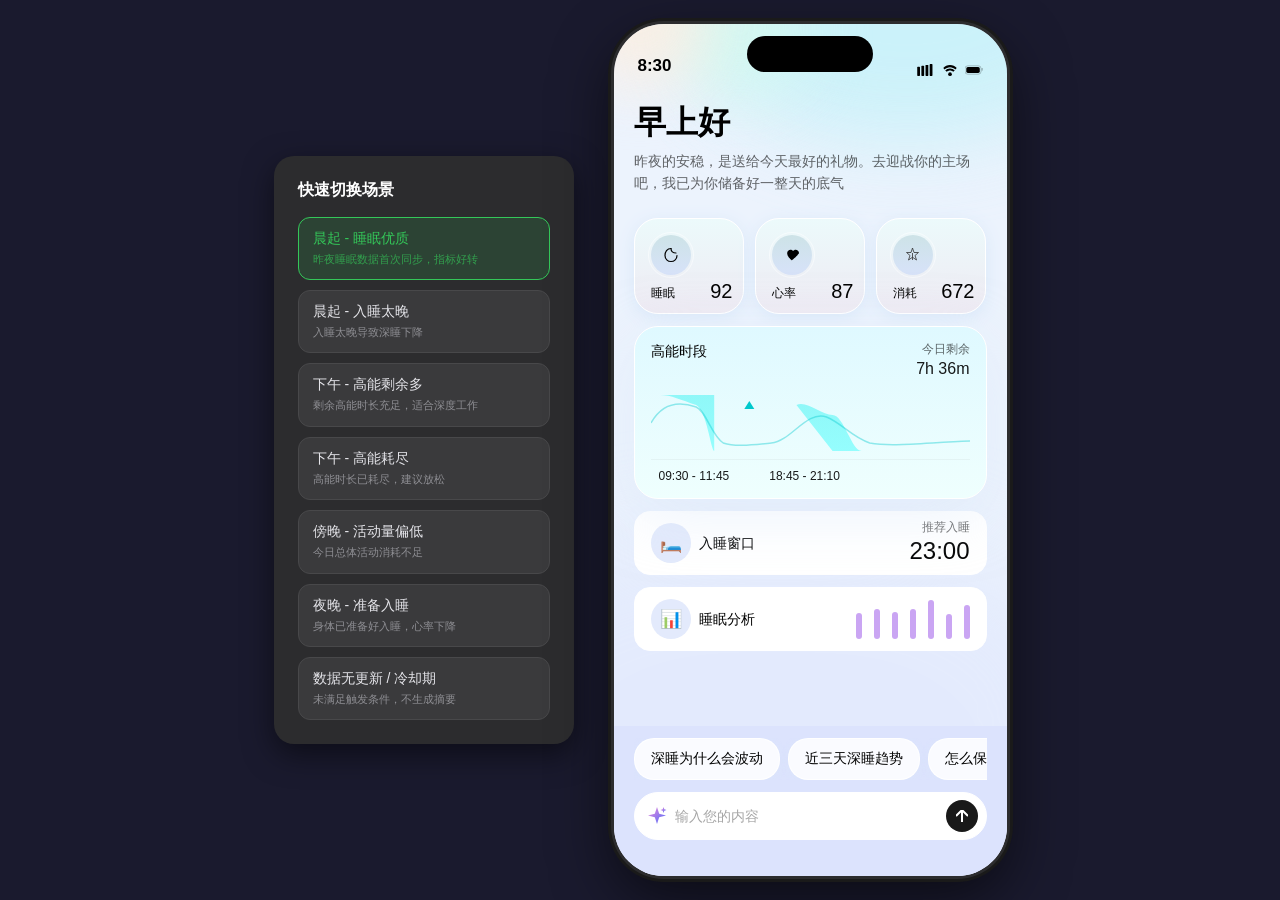
<file: prd/smart-digest/smart-digest-demo.html>
<!DOCTYPE html>
<html lang="zh-CN">
<head>
<meta charset="UTF-8">
<meta name="viewport" content="width=device-width, initial-scale=1.0">
<title>iSho Smart Digest Prototype</title>
<style>
  /* ── Reset & Base ── */
  *, *::before, *::after { box-sizing: border-box; margin: 0; padding: 0; }

  :root {
    --bg-page: rgb(236,243,253);
    --text-primary: #000;
    --text-secondary: rgba(0,0,0,0.6);
    --card-gradient: linear-gradient(180deg, rgb(236,250,251) 0%, rgb(238,234,243) 100%);
    --card-shadow: 0 4px 18px rgba(217,232,249,1);
    --energy-gradient: linear-gradient(180deg, rgb(223,249,255) 0%, rgb(239,255,254) 100%);
    --energy-shadow: 0 16px 58px rgba(217,232,249,0.51);
    --icon-bg: rgb(227,234,252);
    --icon-inner: linear-gradient(180deg, rgb(205,227,231) 0%, rgb(215,226,249) 100%);
    --bottom-gradient: linear-gradient(180deg, rgb(220,227,253) 0%, rgb(220,227,253) 100%);
    --font: -apple-system, BlinkMacSystemFont, 'SF Pro Display', 'Helvetica Neue', sans-serif;
  }

  body {
    font-family: var(--font);
    background: #1a1a2e;
    display: flex;
    justify-content: center;
    align-items: center;
    min-height: 100vh;
    padding: 20px;
    -webkit-font-smoothing: antialiased;
    gap: 40px;
  }

  /* ── Control Panel ── */
  .control-panel {
    background: #2C2C2E;
    padding: 24px;
    border-radius: 20px;
    width: 300px;
    color: #fff;
    box-shadow: 0 10px 30px rgba(0,0,0,0.5);
  }
  .control-panel h3 { margin-bottom: 16px; font-size: 16px; font-weight: 600; }
  .control-group { display: flex; flex-direction: column; gap: 10px; }
  .scene-btn {
    background: #3A3A3C;
    border: 1px solid #48484A;
    color: #E5E5EA;
    padding: 12px 14px;
    border-radius: 12px;
    text-align: left;
    cursor: pointer;
    font-size: 14px;
    font-family: var(--font);
    transition: all 0.2s;
  }
  .scene-btn:hover { background: #48484A; }
  .scene-btn.active {
    background: rgba(52, 199, 89, 0.15);
    border-color: #34C759;
    color: #34C759;
    font-weight: 500;
  }
  .scene-btn span { display: block; font-size: 11px; color: #8E8E93; margin-top: 4px; line-height: 1.4; }
  .scene-btn.active span { color: rgba(52, 199, 89, 0.7); }

  /* ── iPhone Frame ── */
  .iphone-frame {
    width: 393px;
    height: 852px;
    border-radius: 50px;
    position: relative;
    overflow: hidden;
    display: flex;
    flex-direction: column;
    box-shadow: 0 0 0 3px #2C2C2E, 0 0 0 6px #1a1a1a, 0 20px 60px rgba(0,0,0,0.6);
  }

  /* ── Background layer (matches Figma bg group) ── */
  .bg-layer {
    position: absolute;
    inset: 0;
    background: rgb(236,243,253);
    overflow: hidden;
    z-index: 0;
  }
  .bg-blob-1 {
    position: absolute;
    width: 408px;
    height: 234px;
    top: -116px;
    left: 89px;
    background: rgb(190,241,248);
    border-radius: 50%;
    filter: blur(40px);
    opacity: 0.7;
  }
  .bg-blob-2 {
    position: absolute;
    width: 142px;
    height: 142px;
    top: -68px;
    left: 55px;
    background: rgb(211,249,240);
    border-radius: 50%;
    filter: blur(30px);
    opacity: 0.8;
  }
  .bg-blob-3 {
    position: absolute;
    width: 142px;
    height: 142px;
    top: -78px;
    left: -45px;
    background: rgb(252,238,224);
    border-radius: 50%;
    filter: blur(30px);
    opacity: 0.8;
  }
  .bg-blob-4 {
    position: absolute;
    width: 640px;
    height: 444px;
    bottom: -100px;
    left: -157px;
    background: rgb(220,227,253);
    border-radius: 40%;
    filter: blur(50px);
    opacity: 0.5;
  }

  /* ── Status Bar ── */
  .status-bar {
    height: 62px;
    display: flex;
    align-items: flex-end;
    justify-content: space-between;
    padding: 0 24px 10px;
    position: relative;
    z-index: 10;
  }
  .status-bar .time { font-size: 17px; font-weight: 590; color: #000; }
  .status-bar .icons { display: flex; gap: 6px; align-items: center; }
  .status-bar .icons svg { width: 18px; height: 12px; fill: #000; }
  .dynamic-island {
    position: absolute;
    top: 12px;
    left: 50%;
    transform: translateX(-50%);
    width: 126px;
    height: 36px;
    background: #000;
    border-radius: 20px;
    z-index: 20;
  }

  /* ── Homepage Content ── */
  .homepage {
    flex: 1;
    padding: 16px 20px 0;
    display: flex;
    flex-direction: column;
    position: relative;
    z-index: 1;
    overflow-y: auto;
    -ms-overflow-style: none;
    scrollbar-width: none;
  }
  .homepage::-webkit-scrollbar { display: none; }

  .greeting-title {
    font-size: 32px;
    font-weight: 600;
    color: #000;
    line-height: 40px;
    margin-bottom: 8px;
    transition: opacity 0.3s;
  }
  .digest-text {
    font-size: 14px;
    line-height: 22px;
    color: rgba(0,0,0,0.6);
    font-weight: 400;
    margin-bottom: 24px;
    transition: opacity 0.3s, transform 0.3s;
  }

  /* ── Data Cards Row (Sleep / HR / Calories) ── */
  .data-cards-row {
    display: flex;
    gap: 11px;
    margin-bottom: 12px;
  }
  .data-card {
    width: 110px;
    height: 96px;
    background: var(--card-gradient);
    border: 1px solid #fff;
    border-radius: 24px;
    box-shadow: var(--card-shadow);
    position: relative;
    overflow: hidden;
    padding: 13px 0 0 13px;
  }
  .data-card .icon-outer {
    width: 46px;
    height: 46px;
    border-radius: 50%;
    border: 1px solid rgba(255,255,255,0.5);
    display: flex;
    align-items: center;
    justify-content: center;
    position: relative;
  }
  .data-card .icon-inner {
    width: 40px;
    height: 40px;
    border-radius: 50%;
    background: var(--icon-inner);
    display: flex;
    align-items: center;
    justify-content: center;
    font-size: 16px;
  }
  .data-card .metric-val {
    position: absolute;
    right: 10px;
    bottom: 8px;
    font-size: 20px;
    font-weight: 500;
    color: #000;
    line-height: 28px;
  }
  .data-card .metric-label {
    position: absolute;
    left: 16px;
    bottom: 12px;
    font-size: 12px;
    font-weight: 400;
    color: #000;
    line-height: 16px;
  }

  /* ── Energy Card ── */
  .energy-card {
    background: var(--energy-gradient);
    border: 1px solid #fff;
    border-radius: 24px;
    box-shadow: var(--energy-shadow);
    padding: 14px 16px;
    margin-bottom: 12px;
    position: relative;
  }
  .energy-header {
    display: flex;
    justify-content: space-between;
    align-items: flex-start;
    margin-bottom: 14px;
  }
  .energy-title { font-size: 14px; font-weight: 500; color: #000; line-height: 20px; }
  .energy-remain { text-align: right; }
  .energy-remain-label { font-size: 12px; color: rgba(0,0,0,0.6); line-height: 16px; }
  .energy-remain-val { font-size: 16px; font-weight: 500; color: rgba(0,0,0,0.9); line-height: 24px; }

  .energy-chart {
    height: 56px;
    position: relative;
    margin-bottom: 4px;
  }
  .energy-chart svg { width: 100%; height: 100%; }

  .energy-divider {
    height: 1px;
    background: rgba(0,0,0,0.04);
    margin: 8px 0;
  }
  .energy-times {
    display: flex;
    gap: 40px;
    padding-left: 8px;
  }
  .energy-time {
    font-size: 12px;
    font-weight: 400;
    color: rgba(0,0,0,0.9);
    line-height: 16px;
  }

  /* ── Info Row Cards (Sleep Window / Sleep Analysis) ── */
  .info-row {
    background: #fff;
    border: 1px solid #fff;
    border-radius: 16px;
    height: 64px;
    display: flex;
    align-items: center;
    padding: 0 16px;
    margin-bottom: 12px;
  }
  .info-row-icon {
    width: 40px;
    height: 40px;
    border-radius: 50%;
    background: var(--icon-bg);
    display: flex;
    align-items: center;
    justify-content: center;
    flex-shrink: 0;
    font-size: 18px;
  }
  .info-row-label {
    font-size: 14px;
    font-weight: 500;
    color: #000;
    line-height: 20px;
    margin-left: 8px;
  }
  .info-row-right {
    margin-left: auto;
    text-align: right;
  }
  .info-row-sublabel {
    font-size: 12px;
    color: rgba(0,0,0,0.6);
    line-height: 16px;
  }
  .info-row-value {
    font-size: 24px;
    font-weight: 500;
    color: #000;
    line-height: 32px;
  }

  /* Sleep bars mini chart */
  .sleep-bars {
    display: flex;
    align-items: flex-end;
    gap: 12px;
    height: 40px;
    margin-left: auto;
  }
  .sleep-bar {
    width: 6px;
    border-radius: 3px;
    background: rgb(202,165,243);
  }

  /* ── Quick Questions ── */
  .quick-questions {
    display: flex;
    flex-direction: row;
    gap: 8px;
    margin-bottom: 12px;
    overflow-x: auto;
    -ms-overflow-style: none;
    scrollbar-width: none;
    transition: opacity 0.3s, transform 0.3s;
  }
  .quick-questions::-webkit-scrollbar { display: none; }
  .qq-btn {
    flex-shrink: 0;
    background: rgba(255,255,255,0.85);
    backdrop-filter: blur(10px);
    -webkit-backdrop-filter: blur(10px);
    border: 1px solid rgba(255,255,255,0.9);
    color: #000;
    padding: 10px 16px;
    border-radius: 20px;
    font-size: 14px;
    font-weight: 400;
    cursor: pointer;
    box-shadow: 0 2px 8px rgba(217,232,249,0.4);
    transition: all 0.2s;
    line-height: 1.4;
    font-family: var(--font);
  }
  .qq-btn:hover {
    background: #fff;
    transform: translateY(-1px);
    box-shadow: 0 4px 12px rgba(217,232,249,0.6);
  }
  .qq-btn:active { transform: scale(0.98); }

  /* ── Bottom Input Bar ── */
  .bottom-bar {
    position: relative;
    z-index: 10;
    background: var(--bottom-gradient);
    padding: 12px 20px 36px;
  }
  .input-wrapper {
    background: #fff;
    border: 1px solid #fff;
    border-radius: 32px;
    height: 48px;
    display: flex;
    align-items: center;
    padding: 0 8px 0 12px;
  }
  .input-sparkle {
    width: 20px;
    height: 18px;
    flex-shrink: 0;
  }
  .input-field {
    flex: 1;
    border: none;
    background: transparent;
    font-size: 14px;
    color: #000;
    outline: none;
    font-family: var(--font);
    margin-left: 8px;
    opacity: 0.35;
  }
  .input-field::placeholder { color: #000; }
  .input-send {
    width: 32px;
    height: 32px;
    border-radius: 50%;
    background: rgba(0,0,0,0.9);
    display: flex;
    align-items: center;
    justify-content: center;
    flex-shrink: 0;
    cursor: pointer;
  }
  .input-send svg { width: 12px; height: 12px; fill: none; stroke: #fff; stroke-width: 2; }

  /* ── Animations ── */
  .fade-enter-active { opacity: 1; transform: translateY(0); }
  .fade-exit-active { opacity: 0; transform: translateY(-10px); }
</style>
</head>
<body>

<!-- Control Panel -->
<div class="control-panel">
  <h3>快速切换场景</h3>
  <div class="control-group" id="btn-group"></div>
</div>

<div class="iphone-frame" id="app">
  <!-- Background blobs -->
  <div class="bg-layer">
    <div class="bg-blob-1"></div>
    <div class="bg-blob-2"></div>
    <div class="bg-blob-3"></div>
    <div class="bg-blob-4"></div>
  </div>

  <!-- Dynamic Island -->
  <div class="dynamic-island"></div>

  <!-- Status Bar -->
  <div class="status-bar">
    <span class="time" id="sys-time">9:41</span>
    <span class="icons">
      <svg viewBox="0 0 19 13"><rect x="0" y="3" width="3" height="10" rx="0.7"/><rect x="4.5" y="2" width="3" height="11" rx="0.7"/><rect x="9" y="1" width="3" height="12" rx="0.7"/><rect x="13.5" y="0" width="3" height="13" rx="0.7"/></svg>
      <svg viewBox="0 0 17 13"><path d="M8.5 3.5C10.8 3.5 12.8 4.5 14.2 6L15.8 4.4C14 2.5 11.4 1.2 8.5 1.2S3 2.5 1.2 4.4L2.8 6C4.2 4.5 6.2 3.5 8.5 3.5z"/><path d="M8.5 7C9.9 7 11.2 7.6 12.1 8.5L13.7 6.9C12.4 5.6 10.5 4.8 8.5 4.8S4.6 5.6 3.3 6.9L4.9 8.5C5.8 7.6 7.1 7 8.5 7z"/><circle cx="8.5" cy="11" r="2"/></svg>
      <svg viewBox="0 0 28 13"><rect x="0" y="0" width="25" height="13" rx="4.3" fill="none" stroke="#000" stroke-opacity="0.35"/><rect x="2" y="2" width="21" height="9" rx="2.5" fill="#000"/><rect x="26" y="3.5" width="1.3" height="4" rx="0.7" fill="#000" opacity="0.4"/></svg>
    </span>
  </div>

  <div class="homepage">
    <!-- Greeting -->
    <div class="greeting-title" id="greeting">早上好</div>
    <div class="digest-text" id="digest">昨夜的安稳，是送给今天最好的礼物。去迎战你的主场吧，我已为你储备好一整天的底气</div>

    <!-- Data Cards: Sleep / HR / Calories -->
    <div class="data-cards-row">
      <div class="data-card">
        <div class="icon-outer"><div class="icon-inner">
          <svg width="16" height="16" viewBox="0 0 16 16" fill="none" stroke="#000" stroke-width="1.2" stroke-linecap="round" stroke-linejoin="round"><path d="M14 8.5C14 12 11.3 14.5 8 14.5C4.7 14.5 2 12 2 8.5C2 5 4 1.5 8 1.5"/><path d="M8 1.5C8 4.5 10 6 13 6"/></svg>
        </div></div>
        <span class="metric-label">睡眠</span>
        <span class="metric-val" id="metric-sleep">92</span>
      </div>
      <div class="data-card">
        <div class="icon-outer"><div class="icon-inner">
          <svg width="16" height="15" viewBox="0 0 16 15" fill="#000"><path d="M8 14s-5.5-4.2-5.5-8.2C2.5 3 4.5 1.5 6.5 1.5c1.2 0 2.5.7 3 1.5.5-.8 1.8-1.5 3-1.5 2 0 4 1.5 4 4.3C13.5 9.8 8 14 8 14z" transform="scale(0.85) translate(1.2,0.5)"/></svg>
        </div></div>
        <span class="metric-label">心率</span>
        <span class="metric-val" id="metric-hr">87</span>
      </div>
      <div class="data-card">
        <div class="icon-outer"><div class="icon-inner">
          <svg width="17" height="17" viewBox="0 0 17 17" fill="#000"><path d="M8.5 1L10 5.5H14.5L11 8.5L12.5 13L8.5 10.2L4.5 13L6 8.5L2.5 5.5H7L8.5 1Z" stroke="#333" stroke-width="0.8" fill="none"/><line x1="8.5" y1="6" x2="8.5" y2="13" stroke="#333" stroke-width="0.8"/></svg>
        </div></div>
        <span class="metric-label">消耗</span>
        <span class="metric-val" id="metric-cal">672</span>
      </div>
    </div>

    <!-- Energy Card -->
    <div class="energy-card">
      <div class="energy-header">
        <span class="energy-title">高能时段</span>
        <div class="energy-remain">
          <div class="energy-remain-label" id="energy-label">今日剩余</div>
          <div class="energy-remain-val" id="energy-val">7h 36m</div>
        </div>
      </div>
      <div class="energy-chart">
        <svg viewBox="0 0 318 56" preserveAspectRatio="none">
          <!-- area fills -->
          <path d="M9 0 C20 0 30 5 45 10 C55 14 60 56 63 56 L63 0 Z" fill="url(#tealGrad)" opacity="0.6"/>
          <path d="M145 10 C155 5 170 20 181 20 C192 20 200 56 210 56 L181 56 Z" fill="url(#tealGrad)" opacity="0.6"/>
          <!-- line -->
          <path d="M0 28 C10 10 25 5 45 12 C55 16 60 40 72 48 C84 52 100 50 120 48 C140 46 155 15 175 22 C190 28 200 42 218 48 C240 52 270 48 318 46" fill="none" stroke="rgba(0,200,204,0.4)" stroke-width="1.5"/>
          <!-- pointer -->
          <polygon points="98,6 93,14 103,14" fill="rgb(0,200,204)"/>
          <defs>
            <linearGradient id="tealGrad" x1="0" y1="0" x2="0" y2="1">
              <stop offset="0%" stop-color="rgb(86,245,244)"/>
              <stop offset="100%" stop-color="rgb(91,254,253)"/>
            </linearGradient>
          </defs>
        </svg>
      </div>
      <div class="energy-divider"></div>
      <div class="energy-times">
        <span class="energy-time" id="time-slot-1">09:30 - 11:45</span>
        <span class="energy-time" id="time-slot-2">18:45 - 21:10</span>
      </div>
    </div>

    <!-- Sleep Window -->
    <div class="info-row" id="info-row-1">
      <div class="info-row-icon">🛏️</div>
      <span class="info-row-label" id="info-label-1">入睡窗口</span>
      <div class="info-row-right">
        <div class="info-row-sublabel" id="info-sublabel-1">推荐入睡</div>
        <div class="info-row-value" id="info-value-1">23:00</div>
      </div>
    </div>

    <!-- Sleep Analysis -->
    <div class="info-row" id="info-row-2">
      <div class="info-row-icon">📊</div>
      <span class="info-row-label">睡眠分析</span>
      <div class="sleep-bars">
        <div class="sleep-bar" style="height:26px"></div>
        <div class="sleep-bar" style="height:30px"></div>
        <div class="sleep-bar" style="height:27px"></div>
        <div class="sleep-bar" style="height:30px"></div>
        <div class="sleep-bar" style="height:39px"></div>
        <div class="sleep-bar" style="height:25px"></div>
        <div class="sleep-bar" style="height:34px"></div>
      </div>
    </div>

    <!-- spacer for bottom bar -->
    <div style="height: 24px; flex-shrink: 0;"></div>
  </div>

  <!-- Bottom: Quick Questions + Input Bar -->
  <div class="bottom-bar">
    <div class="quick-questions" id="quick-questions"></div>
    <div class="input-wrapper">
      <svg class="input-sparkle" viewBox="0 0 20 18">
        <path d="M10 0L12.2 6.8L19 8.5L12.2 10.2L10 17L7.8 10.2L1 8.5L7.8 6.8Z" fill="url(#sparkleGrad)"/>
        <path d="M16.5 0L17.3 2.3L19.5 3L17.3 3.7L16.5 6L15.7 3.7L13.5 3L15.7 2.3Z" fill="url(#sparkleGrad)"/>
        <defs>
          <linearGradient id="sparkleGrad" x1="0" y1="0" x2="1" y2="1">
            <stop offset="0%" stop-color="rgb(241,139,217)"/>
            <stop offset="76%" stop-color="rgb(115,115,244)"/>
            <stop offset="100%" stop-color="rgb(111,219,255)"/>
          </linearGradient>
        </defs>
      </svg>
      <input type="text" class="input-field" placeholder="输入您的内容" readonly>
      <div class="input-send">
        <svg viewBox="0 0 12 12"><polyline points="6,0 6,12" /><polyline points="0,6 6,0 12,6" /></svg>
      </div>
    </div>
  </div>
</div>

<script>
const SCENES = [
  {
    id: 'morning_good',
    name: '晨起 - 睡眠优质',
    desc: '昨夜睡眠数据首次同步，指标好转',
    time: '8:30',
    greeting: '早上好',
    digest: '昨夜的安稳，是送给今天最好的礼物。去迎战你的主场吧，我已为你储备好一整天的底气',
    questions: ['深睡为什么会波动', '近三天深睡趋势', '怎么保持这状态'],
    metrics: { sleep: 92, hr: 87, cal: 672 },
    energy: { label: '今日剩余', val: '7h 36m', slot1: '09:30 - 11:45', slot2: '18:45 - 21:10' },
    info1: { label: '入睡窗口', sublabel: '推荐入睡', value: '23:00' },
  },
  {
    id: 'morning_bad',
    name: '晨起 - 入睡太晚',
    desc: '入睡太晚导致深睡下降',
    time: '9:15',
    greeting: '早上好',
    digest: '1:45 才躺下，深睡只捞到 15%，不过高能窗口 9:30 就开了，先干正事',
    questions: ['晚睡对深睡影响多大', '深睡占比多少正常', '今晚怎么改善'],
    metrics: { sleep: 68, hr: 71, cal: 180 },
    energy: { label: '今日剩余', val: '9h 30m', slot1: '09:30 - 12:00', slot2: '15:00 - 17:30' },
    info1: { label: '入睡窗口', sublabel: '推荐入睡', value: '23:00' },
  },
  {
    id: 'afternoon_energy',
    name: '下午 - 高能剩余多',
    desc: '剩余高能时长充足，适合深度工作',
    time: '14:20',
    greeting: '下午好',
    digest: '还剩 4 小时高能，2-4 点是你的主场——那个需求文档该写了',
    questions: ['高能时段怎么算的', '今天高能窗口变了吗', '高能时段怎么用好'],
    metrics: { sleep: 85, hr: 82, cal: 450 },
    energy: { label: '今日剩余', val: '4h', slot1: '14:00 - 16:00', slot2: '19:00 - 21:00' },
    info1: { label: '入睡窗口', sublabel: '推荐入睡', value: '23:30' },
  },
  {
    id: 'afternoon_depleted',
    name: '下午 - 高能耗尽',
    desc: '高能时长已耗尽，建议放松',
    time: '16:45',
    greeting: '下午好',
    digest: '高能额度已经刷完了，大脑已进入节能模式，剩下的时间适合做不费脑的事',
    questions: ['怎么判断完全没电了', '咖啡能续命多久', '现在做点什么能恢复'],
    metrics: { sleep: 78, hr: 88, cal: 580 },
    energy: { label: '今日高能', val: '已耗尽', slot1: '09:00 - 11:30', slot2: '13:30 - 15:45' },
    info1: { label: '入睡窗口', sublabel: '推荐入睡', value: '22:30' },
  },
  {
    id: 'evening_low',
    name: '傍晚 - 活动量偏低',
    desc: '今日总体活动消耗不足',
    time: '19:30',
    greeting: '晚上好',
    digest: '今天只消耗了 320 大卡，你的椅子比你更累。明天可以动一动',
    questions: ['消耗低影响睡眠吗', '睡前适合什么活动', '推荐个放松运动'],
    metrics: { sleep: 85, hr: 75, cal: 320 },
    energy: { label: '明日刷新', val: '06:00', slot1: '-- : --', slot2: '-- : --' },
    info1: { label: '入睡窗口', sublabel: '推荐入睡', value: '23:00' },
  },
  {
    id: 'night_ready',
    name: '夜晚 - 准备入睡',
    desc: '身体已准备好入睡，心率下降',
    time: '23:10',
    greeting: '夜深了',
    digest: '静息心率已经降到 58 了，身体比你先表态——该准备收工了',
    questions: ['低心率说明什么', '现在多快能睡着', '帮我设个闹钟'],
    metrics: { sleep: 88, hr: 58, cal: 650 },
    energy: { label: '推荐入睡', val: '23:30', slot1: '-- : --', slot2: '-- : --' },
    info1: { label: '入睡窗口', sublabel: '推荐入睡', value: '23:30' },
  },
  {
    id: 'none',
    name: '数据无更新 / 冷却期',
    desc: '未满足触发条件，不生成摘要',
    time: '10:00',
    greeting: '早上好',
    digest: '',
    questions: [],
    metrics: { sleep: 88, hr: 76, cal: 350 },
    energy: { label: '今日剩余', val: '6h', slot1: '10:00 - 12:00', slot2: '14:00 - 16:00' },
    info1: { label: '入睡窗口', sublabel: '推荐入睡', value: '23:00' },
  }
];

const $ = id => document.getElementById(id);
const btnGroup = $('btn-group');

SCENES.forEach((scene, i) => {
  const btn = document.createElement('button');
  btn.className = `scene-btn ${i === 0 ? 'active' : ''}`;
  btn.innerHTML = `${scene.name} <span>${scene.desc}</span>`;
  btn.onclick = () => {
    document.querySelectorAll('.scene-btn').forEach(b => b.classList.remove('active'));
    btn.classList.add('active');
    applyScene(scene);
  };
  btnGroup.appendChild(btn);
});

function applyScene(s) {
  $('sys-time').textContent = s.time;
  $('greeting').textContent = s.greeting;

  const digestEl = $('digest');
  digestEl.textContent = s.digest;
  digestEl.style.display = s.digest ? 'block' : 'none';

  $('metric-sleep').textContent = s.metrics.sleep;
  $('metric-hr').textContent = s.metrics.hr;
  $('metric-cal').textContent = s.metrics.cal;

  $('energy-label').textContent = s.energy.label;
  $('energy-val').textContent = s.energy.val;
  $('time-slot-1').textContent = s.energy.slot1;
  $('time-slot-2').textContent = s.energy.slot2;

  $('info-label-1').textContent = s.info1.label;
  $('info-sublabel-1').textContent = s.info1.sublabel;
  $('info-value-1').textContent = s.info1.value;

  // Quick Questions
  const qqContainer = $('quick-questions');
  qqContainer.innerHTML = '';
  if (s.questions && s.questions.length > 0 && s.digest) {
    qqContainer.style.display = 'flex';
    s.questions.forEach(q => {
      const btn = document.createElement('div');
      btn.className = 'qq-btn';
      btn.textContent = q;
      qqContainer.appendChild(btn);
    });
  } else {
    qqContainer.style.display = 'none';
  }
}

applyScene(SCENES[0]);
</script>
</body>
</html>
</file>
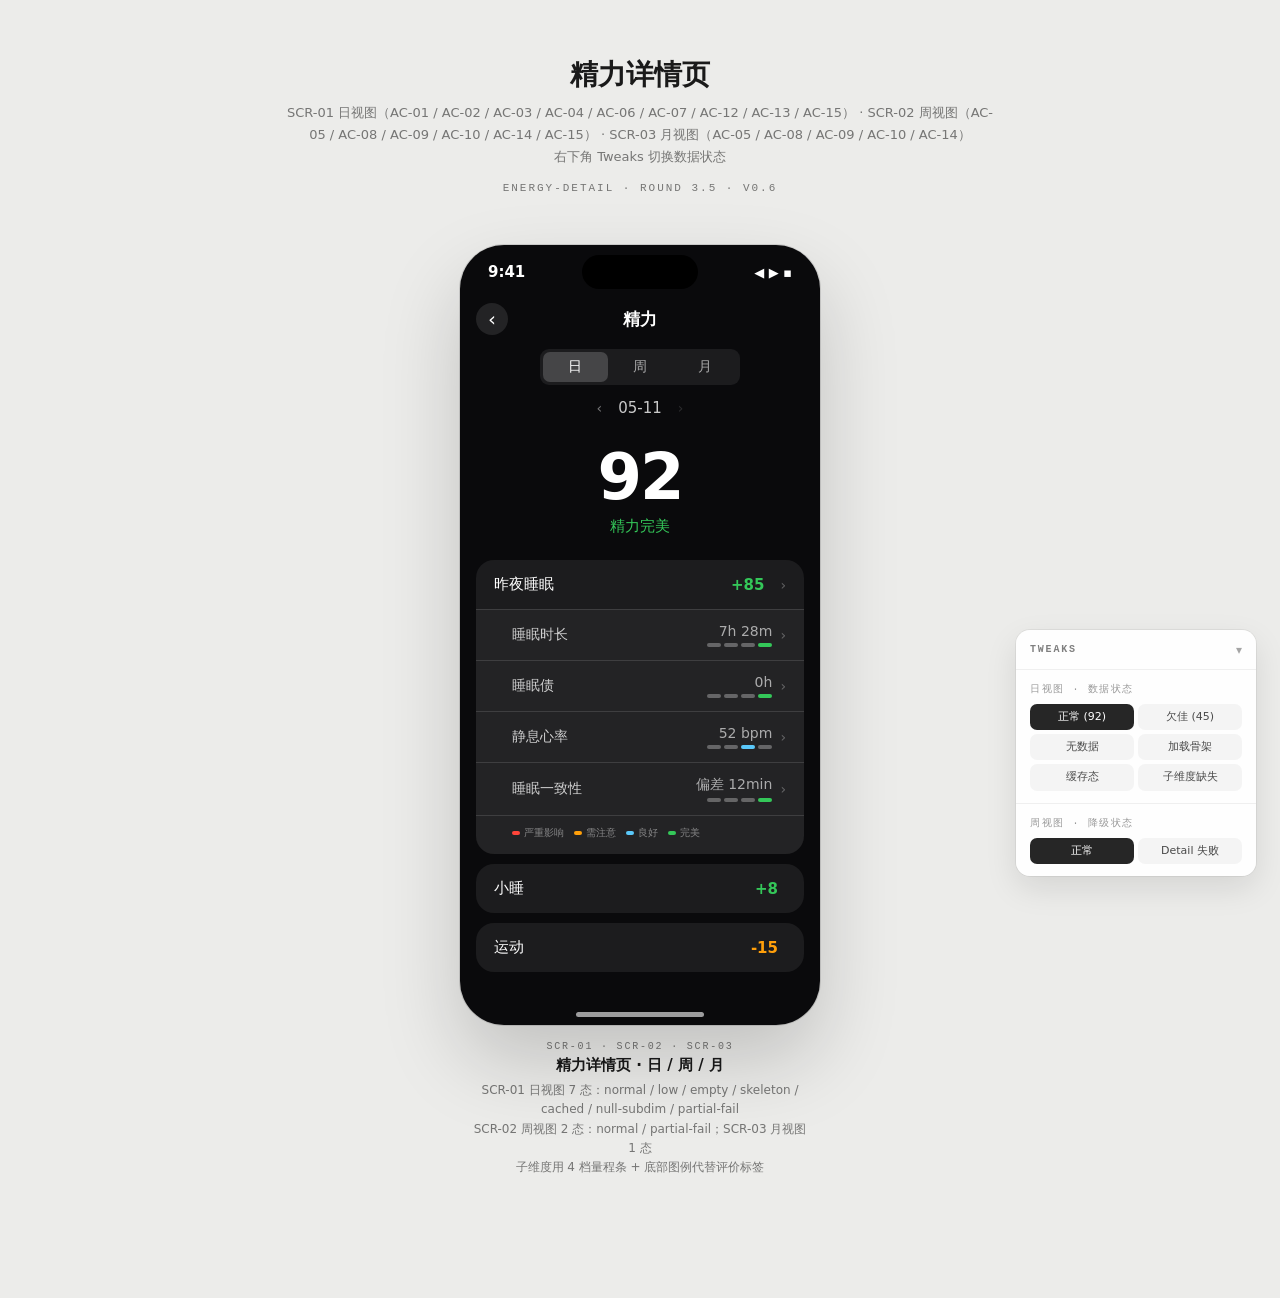
<file: prd/energy-detail/specs/energy-detail/ui/screens.html>
<!DOCTYPE html>
<html lang="zh-CN">
<head>
<meta charset="UTF-8">
<meta name="viewport" content="width=device-width, initial-scale=1.0">
<title>精力详情页 · screens.html · SCR-01 / SCR-02 / SCR-03</title>
<style>
  :root {
    --page-bg: #ECECEA;
    --page-ink: #1a1a1a;
    --page-muted: rgba(0,0,0,0.5);
    --phone-bg: #0a0a0c;
    --phone-elev: #1c1c1e;
    --phone-elev-2: #2c2c2e;
    --phone-shadow-1: rgba(0,0,0,0.18);
    --phone-shadow-2: rgba(0,0,0,0.12);
    --phone-island: #000;
    --phone-home-indicator: rgba(255,255,255,0.6);
    --phone-ink: #ffffff;
    --phone-ink-75: rgba(255,255,255,0.78);
    --phone-ink-60: rgba(255,255,255,0.62);
    --phone-ink-45: rgba(255,255,255,0.45);
    --phone-ink-30: rgba(255,255,255,0.30);
    --phone-ink-25: rgba(255,255,255,0.25);
    --phone-ink-18: rgba(255,255,255,0.18);
    --phone-ink-10: rgba(255,255,255,0.10);
    --phone-ink-03: rgba(255,255,255,0.03);
    --phone-line: rgba(255,255,255,0.12);
    --accent: #2e7df6;
    --rating-perfect: #34c759;
    --rating-perfect-bg: rgba(52,199,89,0.15);
    --rating-good: #5ac8fa;
    --rating-good-bg: rgba(90,200,250,0.15);
    --rating-warn: #ff9f0a;
    --rating-warn-bg: rgba(255,159,10,0.15);
    --rating-bad: #ff453a;
    --rating-bad-bg: rgba(255,69,58,0.15);
    --tweaks-bg: rgba(255,255,255,0.92);
    --tweaks-ink: #1a1a1a;
    --tweaks-shadow-1: rgba(0,0,0,0.10);
    --tweaks-shadow-2: rgba(0,0,0,0.06);
    --tweaks-line: rgba(0,0,0,0.06);
    --tweaks-label-strong: rgba(0,0,0,0.5);
    --tweaks-label: rgba(0,0,0,0.4);
    --tweaks-label-muted: rgba(0,0,0,0.35);
    --tweaks-btn-bg: rgba(0,0,0,0.04);
    --tweaks-btn-ink: rgba(0,0,0,0.7);
    --tweaks-btn-hover: rgba(0,0,0,0.07);
    --tweaks-btn-on-bg: rgba(0,0,0,0.85);
    --tweaks-btn-on-ink: #fff;
    --r-card: 18px;
    --r-phone: 44px;
    --font: -apple-system, BlinkMacSystemFont, "PingFang SC", "Noto Sans SC", system-ui, sans-serif;
    --mono: ui-monospace, SFMono-Regular, Menlo, monospace;
  }
  * { box-sizing: border-box; }
  html, body { margin: 0; padding: 0; }
  body {
    background: var(--page-bg); color: var(--page-ink);
    font-family: var(--font); -webkit-font-smoothing: antialiased; min-height: 100vh;
  }
  ::-webkit-scrollbar { width: 0; height: 0; }
  button { font: inherit; border: 0; background: none; cursor: pointer; color: inherit; }

  .page-header { padding: 56px 32px 28px; text-align: center; }
  .page-header h1 { margin: 0 0 8px; font-size: 28px; font-weight: 600; }
  .page-header .sub { margin: 0; font-size: 13px; color: var(--page-muted); line-height: 1.7; max-width: 720px; margin-inline: auto; }
  .page-header .meta { margin-top: 14px; font-family: var(--mono); font-size: 11px; letter-spacing: 0.18em; color: var(--page-muted); text-transform: uppercase; }

  .stage { padding: 12px 28px 120px; }
  .board { display: grid; grid-template-columns: repeat(auto-fit, minmax(360px, max-content)); justify-content: center; gap: 56px 48px; max-width: 1760px; margin: 0 auto; }
  .screen-wrap { display: flex; flex-direction: column; align-items: center; }
  .screen-caption { margin-top: 16px; text-align: center; max-width: 340px; }
  .screen-caption .st-num { font-family: var(--mono); font-size: 10px; letter-spacing: 0.18em; color: var(--page-muted); text-transform: uppercase; }
  .screen-caption .st-title { font-size: 15px; font-weight: 600; margin-top: 4px; }
  .screen-caption .st-desc { font-size: 12px; color: var(--page-muted); margin-top: 6px; line-height: 1.6; }

  /* Phone */
  .phone { width: 360px; height: 780px; border-radius: var(--r-phone); position: relative; overflow: hidden; background: var(--phone-bg); box-shadow: 0 36px 80px var(--phone-shadow-1), 0 0 0 1px var(--phone-shadow-2); color: var(--phone-ink); }
  .phone .island { position: absolute; top: 10px; left: 50%; transform: translateX(-50%); width: 116px; height: 34px; border-radius: 22px; background: var(--phone-island); z-index: 50; }
  .phone .home-indicator { position: absolute; bottom: 8px; left: 50%; transform: translateX(-50%); width: 128px; height: 5px; border-radius: 999px; background: var(--phone-home-indicator); z-index: 60; }
  .status-bar { position: absolute; top: 0; left: 0; right: 0; z-index: 20; display: flex; align-items: center; justify-content: space-between; padding: 18px 28px 12px; font-family: -apple-system, "SF Pro", system-ui; font-size: 15px; font-weight: 600; }
  .status-bar .icons { display: inline-flex; align-items: center; gap: 6px; font-size: 13px; }
  .screen-body { position: absolute; inset: 0; padding-top: 52px; padding-bottom: 26px; display: flex; flex-direction: column; overflow: hidden; }

  .nav-bar { display: flex; align-items: center; padding: 8px 16px; height: 44px; flex-shrink: 0; }
  .nav-back { width: 32px; height: 32px; background: var(--phone-ink-10); border-radius: 50%; display: inline-flex; align-items: center; justify-content: center; font-size: 20px; }
  .nav-title { flex: 1; text-align: center; font-size: 17px; font-weight: 600; margin-right: 32px; }

  .seg-tabs { display: flex; background: var(--phone-elev); border-radius: 9px; padding: 3px; margin: 8px 80px 0; flex-shrink: 0; }
  .seg-tab { flex: 1; text-align: center; padding: 6px 0; font-size: 14px; color: var(--phone-ink-60); border-radius: 7px; font-weight: 500; }
  .seg-tab.on { background: var(--phone-ink-18); color: var(--phone-ink); }

  .date-row { display: flex; align-items: center; justify-content: center; gap: 16px; padding: 14px 0 8px; flex-shrink: 0; font-size: 15px; color: var(--phone-ink-75); }
  .date-arrow { color: var(--phone-ink-45); font-size: 14px; }
  .date-arrow.disabled { opacity: 0.3; }

  .content-scroll { flex: 1; overflow-y: auto; padding: 0 0 16px; }

  .hero { text-align: center; padding: 20px 24px 24px; }
  .hero-score { font-size: 64px; font-weight: 700; line-height: 1; letter-spacing: -2px; }
  .hero-rating { margin-top: 8px; font-size: 15px; font-weight: 500; }

  .hero-left { padding: 12px 24px 12px; display: flex; align-items: baseline; gap: 10px; }
  .hero-left .hl-score { font-size: 44px; font-weight: 700; line-height: 1; letter-spacing: -1px; }
  .hero-left .hl-rating { font-size: 14px; font-weight: 500; }

  /* Contributors */
  .contributors { padding: 0 16px; }
  .contrib-section { background: var(--phone-elev); border-radius: var(--r-card); margin-bottom: 10px; overflow: hidden; }
  .contrib-row { display: flex; align-items: center; padding: 15px 18px; gap: 8px; position: relative; }
  .contrib-row + .contrib-row { border-top: 1px solid var(--phone-line); }
  .contrib-name { flex: 1; font-size: 15px; font-weight: 500; }
  .contrib-score { font-size: 15px; font-weight: 600; margin-right: 8px; }
  .contrib-score.pos { color: var(--rating-perfect); }
  .contrib-score.zero { color: var(--phone-ink-45); }
  .contrib-score.neg { color: var(--rating-warn); }
  .contrib-rating { font-size: 12px; font-weight: 500; padding: 2px 8px; border-radius: 4px; margin-right: 4px; }
  .contrib-rating.perfect { color: var(--rating-perfect); background: var(--rating-perfect-bg); }
  .contrib-rating.good { color: var(--rating-good); background: var(--rating-good-bg); }
  .contrib-rating.warn { color: var(--rating-warn); background: var(--rating-warn-bg); }
  .contrib-rating.bad { color: var(--rating-bad); background: var(--rating-bad-bg); }
  .contrib-arrow { color: var(--phone-ink-30); font-size: 14px; }

  .sub-rows { background: var(--phone-ink-03); }
  .sub-row { display: flex; align-items: center; padding: 13px 18px 13px 36px; gap: 8px; border-top: 1px solid var(--phone-line); }
  .sub-name { flex: 1; font-size: 14px; color: var(--phone-ink-75); min-width: 0; }
  .sub-right { display: flex; flex-direction: column; align-items: flex-end; gap: 4px; }
  .sub-value { font-size: 14px; color: var(--phone-ink-60); word-break: keep-all; overflow-wrap: normal; }

  .contrib-row.no-click { cursor: default; }
  .contrib-row.no-click .contrib-arrow { display: none; }
  .no-data-text { font-size: 13px; color: var(--phone-ink-45); }

  .sub-row.null-dim .contrib-arrow { display: none; }
  .sub-row.null-dim .sub-value { color: var(--phone-ink-30); }
  .sub-row.null-dim { cursor: default; }
  .accum-tag { font-size: 11px; color: var(--phone-ink-45); font-style: italic; }

  /* ===== Gauge (4-tier meter) ===== */
  .gauge { display: inline-flex; align-items: center; gap: 3px; flex-shrink: 0; }
  .gauge i { display: block; width: 14px; height: 4px; border-radius: 2px; background: var(--phone-ink-30); font-style: normal; }
  .gauge i.bad { background: var(--rating-bad); }
  .gauge i.warn { background: var(--rating-warn); }
  .gauge i.good { background: var(--rating-good); }
  .gauge i.perfect { background: var(--rating-perfect); }

  .gauge-legend {
    display: flex; gap: 10px; padding: 10px 18px 14px 36px;
    border-top: 1px solid var(--phone-line);
  }
  .gauge-legend span {
    display: inline-flex; align-items: center; gap: 4px;
    font-size: 10px; color: var(--phone-ink-45);
  }
  .gauge-legend i { display: block; width: 8px; height: 4px; border-radius: 2px; font-style: normal; }

  /* Bar chart */
  .chart-area { padding: 8px 16px 0; }
  .bar-chart { display: flex; align-items: flex-end; justify-content: space-between; height: 100px; gap: 2px; border-bottom: 1px solid var(--phone-line); }
  .bar-col { flex: 1; display: flex; flex-direction: column; align-items: center; justify-content: flex-end; height: 100%; cursor: pointer; position: relative; }
  .bar-col.empty { cursor: default; }
  .bar-fill { width: 100%; max-width: 24px; border-radius: 3px 3px 0 0; background: var(--phone-ink-25); transition: background 0.2s; }
  .bar-col.selected .bar-fill { background: var(--accent); }
  .bar-col.empty .bar-fill { background: transparent; }
  .bar-labels { display: flex; justify-content: space-between; padding: 6px 0 0; font-size: 10px; color: var(--phone-ink-45); }
  .bar-label { flex: 1; text-align: center; }
  .bar-label.selected { color: var(--phone-ink); font-weight: 600; }

  .bar-chart.month-chart { gap: 1px; }
  .bar-chart.month-chart .bar-fill { max-width: 8px; border-radius: 2px 2px 0 0; }

  /* Week bar value label */
  .bar-val { font-size: 9px; color: var(--phone-ink-45); font-weight: 500; margin-bottom: 2px; font-family: var(--mono); }
  .bar-col.selected .bar-val { color: var(--phone-ink); font-weight: 600; }
  .bar-col.empty .bar-val { display: none; }

  /* Shimmer skeleton (AC-13) */
  @keyframes shimmer { 0% { background-position: -400px 0; } 100% { background-position: 400px 0; } }
  .skel-block { background: linear-gradient(90deg, var(--phone-elev) 25%, var(--phone-elev-2) 50%, var(--phone-elev) 75%); background-size: 400px 100%; animation: shimmer 1.4s ease infinite; border-radius: 8px; }
  .skel-hero { width: 100px; height: 64px; margin: 28px auto 12px; border-radius: 12px; }
  .skel-rating { width: 80px; height: 18px; margin: 0 auto 24px; }
  .skel-card { margin: 0 16px 10px; border-radius: var(--r-card); overflow: hidden; }

  /* Cache banner (AC-12) */
  .cache-banner { background: var(--rating-warn-bg); color: var(--rating-warn); font-size: 12px; font-weight: 500; text-align: center; padding: 8px 16px; flex-shrink: 0; }

  /* Fallback box (AC-15) */
  .fallback-box { margin: 0 16px; padding: 32px 24px; background: var(--phone-elev); border-radius: var(--r-card); text-align: center; }
  .fallback-box .fb-icon { font-size: 28px; margin-bottom: 8px; }
  .fallback-box .fb-text { font-size: 14px; color: var(--phone-ink-60); }

  /* Tweaks */
  .tweaks { position: fixed; right: 24px; bottom: 24px; z-index: 9000; width: 240px; background: var(--tweaks-bg); color: var(--tweaks-ink); border-radius: 14px; box-shadow: 0 12px 32px var(--tweaks-shadow-1), 0 0 0 1px var(--tweaks-shadow-2); backdrop-filter: blur(20px); font-size: 13px; overflow: hidden; transition: transform 0.28s cubic-bezier(0.16,1,0.3,1), opacity 0.2s ease; }
  .tweaks.collapsed { transform: translateY(calc(100% - 40px)); }
  .tweaks-head { display: flex; align-items: center; justify-content: space-between; padding: 10px 14px; height: 40px; cursor: pointer; user-select: none; border-bottom: 1px solid var(--tweaks-line); }
  .tweaks-head .t { font-family: var(--mono); font-size: 10px; letter-spacing: 0.18em; text-transform: uppercase; color: var(--tweaks-label-strong); font-weight: 600; }
  .tweaks-head .toggle { font-size: 12px; color: var(--tweaks-label-muted); transition: transform 0.2s ease; }
  .tweaks.collapsed .tweaks-head .toggle { transform: rotate(180deg); }
  .tweaks-body { max-height: calc(80vh - 40px); overflow-y: auto; }
  .tweaks-section { padding: 12px 14px; border-bottom: 1px solid var(--tweaks-line); }
  .tweaks-section:last-child { border-bottom: 0; }
  .tweaks-section .label { font-family: var(--mono); font-size: 10px; letter-spacing: 0.16em; text-transform: uppercase; color: var(--tweaks-label); margin-bottom: 8px; }
  .tweaks-modes { display: grid; grid-template-columns: repeat(2, 1fr); gap: 4px; }
  .tweaks-modes button { padding: 6px 4px; font-size: 11px; font-weight: 500; border-radius: 7px; background: var(--tweaks-btn-bg); color: var(--tweaks-btn-ink); transition: background 0.2s, color 0.2s; line-height: 1.3; }
  .tweaks-modes button:hover { background: var(--tweaks-btn-hover); }
  .tweaks-modes button.on { background: var(--tweaks-btn-on-bg); color: var(--tweaks-btn-on-ink); }
</style>
</head>
<body>

<div class="page-header">
  <h1>精力详情页</h1>
  <p class="sub">SCR-01 日视图（AC-01 / AC-02 / AC-03 / AC-04 / AC-06 / AC-07 / AC-12 / AC-13 / AC-15） · SCR-02 周视图（AC-05 / AC-08 / AC-09 / AC-10 / AC-14 / AC-15） · SCR-03 月视图（AC-05 / AC-08 / AC-09 / AC-10 / AC-14）<br>右下角 Tweaks 切换数据状态</p>
  <p class="meta">energy-detail · round 3.5 · v0.6</p>
</div>

<div class="stage">
<div class="board">
<div class="screen-wrap">
<div class="phone" id="phone1">
  <div class="island"></div>
  <div class="home-indicator"></div>
  <div class="status-bar"><span>9:41</span><span class="icons">&#x25C0; &#x25B6; &#x25AA;</span></div>
  <div class="screen-body">
    <div class="nav-bar"><button class="nav-back">‹</button><div class="nav-title">精力</div></div>
    <div class="seg-tabs">
      <button class="seg-tab on" data-view="day">日</button>
      <button class="seg-tab" data-view="week">周</button>
      <button class="seg-tab" data-view="month">月</button>
    </div>

    <!-- ====== DAY VIEW ====== -->
    <div class="view-panel" id="view-day" style="display:flex; flex-direction:column; flex:1; overflow:hidden;">
      <div class="date-row"><span class="date-arrow">‹</span><span>05-11</span><span class="date-arrow disabled">›</span></div>
      <div class="content-scroll">

        <!-- Normal -->
        <div class="state-panel" data-scr="SCR-01" data-state="normal" data-ac="AC-01,AC-02,AC-03,AC-04">
          <div class="hero"><div class="hero-score">92</div><div class="hero-rating" style="color:var(--rating-perfect);">精力完美</div></div>
          <div class="contributors">
            <div class="contrib-section">
              <div class="contrib-row"><span class="contrib-name">昨夜睡眠</span><span class="contrib-score pos">+85</span><span class="contrib-arrow">›</span></div>
              <div class="sub-rows">
                <div class="sub-row"><span class="sub-name">睡眠时长</span><div class="sub-right"><span class="sub-value">7h 28m</span><div class="gauge"><i></i><i></i><i></i><i class="perfect"></i></div></div><span class="contrib-arrow">›</span></div>
                <div class="sub-row"><span class="sub-name">睡眠债</span><div class="sub-right"><span class="sub-value">0h</span><div class="gauge"><i></i><i></i><i></i><i class="perfect"></i></div></div><span class="contrib-arrow">›</span></div>
                <div class="sub-row"><span class="sub-name">静息心率</span><div class="sub-right"><span class="sub-value">52 bpm</span><div class="gauge"><i></i><i></i><i class="good"></i><i></i></div></div><span class="contrib-arrow">›</span></div>
                <div class="sub-row"><span class="sub-name">睡眠一致性</span><div class="sub-right"><span class="sub-value">偏差 12min</span><div class="gauge"><i></i><i></i><i></i><i class="perfect"></i></div></div><span class="contrib-arrow">›</span></div>
                <div class="gauge-legend"><span><i style="background:var(--rating-bad)"></i>严重影响</span><span><i style="background:var(--rating-warn)"></i>需注意</span><span><i style="background:var(--rating-good)"></i>良好</span><span><i style="background:var(--rating-perfect)"></i>完美</span></div>
              </div>
            </div>
            <div class="contrib-section"><div class="contrib-row no-click"><span class="contrib-name">小睡</span><span class="contrib-score pos">+8</span></div></div>
            <div class="contrib-section"><div class="contrib-row no-click"><span class="contrib-name">运动</span><span class="contrib-score neg">-15</span></div></div>
          </div>
        </div>

        <!-- Low -->
        <div class="state-panel" data-scr="SCR-01" data-state="low" data-ac="AC-01,AC-02,AC-03" style="display:none;">
          <div class="hero"><div class="hero-score" style="color:var(--rating-bad);">45</div><div class="hero-rating" style="color:var(--rating-bad);">精力欠佳</div></div>
          <div class="contributors">
            <div class="contrib-section">
              <div class="contrib-row"><span class="contrib-name">昨夜睡眠</span><span class="contrib-score pos">+48</span><span class="contrib-arrow">›</span></div>
              <div class="sub-rows">
                <div class="sub-row"><span class="sub-name">睡眠时长</span><div class="sub-right"><span class="sub-value">5h 12m</span><div class="gauge"><i></i><i class="warn"></i><i></i><i></i></div></div><span class="contrib-arrow">›</span></div>
                <div class="sub-row"><span class="sub-name">睡眠债</span><div class="sub-right"><span class="sub-value">4.8h</span><div class="gauge"><i></i><i class="warn"></i><i></i><i></i></div></div><span class="contrib-arrow">›</span></div>
                <div class="sub-row"><span class="sub-name">静息心率</span><div class="sub-right"><span class="sub-value">68 bpm</span><div class="gauge"><i class="bad"></i><i></i><i></i><i></i></div></div><span class="contrib-arrow">›</span></div>
                <div class="sub-row"><span class="sub-name">睡眠一致性</span><div class="sub-right"><span class="sub-value">偏差 48min</span><div class="gauge"><i></i><i class="warn"></i><i></i><i></i></div></div><span class="contrib-arrow">›</span></div>
                <div class="gauge-legend"><span><i style="background:var(--rating-bad)"></i>严重影响</span><span><i style="background:var(--rating-warn)"></i>需注意</span><span><i style="background:var(--rating-good)"></i>良好</span><span><i style="background:var(--rating-perfect)"></i>完美</span></div>
              </div>
            </div>
            <div class="contrib-section"><div class="contrib-row no-click"><span class="contrib-name">小睡</span><span class="contrib-score zero">0</span></div></div>
            <div class="contrib-section"><div class="contrib-row no-click"><span class="contrib-name">运动</span><span class="contrib-score neg">-3</span></div></div>
          </div>
        </div>

        <!-- Empty -->
        <div class="state-panel" data-scr="SCR-01" data-state="empty" data-ac="AC-06" style="display:none;">
          <div class="hero"><div class="hero-score" style="color:var(--phone-ink-30);">—</div></div>
          <div class="contributors">
            <div class="contrib-section">
              <div class="contrib-row"><span class="contrib-name">昨夜睡眠</span><span class="no-data-text">缺少昨夜睡眠数据</span></div>
              <div class="sub-rows">
                <div class="sub-row null-dim"><span class="sub-name">睡眠时长</span><div class="sub-right"><span class="sub-value">—</span><div class="gauge"><i></i><i></i><i></i><i></i></div></div></div>
                <div class="sub-row null-dim"><span class="sub-name">睡眠债</span><div class="sub-right"><span class="sub-value">—</span><div class="gauge"><i></i><i></i><i></i><i></i></div></div></div>
                <div class="sub-row null-dim"><span class="sub-name">静息心率</span><div class="sub-right"><span class="sub-value">—</span><div class="gauge"><i></i><i></i><i></i><i></i></div></div></div>
                <div class="sub-row null-dim"><span class="sub-name">睡眠一致性</span><div class="sub-right"><span class="sub-value">—</span><div class="gauge"><i></i><i></i><i></i><i></i></div></div></div>
                <div class="gauge-legend"><span><i style="background:var(--rating-bad)"></i>严重影响</span><span><i style="background:var(--rating-warn)"></i>需注意</span><span><i style="background:var(--rating-good)"></i>良好</span><span><i style="background:var(--rating-perfect)"></i>完美</span></div>
              </div>
            </div>
            <div class="contrib-section"><div class="contrib-row no-click"><span class="contrib-name">小睡</span><span class="contrib-score zero">0</span></div></div>
            <div class="contrib-section"><div class="contrib-row no-click"><span class="contrib-name">运动</span><span class="contrib-score zero">0</span></div></div>
          </div>
        </div>

        <!-- Skeleton -->
        <div class="state-panel" data-scr="SCR-01" data-state="skeleton" data-ac="AC-13" style="display:none;">
          <div class="skel-hero skel-block"></div>
          <div class="skel-rating skel-block"></div>
          <div class="skel-card skel-block" style="height:180px;"></div>
          <div class="skel-card skel-block" style="height:52px;"></div>
          <div class="skel-card skel-block" style="height:52px;"></div>
        </div>

        <!-- Cached -->
        <div class="state-panel" data-scr="SCR-01" data-state="cached" data-ac="AC-12" style="display:none;">
          <div class="cache-banner">数据未实时更新</div>
          <div class="hero"><div class="hero-score">78</div><div class="hero-rating" style="color:var(--rating-good);">精力正常</div></div>
          <div class="contributors">
            <div class="contrib-section">
              <div class="contrib-row"><span class="contrib-name">昨夜睡眠</span><span class="contrib-score pos">+72</span><span class="contrib-arrow">›</span></div>
              <div class="sub-rows">
                <div class="sub-row"><span class="sub-name">睡眠时长</span><div class="sub-right"><span class="sub-value">6h 45m</span><div class="gauge"><i></i><i class="warn"></i><i></i><i></i></div></div><span class="contrib-arrow">›</span></div>
                <div class="sub-row"><span class="sub-name">睡眠债</span><div class="sub-right"><span class="sub-value">2.1h</span><div class="gauge"><i></i><i></i><i class="good"></i><i></i></div></div><span class="contrib-arrow">›</span></div>
                <div class="sub-row"><span class="sub-name">静息心率</span><div class="sub-right"><span class="sub-value">54 bpm</span><div class="gauge"><i></i><i></i><i class="good"></i><i></i></div></div><span class="contrib-arrow">›</span></div>
                <div class="sub-row"><span class="sub-name">睡眠一致性</span><div class="sub-right"><span class="sub-value">偏差 22min</span><div class="gauge"><i></i><i></i><i class="good"></i><i></i></div></div><span class="contrib-arrow">›</span></div>
                <div class="gauge-legend"><span><i style="background:var(--rating-bad)"></i>严重影响</span><span><i style="background:var(--rating-warn)"></i>需注意</span><span><i style="background:var(--rating-good)"></i>良好</span><span><i style="background:var(--rating-perfect)"></i>完美</span></div>
              </div>
            </div>
            <div class="contrib-section"><div class="contrib-row no-click"><span class="contrib-name">小睡</span><span class="contrib-score pos">+12</span></div></div>
            <div class="contrib-section"><div class="contrib-row no-click"><span class="contrib-name">运动</span><span class="contrib-score neg">-6</span></div></div>
          </div>
        </div>

        <!-- Null subdim -->
        <div class="state-panel" data-scr="SCR-01" data-state="null-subdim" data-ac="AC-03,AC-04,AC-07" style="display:none;">
          <div class="hero"><div class="hero-score">68</div><div class="hero-rating" style="color:var(--rating-good);">精力正常</div></div>
          <div class="contributors">
            <div class="contrib-section">
              <div class="contrib-row"><span class="contrib-name">昨夜睡眠</span><span class="contrib-score pos">+62</span><span class="contrib-arrow">›</span></div>
              <div class="sub-rows">
                <div class="sub-row"><span class="sub-name">睡眠时长</span><div class="sub-right"><span class="sub-value">7h 02m</span><div class="gauge"><i></i><i></i><i></i><i class="perfect"></i></div></div><span class="contrib-arrow">›</span></div>
                <div class="sub-row null-dim"><span class="sub-name">睡眠债</span><div class="sub-right"><span class="sub-value">—</span><div class="gauge"><i></i><i></i><i></i><i></i></div></div></div>
                <div class="sub-row null-dim"><span class="sub-name">静息心率</span><div class="sub-right"><span class="accum-tag">数据积累中</span><div class="gauge"><i></i><i></i><i></i><i></i></div></div></div>
                <div class="sub-row"><span class="sub-name">睡眠一致性</span><div class="sub-right"><span class="sub-value">偏差 18min</span><div class="gauge"><i></i><i></i><i class="good"></i><i></i></div></div><span class="contrib-arrow">›</span></div>
                <div class="gauge-legend"><span><i style="background:var(--rating-bad)"></i>严重影响</span><span><i style="background:var(--rating-warn)"></i>需注意</span><span><i style="background:var(--rating-good)"></i>良好</span><span><i style="background:var(--rating-perfect)"></i>完美</span></div>
              </div>
            </div>
            <div class="contrib-section"><div class="contrib-row no-click"><span class="contrib-name">小睡</span><span class="contrib-score zero">0</span></div></div>
            <div class="contrib-section"><div class="contrib-row no-click"><span class="contrib-name">运动</span><span class="contrib-score pos">+6</span></div></div>
          </div>
        </div>

      </div>
    </div>

    <!-- ====== WEEK VIEW ====== -->
    <div class="view-panel" id="view-week" style="display:none; flex-direction:column; flex:1; overflow:hidden;">
      <div class="date-row"><span class="date-arrow">‹</span><span>05-05 至 05-11</span><span class="date-arrow disabled">›</span></div>
      <div class="content-scroll">
        <!-- Normal week -->
        <div class="state-panel week-state" data-scr="SCR-02" data-state="normal" data-ac="AC-05,AC-08,AC-09,AC-10,AC-14">
          <div class="chart-area">
            <div class="bar-chart" id="week-chart">
              <div class="bar-col" data-val="78"><span class="bar-val">78</span><div class="bar-fill" style="height:78%;"></div></div>
              <div class="bar-col" data-val="82"><span class="bar-val">82</span><div class="bar-fill" style="height:82%;"></div></div>
              <div class="bar-col empty" data-val="0"><span class="bar-val"></span><div class="bar-fill" style="height:0%;"></div></div>
              <div class="bar-col" data-val="45"><span class="bar-val">45</span><div class="bar-fill" style="height:45%;"></div></div>
              <div class="bar-col" data-val="71"><span class="bar-val">71</span><div class="bar-fill" style="height:71%;"></div></div>
              <div class="bar-col" data-val="88"><span class="bar-val">88</span><div class="bar-fill" style="height:88%;"></div></div>
              <div class="bar-col selected" data-val="92"><span class="bar-val">92</span><div class="bar-fill" style="height:92%;"></div></div>
            </div>
            <div class="bar-labels">
              <span class="bar-label">一</span><span class="bar-label">二</span><span class="bar-label">三</span>
              <span class="bar-label">四</span><span class="bar-label">五</span><span class="bar-label">六</span>
              <span class="bar-label selected">日</span>
            </div>
          </div>
          <div class="hero-left"><span class="hl-score">92</span><span class="hl-rating" style="color:var(--rating-perfect);">精力完美</span></div>
          <div class="contributors">
            <div class="contrib-section">
              <div class="contrib-row"><span class="contrib-name">昨夜睡眠</span><span class="contrib-score pos">+85</span><span class="contrib-arrow">›</span></div>
              <div class="sub-rows">
                <div class="sub-row"><span class="sub-name">睡眠时长</span><div class="sub-right"><span class="sub-value">7h 28m</span><div class="gauge"><i></i><i></i><i></i><i class="perfect"></i></div></div><span class="contrib-arrow">›</span></div>
                <div class="sub-row"><span class="sub-name">睡眠债</span><div class="sub-right"><span class="sub-value">0h</span><div class="gauge"><i></i><i></i><i></i><i class="perfect"></i></div></div><span class="contrib-arrow">›</span></div>
                <div class="sub-row"><span class="sub-name">静息心率</span><div class="sub-right"><span class="sub-value">52 bpm</span><div class="gauge"><i></i><i></i><i class="good"></i><i></i></div></div><span class="contrib-arrow">›</span></div>
                <div class="sub-row"><span class="sub-name">睡眠一致性</span><div class="sub-right"><span class="sub-value">偏差 12min</span><div class="gauge"><i></i><i></i><i></i><i class="perfect"></i></div></div><span class="contrib-arrow">›</span></div>
                <div class="gauge-legend"><span><i style="background:var(--rating-bad)"></i>严重影响</span><span><i style="background:var(--rating-warn)"></i>需注意</span><span><i style="background:var(--rating-good)"></i>良好</span><span><i style="background:var(--rating-perfect)"></i>完美</span></div>
              </div>
            </div>
            <div class="contrib-section"><div class="contrib-row no-click"><span class="contrib-name">小睡</span><span class="contrib-score pos">+8</span></div></div>
            <div class="contrib-section"><div class="contrib-row no-click"><span class="contrib-name">运动</span><span class="contrib-score neg">-15</span></div></div>
          </div>
        </div>
        <!-- Partial fail -->
        <div class="state-panel week-state" data-scr="SCR-02" data-state="partial-fail" data-ac="AC-15" style="display:none;">
          <div class="chart-area">
            <div class="bar-chart" id="week-chart-pf">
              <div class="bar-col" data-val="78"><span class="bar-val">78</span><div class="bar-fill" style="height:78%;"></div></div>
              <div class="bar-col" data-val="82"><span class="bar-val">82</span><div class="bar-fill" style="height:82%;"></div></div>
              <div class="bar-col empty" data-val="0"><span class="bar-val"></span><div class="bar-fill" style="height:0%;"></div></div>
              <div class="bar-col" data-val="45"><span class="bar-val">45</span><div class="bar-fill" style="height:45%;"></div></div>
              <div class="bar-col" data-val="71"><span class="bar-val">71</span><div class="bar-fill" style="height:71%;"></div></div>
              <div class="bar-col" data-val="88"><span class="bar-val">88</span><div class="bar-fill" style="height:88%;"></div></div>
              <div class="bar-col selected" data-val="92"><span class="bar-val">92</span><div class="bar-fill" style="height:92%;"></div></div>
            </div>
            <div class="bar-labels">
              <span class="bar-label">一</span><span class="bar-label">二</span><span class="bar-label">三</span>
              <span class="bar-label">四</span><span class="bar-label">五</span><span class="bar-label">六</span>
              <span class="bar-label selected">日</span>
            </div>
          </div>
          <div class="fallback-box" style="margin-top:16px;"><div class="fb-icon">⚠</div><div class="fb-text">缺少昨夜睡眠数据</div></div>
        </div>
      </div>
    </div>

    <!-- ====== MONTH VIEW ====== -->
    <div class="view-panel" id="view-month" style="display:none; flex-direction:column; flex:1; overflow:hidden;">
      <div class="date-row"><span class="date-arrow">‹</span><span>2026 年 5 月</span><span class="date-arrow disabled">›</span></div>
      <div class="content-scroll">
        <div class="state-panel month-state" data-scr="SCR-03" data-state="normal" data-ac="AC-05,AC-08,AC-09,AC-10,AC-14">
        <div class="chart-area">
          <div class="bar-chart month-chart" id="month-chart"></div>
          <div class="bar-labels" id="month-labels" style="font-size:9px;"></div>
        </div>
        <div class="hero-left"><span class="hl-score">92</span><span class="hl-rating" style="color:var(--rating-perfect);">精力完美</span></div>
        <div class="contributors">
          <div class="contrib-section">
            <div class="contrib-row"><span class="contrib-name">昨夜睡眠</span><span class="contrib-score pos">+85</span><span class="contrib-arrow">›</span></div>
            <div class="sub-rows">
              <div class="sub-row"><span class="sub-name">睡眠时长</span><div class="sub-right"><span class="sub-value">7h 28m</span><div class="gauge"><i></i><i></i><i></i><i class="perfect"></i></div></div><span class="contrib-arrow">›</span></div>
              <div class="sub-row"><span class="sub-name">睡眠债</span><div class="sub-right"><span class="sub-value">0h</span><div class="gauge"><i></i><i></i><i></i><i class="perfect"></i></div></div><span class="contrib-arrow">›</span></div>
              <div class="sub-row"><span class="sub-name">静息心率</span><div class="sub-right"><span class="sub-value">52 bpm</span><div class="gauge"><i></i><i></i><i class="good"></i><i></i></div></div><span class="contrib-arrow">›</span></div>
              <div class="sub-row"><span class="sub-name">睡眠一致性</span><div class="sub-right"><span class="sub-value">偏差 12min</span><div class="gauge"><i></i><i></i><i></i><i class="perfect"></i></div></div><span class="contrib-arrow">›</span></div>
              <div class="gauge-legend"><span><i style="background:var(--rating-bad)"></i>严重影响</span><span><i style="background:var(--rating-warn)"></i>需注意</span><span><i style="background:var(--rating-good)"></i>良好</span><span><i style="background:var(--rating-perfect)"></i>完美</span></div>
            </div>
          </div>
          <div class="contrib-section"><div class="contrib-row no-click"><span class="contrib-name">小睡</span><span class="contrib-score pos">+8</span></div></div>
          <div class="contrib-section"><div class="contrib-row no-click"><span class="contrib-name">运动</span><span class="contrib-score neg">-15</span></div></div>
        </div>
        </div>
      </div>
    </div>

  </div>
</div>

<div class="screen-caption">
  <div class="st-num">SCR-01 · SCR-02 · SCR-03</div>
  <div class="st-title">精力详情页 · 日 / 周 / 月</div>
  <div class="st-desc">
    SCR-01 日视图 7 态：normal / low / empty / skeleton / cached / null-subdim / partial-fail<br>
    SCR-02 周视图 2 态：normal / partial-fail；SCR-03 月视图 1 态<br>
    子维度用 4 档量程条 + 底部图例代替评价标签
  </div>
</div>
</div>
</div>
</div>

<!-- Tweaks -->
<div class="tweaks" id="tweaks">
  <div class="tweaks-head" onclick="document.getElementById('tweaks').classList.toggle('collapsed')">
    <span class="t">Tweaks</span><span class="toggle">▾</span>
  </div>
  <div class="tweaks-body">
    <div class="tweaks-section">
      <div class="label">日视图 · 数据状态</div>
      <div class="tweaks-modes" id="state-switcher">
        <button class="on" data-state="normal">正常 (92)</button>
        <button data-state="low">欠佳 (45)</button>
        <button data-state="empty">无数据</button>
        <button data-state="skeleton">加载骨架</button>
        <button data-state="cached">缓存态</button>
        <button data-state="null-subdim">子维度缺失</button>
      </div>
    </div>
    <div class="tweaks-section">
      <div class="label">周视图 · 降级状态</div>
      <div class="tweaks-modes" id="week-state-switcher">
        <button class="on" data-state="normal">正常</button>
        <button data-state="partial-fail">Detail 失败</button>
      </div>
    </div>
  </div>
</div>

<script>
document.querySelectorAll('.seg-tab').forEach(tab => {
  tab.addEventListener('click', () => {
    document.querySelectorAll('.seg-tab').forEach(t => t.classList.remove('on'));
    tab.classList.add('on');
    document.querySelectorAll('.view-panel').forEach(p => p.style.display = 'none');
    document.getElementById('view-' + tab.dataset.view).style.display = 'flex';
  });
});
document.querySelectorAll('#state-switcher button').forEach(btn => {
  btn.addEventListener('click', () => {
    document.querySelectorAll('#state-switcher button').forEach(b => b.classList.remove('on'));
    btn.classList.add('on');
    document.querySelectorAll('#view-day .state-panel').forEach(p => {
      p.style.display = p.dataset.state === btn.dataset.state ? 'block' : 'none';
    });
  });
});
document.querySelectorAll('#week-state-switcher button').forEach(btn => {
  btn.addEventListener('click', () => {
    document.querySelectorAll('#week-state-switcher button').forEach(b => b.classList.remove('on'));
    btn.classList.add('on');
    document.querySelectorAll('#view-week .week-state').forEach(p => {
      p.style.display = p.dataset.state === btn.dataset.state ? 'block' : 'none';
    });
  });
});

function initBarClick(chartId) {
  document.querySelectorAll('#' + chartId + ' .bar-col:not(.empty)').forEach(col => {
    col.addEventListener('click', () => {
      const chart = col.closest('.bar-chart');
      const area = col.closest('.chart-area');
      chart.querySelectorAll('.bar-col').forEach(c => c.classList.remove('selected'));
      col.classList.add('selected');
      const idx = Array.from(chart.children).indexOf(col);
      const labels = area.querySelectorAll('.bar-label');
      labels.forEach(l => l.classList.remove('selected'));
      if (labels[idx]) labels[idx].classList.add('selected');
    });
  });
}
initBarClick('week-chart');
initBarClick('week-chart-pf');

const mc = document.getElementById('month-chart');
const ml = document.getElementById('month-labels');
if (mc) {
  const vals = [82,78,91,85,0,73,88,92,45,71,88,0,65,78,82,90,85,73,68,82,91,78,0,85,73,88,92,85,92,78];
  const sel = 9;
  vals.forEach((v, i) => {
    const col = document.createElement('div');
    col.className = 'bar-col' + (v === 0 ? ' empty' : '') + (i === sel ? ' selected' : '');
    col.dataset.val = v;
    const fill = document.createElement('div');
    fill.className = 'bar-fill';
    fill.style.height = v + '%';
    col.appendChild(fill);
    mc.appendChild(col);
    const span = document.createElement('span');
    span.className = 'bar-label' + (i === sel ? ' selected' : '');
    span.textContent = (i + 1) % 5 === 0 || i === 0 ? (i + 1) : '';
    ml.appendChild(span);
  });
  initBarClick('month-chart');
}
</script>
</body>
</html>
</file>
